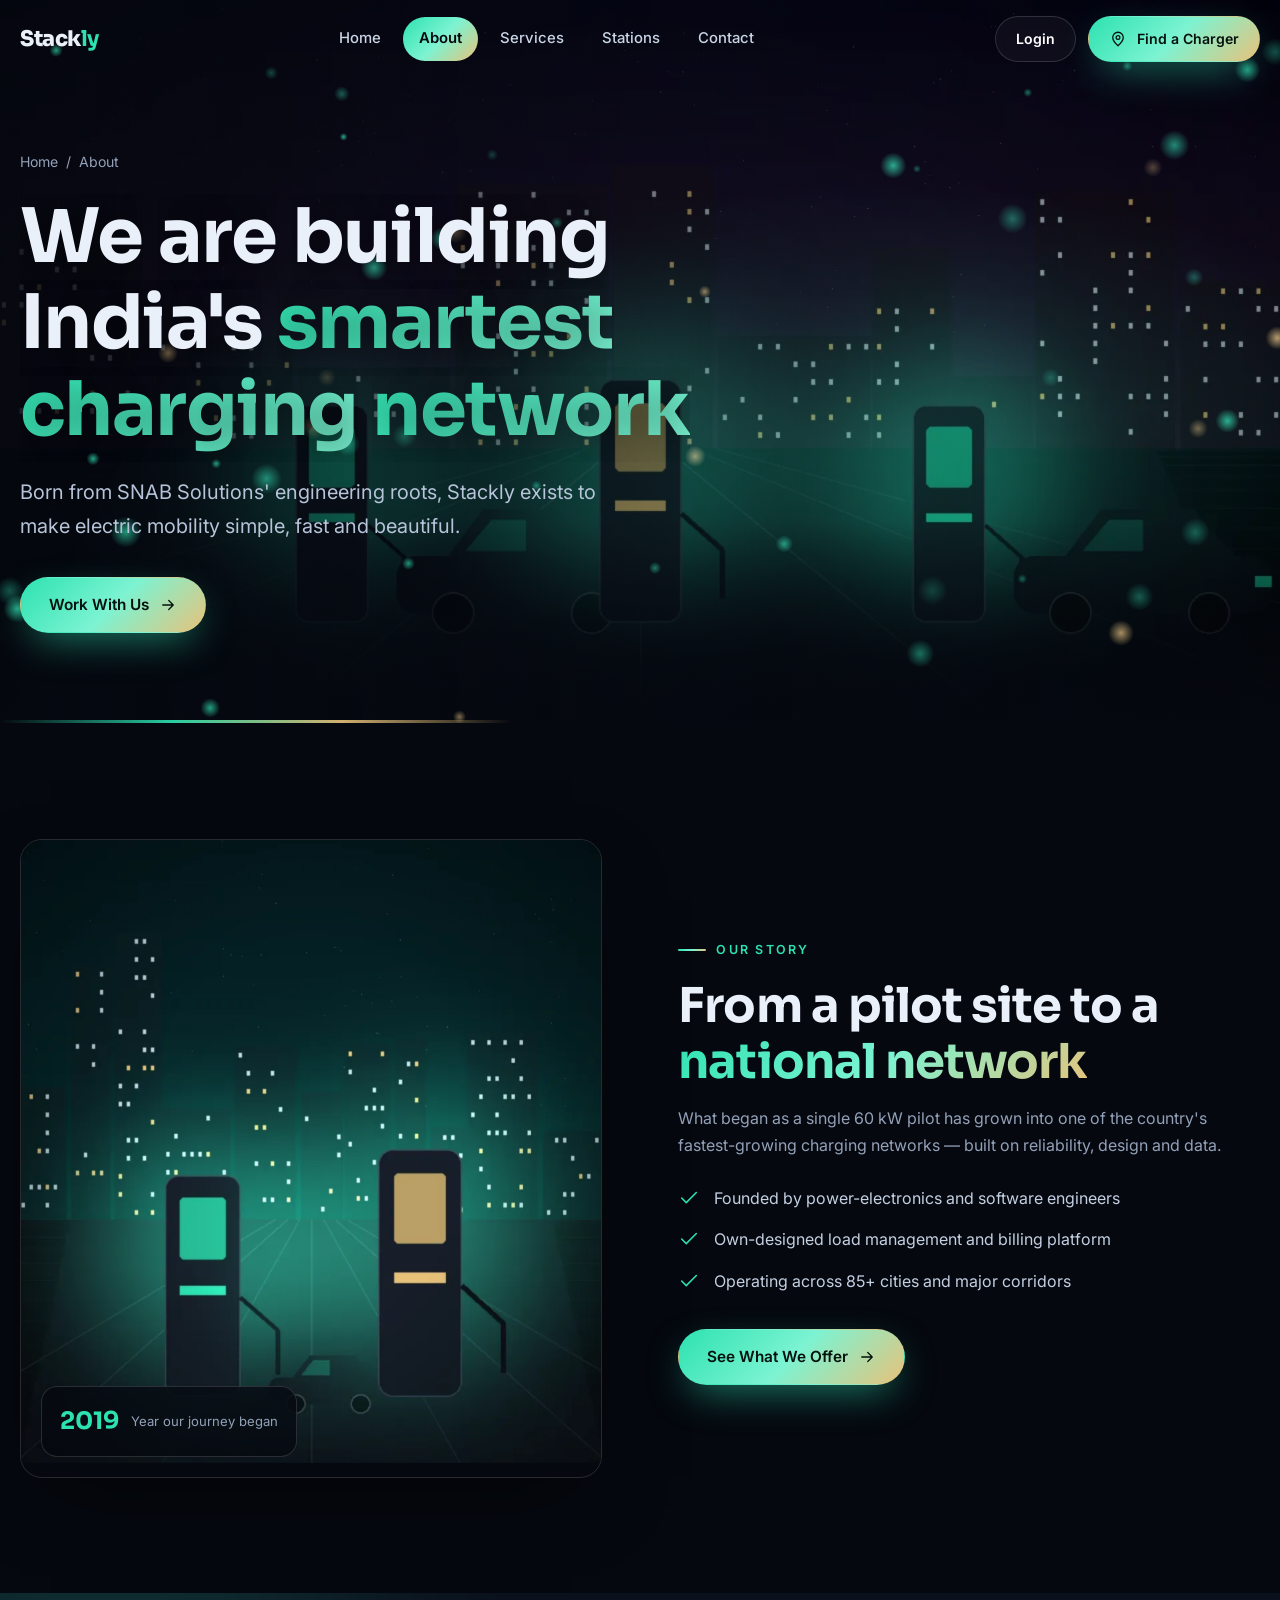
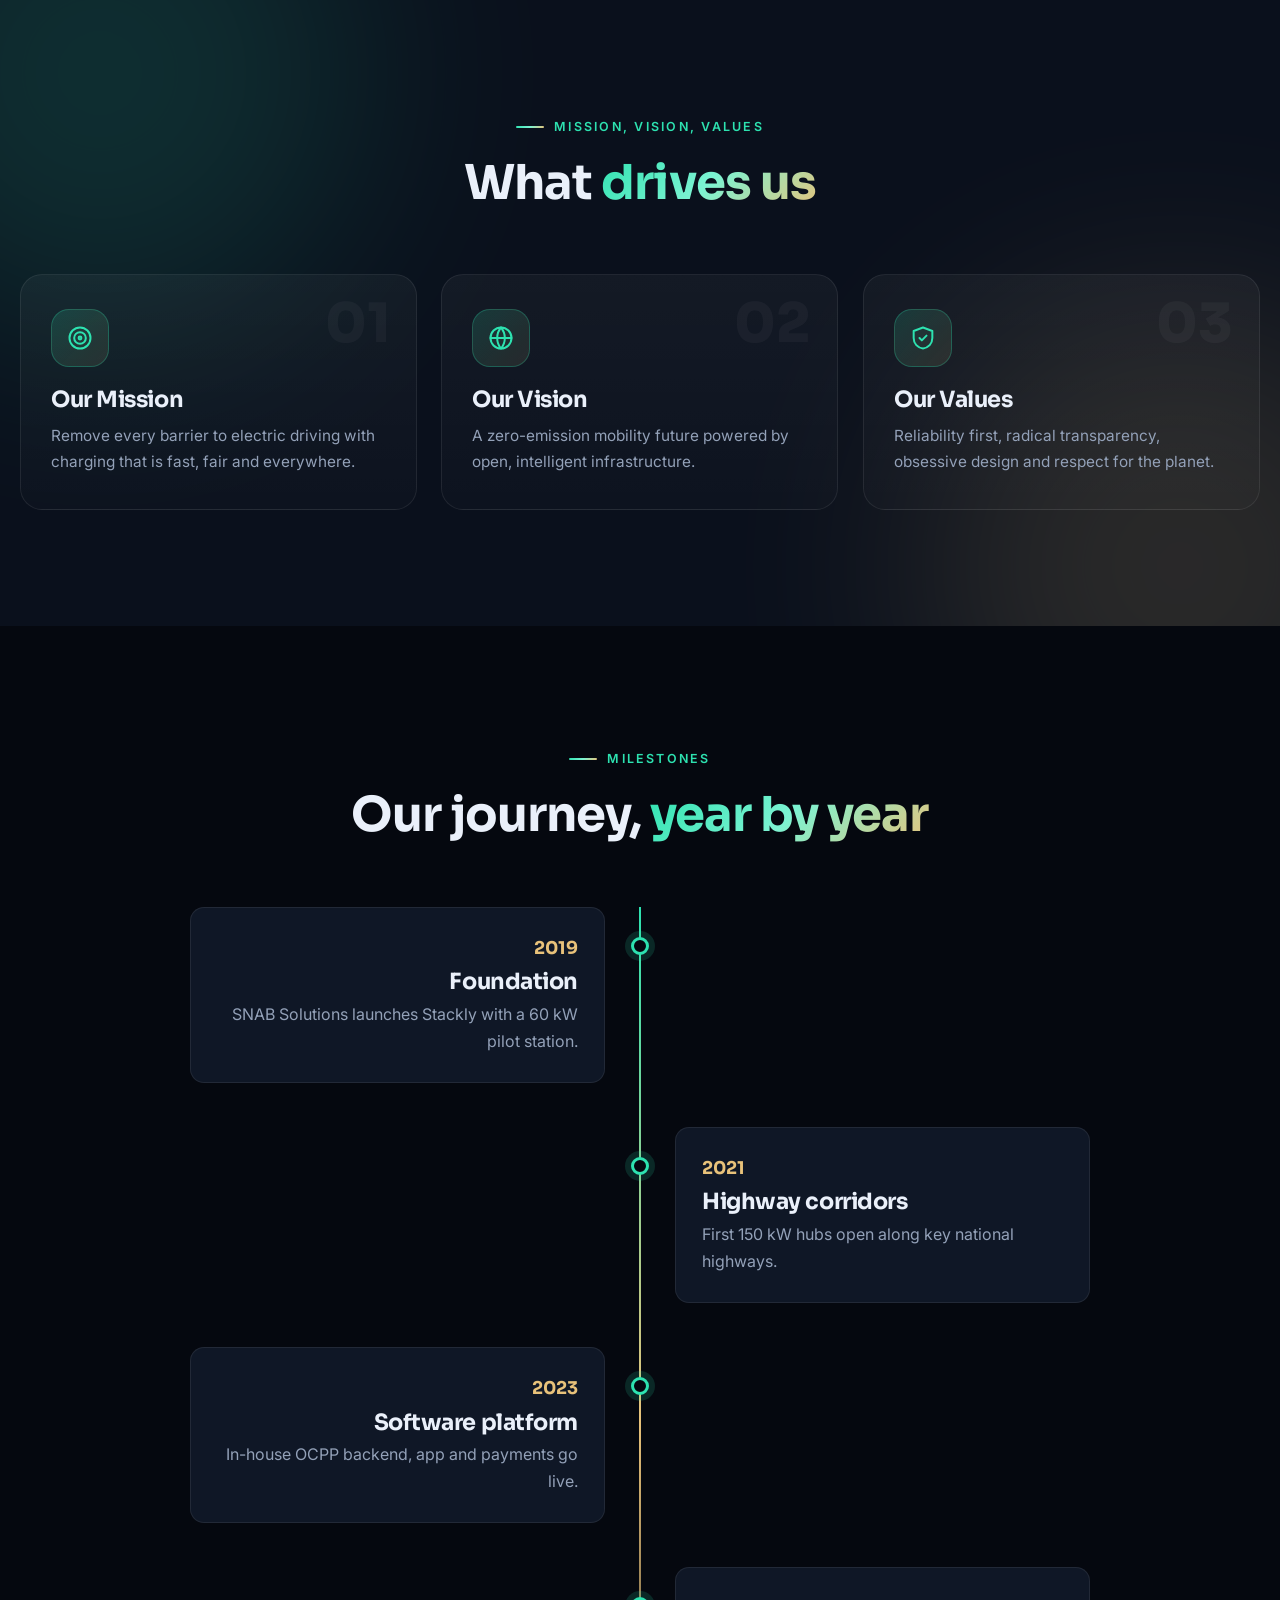
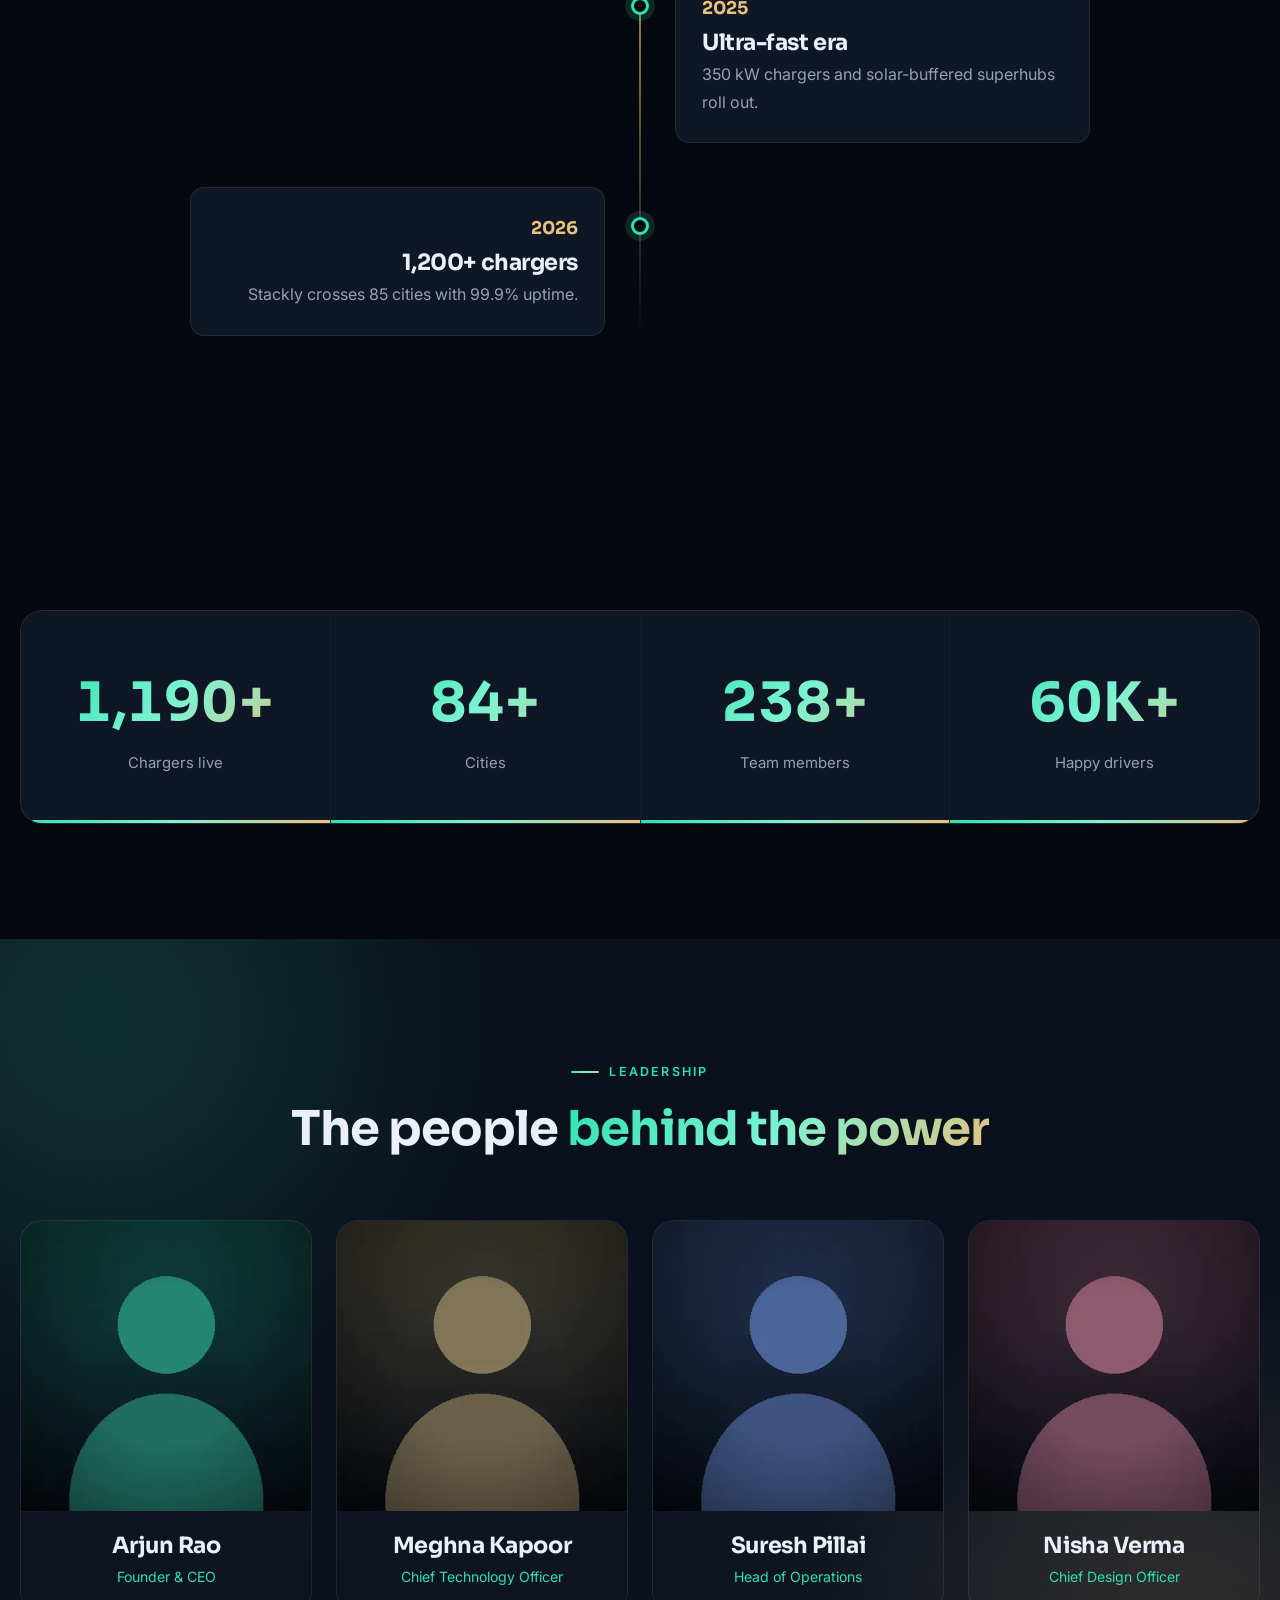
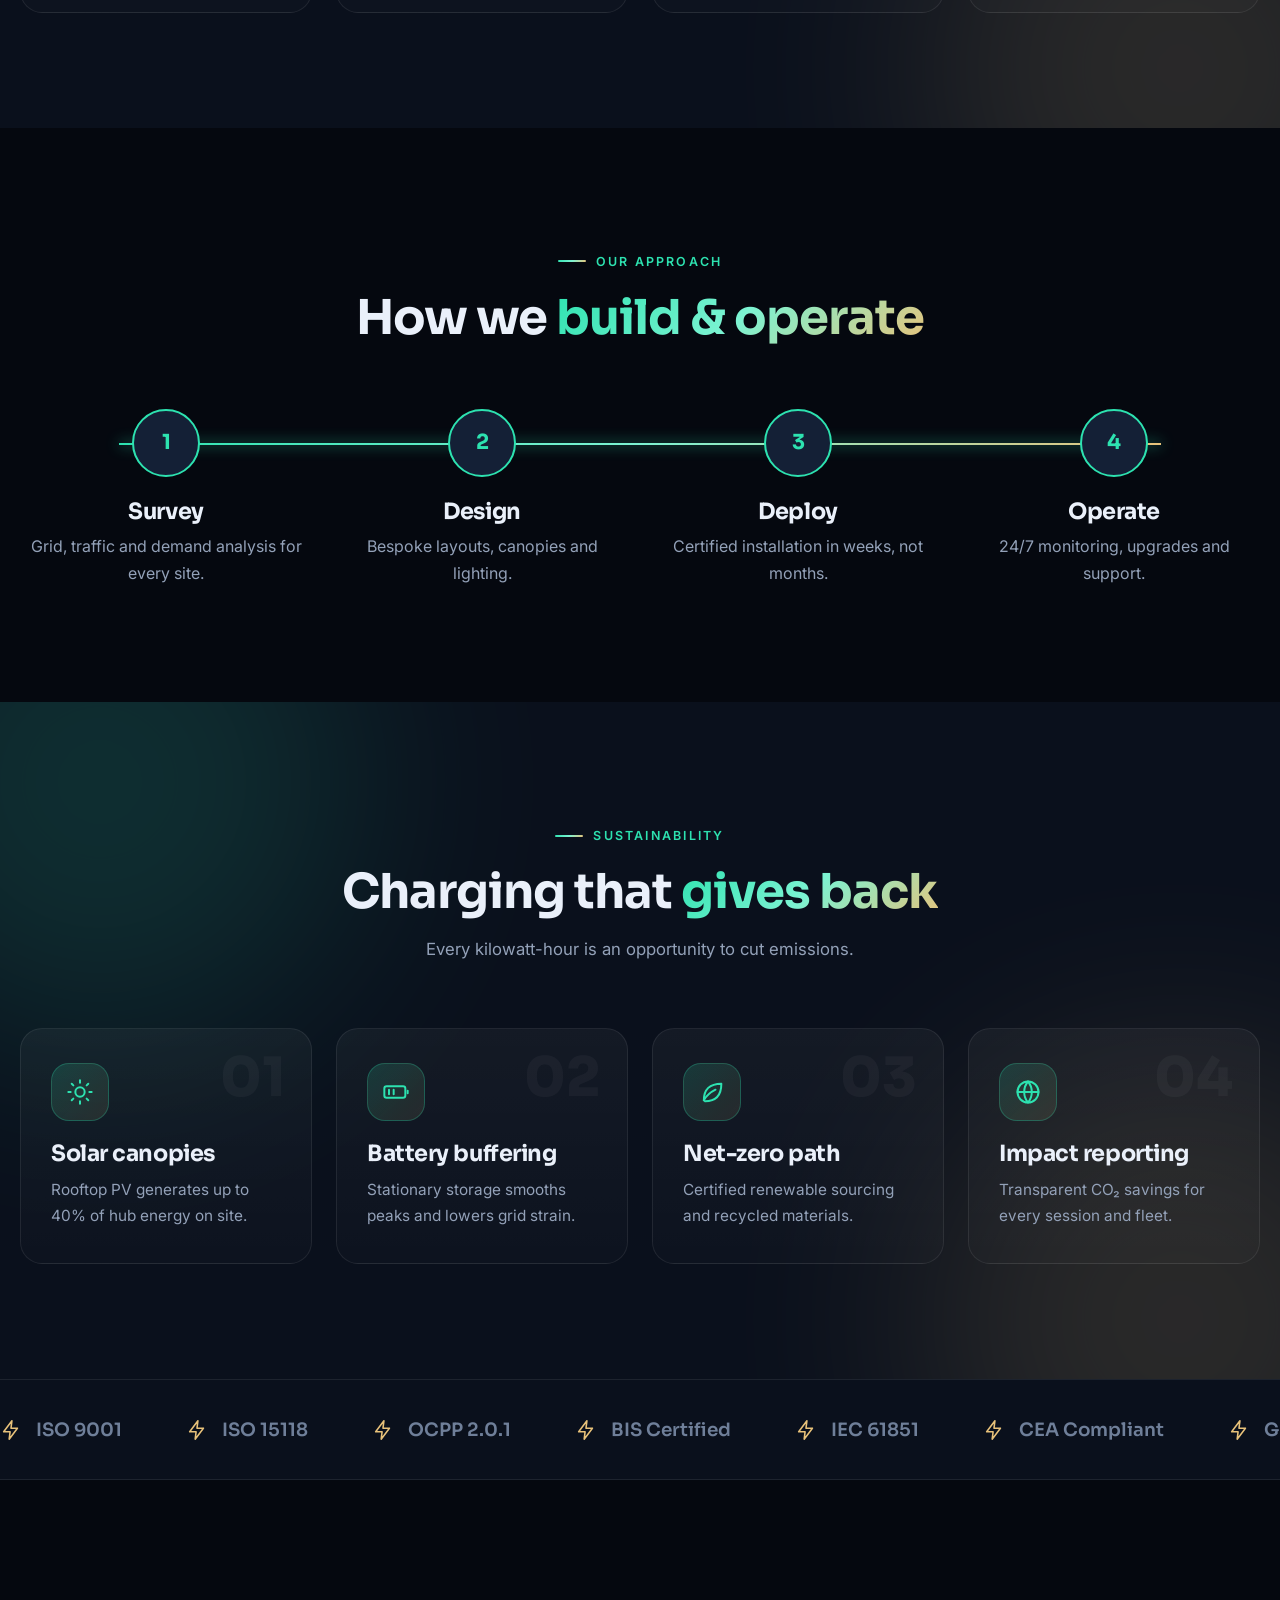
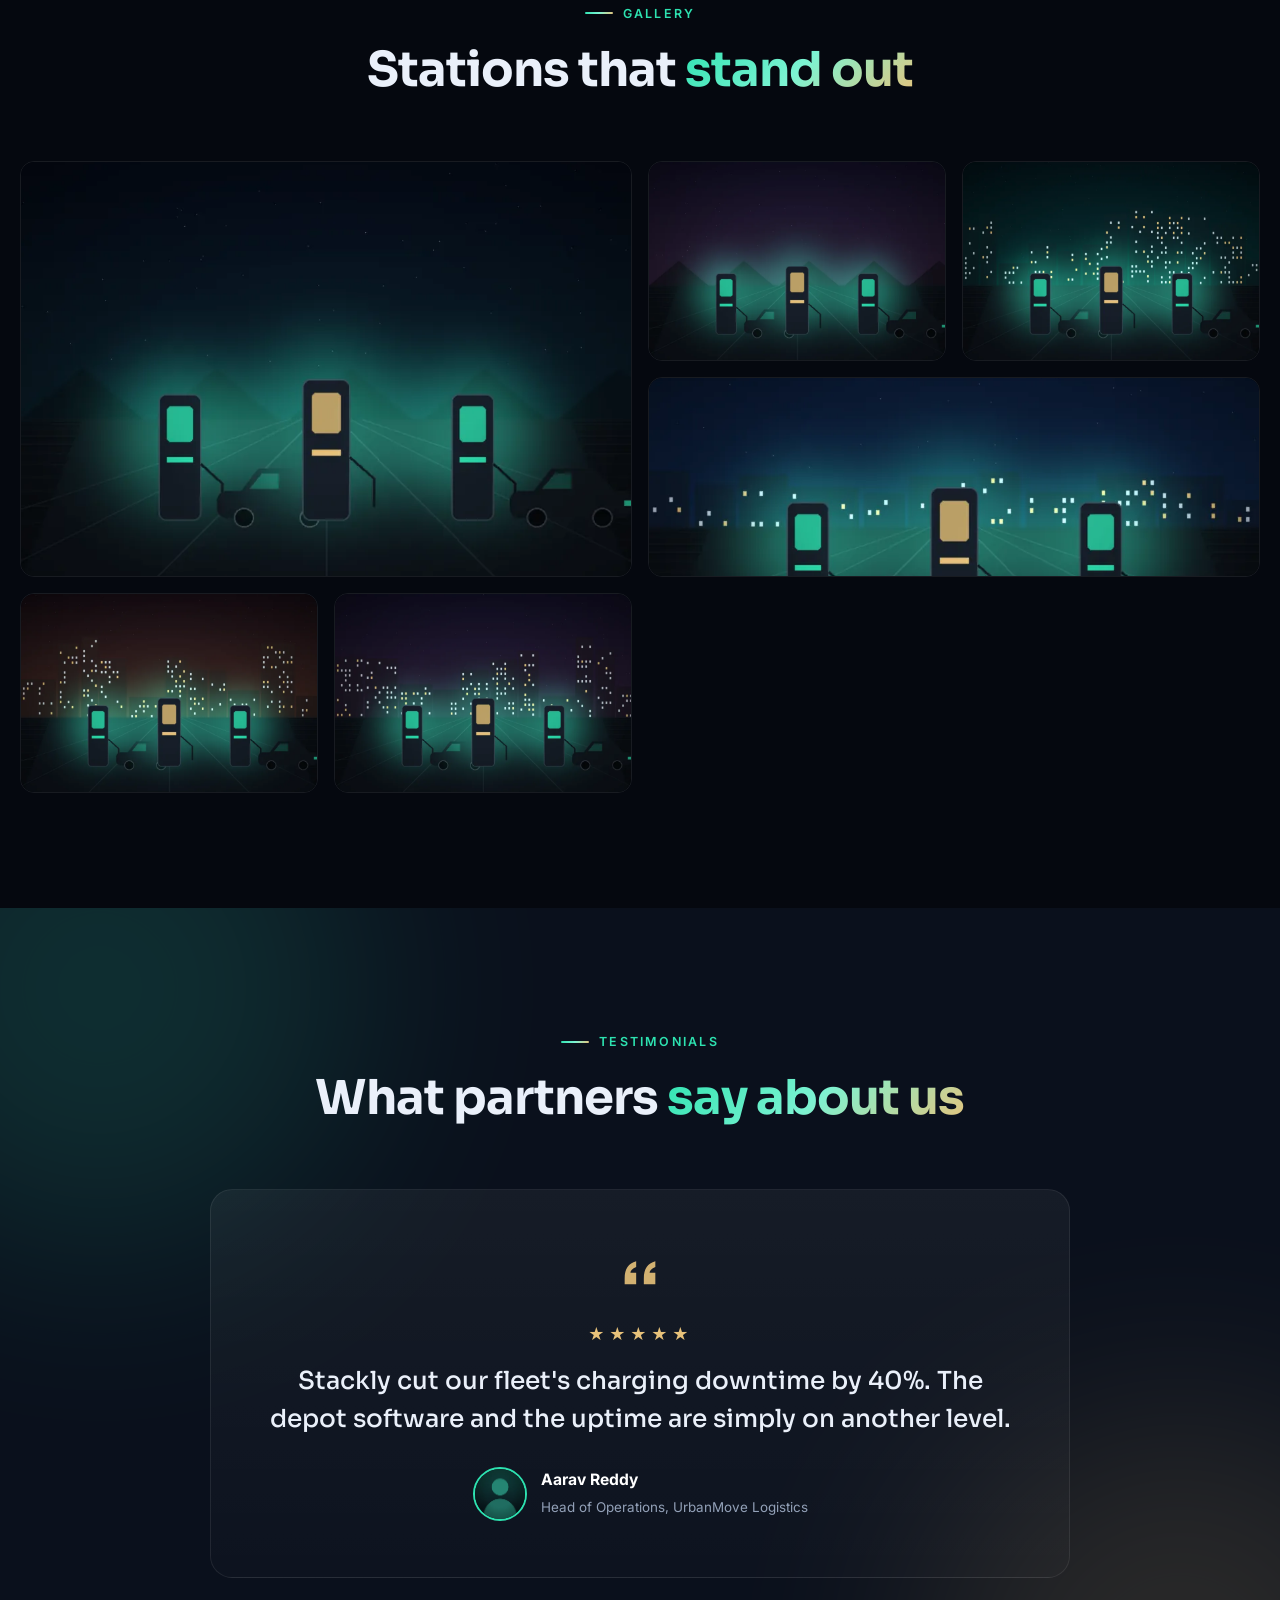
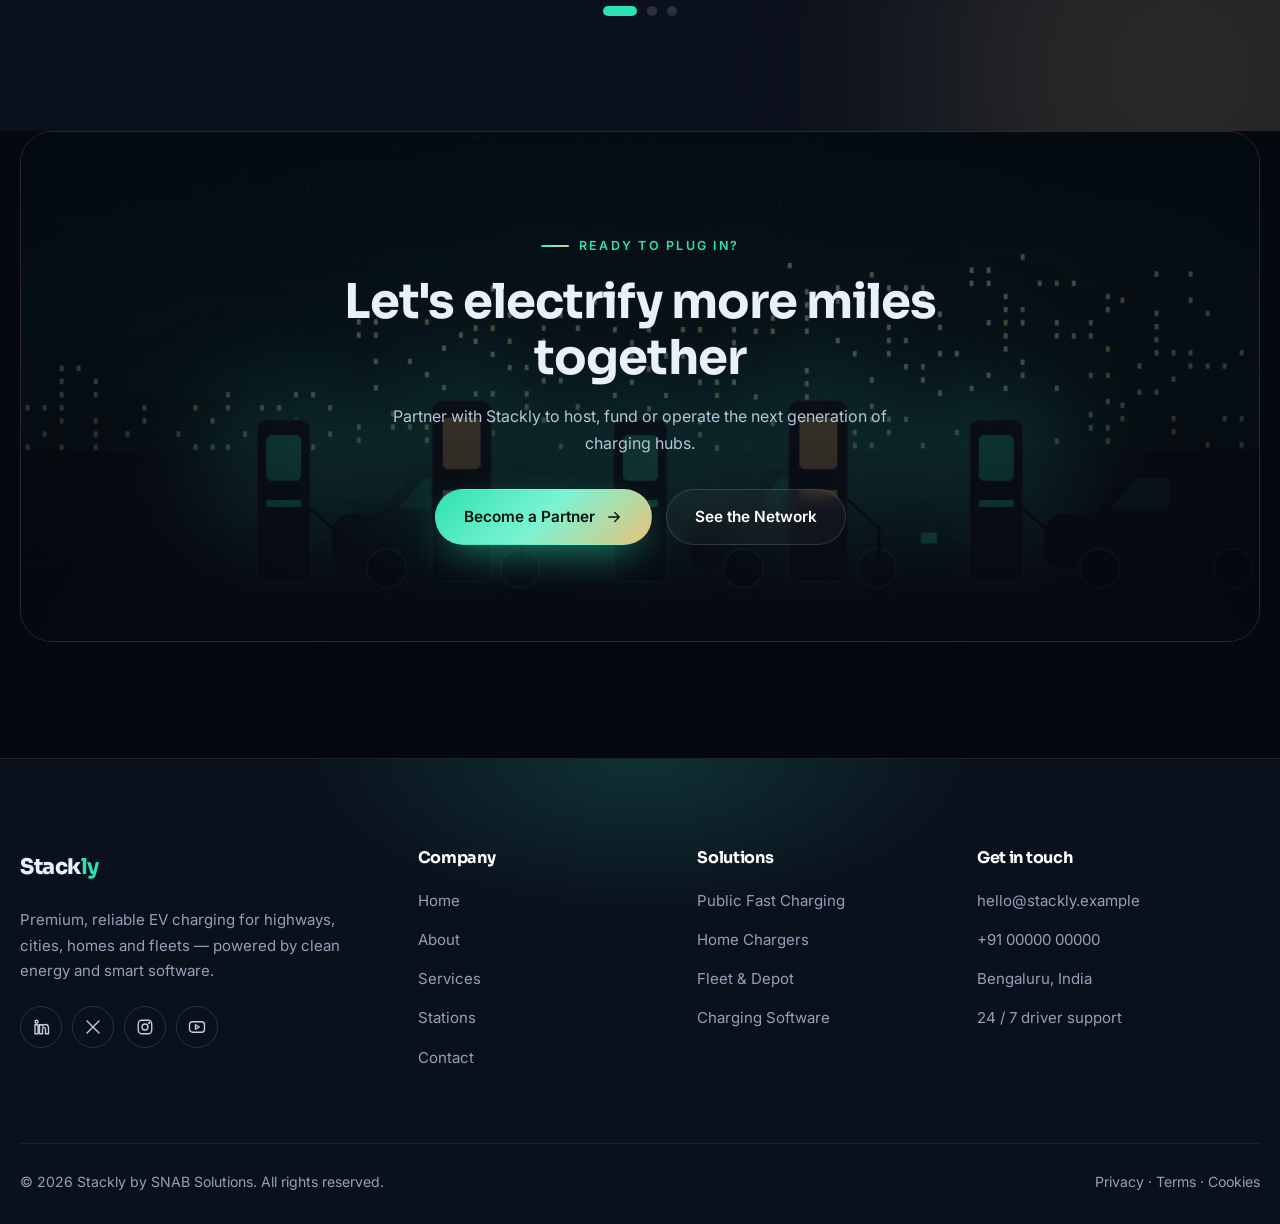
<file: about.html>
<!DOCTYPE html>
<html lang="en">
<head>
<meta charset="UTF-8">
<meta name="viewport" content="width=device-width, initial-scale=1, viewport-fit=cover">
<title>About | Stackly EV Charging</title>
<meta name="description" content="Meet Stackly — the team building India's smartest EV charging network.">
<meta name="theme-color" content="#05080F">
<link rel="icon" type="image/webp" href="[data-uri]">
<link rel="preconnect" href="https://fonts.googleapis.com">
<link rel="preconnect" href="https://fonts.gstatic.com" crossorigin>
<link href="https://fonts.googleapis.com/css2?family=Inter:wght@400;500;600&family=Sora:wght@600;700;800&display=swap" rel="stylesheet">
<link rel="stylesheet" href="css/style.css">
<noscript><style>body{opacity:1!important}.rv{opacity:1!important;transform:none!important}.split-media img{clip-path:none!important}.w>span{transform:none!important;opacity:1!important}.preloader{display:none}</style></noscript>
</head>
<body>
<div class="preloader" aria-hidden="true"><div><div class="bolt"><svg viewBox="0 0 24 24" fill="#2DE2B0"><path d="M13 2 4 14h7l-1 8 9-12h-7z"/></svg></div><div class="pl-bar"><i></i></div></div></div>
<div class="progress"></div><div class="cursor-glow"></div>
<header class="header"><div class="container nav">
<a href="index.html" class="logo" aria-label="Stackly home"><img src="https://wsrv.nl/?url=https://snabsolutions.in/wp-content/uploads/2026/02/stackly-snab-solutions.png&w=280&output=webp&q=85&fit=cover" alt="Stackly" width="130" height="42" onerror="this.outerHTML='<span class=&quot;logo-fb&quot;>Stack<b>ly</b></span>'"></a>
<nav class="menu" id="menu" aria-label="Main"><a href="index.html" class="">Home</a><a href="about.html" class="active">About</a><a href="services.html" class="">Services</a><a href="stations.html" class="">Stations</a><a href="contact.html" class="">Contact</a></nav>
<div class="nav-cta"><a href="login.html" class="btn btn-ghost btn-sm">Login</a><a href="stations.html" class="btn btn-primary btn-sm"><svg viewBox="0 0 24 24" width="18" height="18" fill="none" stroke="currentColor" stroke-width="1.7" stroke-linecap="round" stroke-linejoin="round" aria-hidden="true"><path d="M12 21s-7-6.2-7-11a7 7 0 0 1 14 0c0 4.8-7 11-7 11z"/><circle cx="12" cy="10" r="2.5"/></svg> Find a Charger</a>
<button class="burger" aria-label="Menu" aria-expanded="false"><span></span><span></span><span></span></button></div>
</div></header>
<main>
<section class="hero page-hero"><div class="hero-bg"><img data-local="[data-uri]" onerror="this.onerror=null;this.src=this.dataset.local" src="https://wsrv.nl/?url=images.pexels.com/photos/35736759/pexels-photo-35736759.jpeg&amp;w=1600&amp;h=900&amp;fit=cover&amp;output=webp&amp;q=55" alt="Electric car charging at a public station" width="1600" height="900" fetchpriority="high"></div>
<div class="container"><div class="hero-content">
<div class="crumbs rv"><a href="index.html">Home</a><span>/</span><span>About</span></div>
<h1 class="rv" style="--d:.08s">We are building India's <span class='grad-text'>smartest charging network</span></h1>
<p class="lead rv" style="--d:.16s">Born from SNAB Solutions' engineering roots, Stackly exists to make electric mobility simple, fast and beautiful.</p>
<div class="hero-actions rv" style="--d:.24s"><a href="contact.html" class="btn btn-primary">Work With Us <svg viewBox="0 0 24 24" width="18" height="18" fill="none" stroke="currentColor" stroke-width="1.7" stroke-linecap="round" stroke-linejoin="round" aria-hidden="true"><path d="M5 12h14M13 6l6 6-6 6"/></svg></a></div>
</div></div></section>
<section class="section "><div class="container"><div class="split"><div class="split-media rv l"><img data-local="[data-uri]" onerror="this.onerror=null;this.src=this.dataset.local" src="https://wsrv.nl/?url=images.pexels.com/photos/12737898/pexels-photo-12737898.jpeg&amp;w=1350&amp;h=1650&amp;fit=cover&amp;output=webp&amp;q=60" alt="Close-up of a fast-charging connector plugged into an electric car" loading="lazy" width="900" height="1100"><div class="tag-float"><b>2019</b><span>Year our journey began</span></div></div><div class="rv r"><span class="eyebrow">Our story</span><h2>From a pilot site to a <span class='grad-text'>national network</span></h2><p style="margin-top:16px">What began as a single 60 kW pilot has grown into one of the country's fastest-growing charging networks — built on reliability, design and data.</p><ul class="checks"><li><svg viewBox="0 0 24 24" width="24" height="24" fill="none" stroke="currentColor" stroke-width="1.7" stroke-linecap="round" stroke-linejoin="round" aria-hidden="true"><path d="m4 12 5 5L20 6"/></svg><span>Founded by power-electronics and software engineers</span></li><li><svg viewBox="0 0 24 24" width="24" height="24" fill="none" stroke="currentColor" stroke-width="1.7" stroke-linecap="round" stroke-linejoin="round" aria-hidden="true"><path d="m4 12 5 5L20 6"/></svg><span>Own-designed load management and billing platform</span></li><li><svg viewBox="0 0 24 24" width="24" height="24" fill="none" stroke="currentColor" stroke-width="1.7" stroke-linecap="round" stroke-linejoin="round" aria-hidden="true"><path d="m4 12 5 5L20 6"/></svg><span>Operating across 85+ cities and major corridors</span></li></ul><a href="services.html" class="btn btn-primary">See What We Offer <svg viewBox="0 0 24 24" width="18" height="18" fill="none" stroke="currentColor" stroke-width="1.7" stroke-linecap="round" stroke-linejoin="round" aria-hidden="true"><path d="M5 12h14M13 6l6 6-6 6"/></svg></a></div></div></div></section>
<section class="section alt"><div class="container"><div class="sec-head center rv"><span class="eyebrow">Mission, vision, values</span><h2>What <span class='grad-text'>drives us</span></h2></div><div class="grid g3"><article class="card rv" style="--d:0.0s"><span class="num">01</span><div class="icon"><svg viewBox="0 0 24 24" width="24" height="24" fill="none" stroke="currentColor" stroke-width="1.7" stroke-linecap="round" stroke-linejoin="round" aria-hidden="true"><circle cx="12" cy="12" r="9"/><circle cx="12" cy="12" r="5"/><circle cx="12" cy="12" r="1.2"/></svg></div><h3>Our Mission</h3><p>Remove every barrier to electric driving with charging that is fast, fair and everywhere.</p></article><article class="card rv" style="--d:0.08s"><span class="num">02</span><div class="icon"><svg viewBox="0 0 24 24" width="24" height="24" fill="none" stroke="currentColor" stroke-width="1.7" stroke-linecap="round" stroke-linejoin="round" aria-hidden="true"><circle cx="12" cy="12" r="9"/><path d="M3 12h18M12 3a14 14 0 0 1 0 18M12 3a14 14 0 0 0 0 18"/></svg></div><h3>Our Vision</h3><p>A zero-emission mobility future powered by open, intelligent infrastructure.</p></article><article class="card rv" style="--d:0.16s"><span class="num">03</span><div class="icon"><svg viewBox="0 0 24 24" width="24" height="24" fill="none" stroke="currentColor" stroke-width="1.7" stroke-linecap="round" stroke-linejoin="round" aria-hidden="true"><path d="M12 3 4 6v6c0 5 3.4 8.4 8 9 4.6-.6 8-4 8-9V6z"/><path d="m9 12 2 2 4-4"/></svg></div><h3>Our Values</h3><p>Reliability first, radical transparency, obsessive design and respect for the planet.</p></article></div></div></section>
<section class="section "><div class="container"><div class="sec-head center rv"><span class="eyebrow">Milestones</span><h2>Our journey, <span class='grad-text'>year by year</span></h2></div><div class="timeline"><div class="t-item rv"><div class="c"><div class="yr">2019</div><h3 style="margin:6px 0">Foundation</h3><p>SNAB Solutions launches Stackly with a 60 kW pilot station.</p></div></div><div class="t-item rv"><div class="c"><div class="yr">2021</div><h3 style="margin:6px 0">Highway corridors</h3><p>First 150 kW hubs open along key national highways.</p></div></div><div class="t-item rv"><div class="c"><div class="yr">2023</div><h3 style="margin:6px 0">Software platform</h3><p>In-house OCPP backend, app and payments go live.</p></div></div><div class="t-item rv"><div class="c"><div class="yr">2025</div><h3 style="margin:6px 0">Ultra-fast era</h3><p>350 kW chargers and solar-buffered superhubs roll out.</p></div></div><div class="t-item rv"><div class="c"><div class="yr">2026</div><h3 style="margin:6px 0">1,200+ chargers</h3><p>Stackly crosses 85 cities with 99.9% uptime.</p></div></div></div></div></section>
<section class="section "><div class="container"><div class="stats rv z"><div class="stat"><b data-count="1200" data-suffix="+">0</b><span>Chargers live</span></div><div class="stat"><b data-count="85" data-suffix="+">0</b><span>Cities</span></div><div class="stat"><b data-count="240" data-suffix="+">0</b><span>Team members</span></div><div class="stat"><b data-count="60" data-suffix="K+">0</b><span>Happy drivers</span></div></div></div></section>
<section class="section alt"><div class="container"><div class="sec-head center rv"><span class="eyebrow">Leadership</span><h2>The people <span class='grad-text'>behind the power</span></h2></div><div class="grid g4"><article class="card team rv" style="--d:0.0s"><img src="[data-uri]" alt="Arjun Rao" loading="lazy" width="420" height="420"><div class="tb"><h3>Arjun Rao</h3><span>Founder & CEO</span></div></article><article class="card team rv" style="--d:0.08s"><img src="[data-uri]" alt="Meghna Kapoor" loading="lazy" width="420" height="420"><div class="tb"><h3>Meghna Kapoor</h3><span>Chief Technology Officer</span></div></article><article class="card team rv" style="--d:0.16s"><img src="[data-uri]" alt="Suresh Pillai" loading="lazy" width="420" height="420"><div class="tb"><h3>Suresh Pillai</h3><span>Head of Operations</span></div></article><article class="card team rv" style="--d:0.24s"><img src="[data-uri]" alt="Nisha Verma" loading="lazy" width="420" height="420"><div class="tb"><h3>Nisha Verma</h3><span>Chief Design Officer</span></div></article></div></div></section>
<section class="section "><div class="container"><div class="sec-head center rv"><span class="eyebrow">Our approach</span><h2>How we <span class='grad-text'>build &amp; operate</span></h2></div><div class="steps"><div class="step rv" style="--d:0.0s"><div class="n">1</div><h3>Survey</h3><p>Grid, traffic and demand analysis for every site.</p></div><div class="step rv" style="--d:0.1s"><div class="n">2</div><h3>Design</h3><p>Bespoke layouts, canopies and lighting.</p></div><div class="step rv" style="--d:0.2s"><div class="n">3</div><h3>Deploy</h3><p>Certified installation in weeks, not months.</p></div><div class="step rv" style="--d:0.30000000000000004s"><div class="n">4</div><h3>Operate</h3><p>24/7 monitoring, upgrades and support.</p></div></div></div></section>
<section class="section alt"><div class="container"><div class="sec-head center rv"><span class="eyebrow">Sustainability</span><h2>Charging that <span class='grad-text'>gives back</span></h2><p>Every kilowatt-hour is an opportunity to cut emissions.</p></div><div class="grid g4"><article class="card rv" style="--d:0.0s"><span class="num">01</span><div class="icon"><svg viewBox="0 0 24 24" width="24" height="24" fill="none" stroke="currentColor" stroke-width="1.7" stroke-linecap="round" stroke-linejoin="round" aria-hidden="true"><circle cx="12" cy="12" r="4"/><path d="M12 2v2M12 20v2M4.9 4.9l1.4 1.4M17.7 17.7l1.4 1.4M2 12h2M20 12h2M4.9 19.1l1.4-1.4M17.7 6.3l1.4-1.4"/></svg></div><h3>Solar canopies</h3><p>Rooftop PV generates up to 40% of hub energy on site.</p></article><article class="card rv" style="--d:0.08s"><span class="num">02</span><div class="icon"><svg viewBox="0 0 24 24" width="24" height="24" fill="none" stroke="currentColor" stroke-width="1.7" stroke-linecap="round" stroke-linejoin="round" aria-hidden="true"><rect x="2" y="7" width="18" height="10" rx="2"/><path d="M22 11v2M6 10v4M10 10v4"/></svg></div><h3>Battery buffering</h3><p>Stationary storage smooths peaks and lowers grid strain.</p></article><article class="card rv" style="--d:0.16s"><span class="num">03</span><div class="icon"><svg viewBox="0 0 24 24" width="24" height="24" fill="none" stroke="currentColor" stroke-width="1.7" stroke-linecap="round" stroke-linejoin="round" aria-hidden="true"><path d="M5 19c0-9 5-14 15-14 0 10-5 15-14 15"/><path d="M5 19c3-5 6-7 10-9"/></svg></div><h3>Net-zero path</h3><p>Certified renewable sourcing and recycled materials.</p></article><article class="card rv" style="--d:0.24s"><span class="num">04</span><div class="icon"><svg viewBox="0 0 24 24" width="24" height="24" fill="none" stroke="currentColor" stroke-width="1.7" stroke-linecap="round" stroke-linejoin="round" aria-hidden="true"><circle cx="12" cy="12" r="9"/><path d="M3 12h18M12 3a14 14 0 0 1 0 18M12 3a14 14 0 0 0 0 18"/></svg></div><h3>Impact reporting</h3><p>Transparent CO₂ savings for every session and fleet.</p></article></div></div></section>
<section class="marquee" aria-label="Partners"><div class="marquee-track"><span><svg viewBox="0 0 24 24" width="22" height="22" fill="none" stroke="currentColor" stroke-width="1.7" stroke-linecap="round" stroke-linejoin="round" aria-hidden="true"><path d="M13 2 4 14h7l-1 8 9-12h-7z"/></svg> ISO 9001</span><span><svg viewBox="0 0 24 24" width="22" height="22" fill="none" stroke="currentColor" stroke-width="1.7" stroke-linecap="round" stroke-linejoin="round" aria-hidden="true"><path d="M13 2 4 14h7l-1 8 9-12h-7z"/></svg> ISO 15118</span><span><svg viewBox="0 0 24 24" width="22" height="22" fill="none" stroke="currentColor" stroke-width="1.7" stroke-linecap="round" stroke-linejoin="round" aria-hidden="true"><path d="M13 2 4 14h7l-1 8 9-12h-7z"/></svg> OCPP 2.0.1</span><span><svg viewBox="0 0 24 24" width="22" height="22" fill="none" stroke="currentColor" stroke-width="1.7" stroke-linecap="round" stroke-linejoin="round" aria-hidden="true"><path d="M13 2 4 14h7l-1 8 9-12h-7z"/></svg> BIS Certified</span><span><svg viewBox="0 0 24 24" width="22" height="22" fill="none" stroke="currentColor" stroke-width="1.7" stroke-linecap="round" stroke-linejoin="round" aria-hidden="true"><path d="M13 2 4 14h7l-1 8 9-12h-7z"/></svg> IEC 61851</span><span><svg viewBox="0 0 24 24" width="22" height="22" fill="none" stroke="currentColor" stroke-width="1.7" stroke-linecap="round" stroke-linejoin="round" aria-hidden="true"><path d="M13 2 4 14h7l-1 8 9-12h-7z"/></svg> CEA Compliant</span><span><svg viewBox="0 0 24 24" width="22" height="22" fill="none" stroke="currentColor" stroke-width="1.7" stroke-linecap="round" stroke-linejoin="round" aria-hidden="true"><path d="M13 2 4 14h7l-1 8 9-12h-7z"/></svg> Green Mark</span><span><svg viewBox="0 0 24 24" width="22" height="22" fill="none" stroke="currentColor" stroke-width="1.7" stroke-linecap="round" stroke-linejoin="round" aria-hidden="true"><path d="M13 2 4 14h7l-1 8 9-12h-7z"/></svg> ISO 27001</span><span><svg viewBox="0 0 24 24" width="22" height="22" fill="none" stroke="currentColor" stroke-width="1.7" stroke-linecap="round" stroke-linejoin="round" aria-hidden="true"><path d="M13 2 4 14h7l-1 8 9-12h-7z"/></svg> ISO 9001</span><span><svg viewBox="0 0 24 24" width="22" height="22" fill="none" stroke="currentColor" stroke-width="1.7" stroke-linecap="round" stroke-linejoin="round" aria-hidden="true"><path d="M13 2 4 14h7l-1 8 9-12h-7z"/></svg> ISO 15118</span><span><svg viewBox="0 0 24 24" width="22" height="22" fill="none" stroke="currentColor" stroke-width="1.7" stroke-linecap="round" stroke-linejoin="round" aria-hidden="true"><path d="M13 2 4 14h7l-1 8 9-12h-7z"/></svg> OCPP 2.0.1</span><span><svg viewBox="0 0 24 24" width="22" height="22" fill="none" stroke="currentColor" stroke-width="1.7" stroke-linecap="round" stroke-linejoin="round" aria-hidden="true"><path d="M13 2 4 14h7l-1 8 9-12h-7z"/></svg> BIS Certified</span><span><svg viewBox="0 0 24 24" width="22" height="22" fill="none" stroke="currentColor" stroke-width="1.7" stroke-linecap="round" stroke-linejoin="round" aria-hidden="true"><path d="M13 2 4 14h7l-1 8 9-12h-7z"/></svg> IEC 61851</span><span><svg viewBox="0 0 24 24" width="22" height="22" fill="none" stroke="currentColor" stroke-width="1.7" stroke-linecap="round" stroke-linejoin="round" aria-hidden="true"><path d="M13 2 4 14h7l-1 8 9-12h-7z"/></svg> CEA Compliant</span><span><svg viewBox="0 0 24 24" width="22" height="22" fill="none" stroke="currentColor" stroke-width="1.7" stroke-linecap="round" stroke-linejoin="round" aria-hidden="true"><path d="M13 2 4 14h7l-1 8 9-12h-7z"/></svg> Green Mark</span><span><svg viewBox="0 0 24 24" width="22" height="22" fill="none" stroke="currentColor" stroke-width="1.7" stroke-linecap="round" stroke-linejoin="round" aria-hidden="true"><path d="M13 2 4 14h7l-1 8 9-12h-7z"/></svg> ISO 27001</span></div></section>
<section class="section "><div class="container"><div class="sec-head center rv"><span class="eyebrow">Gallery</span><h2>Stations that <span class='grad-text'>stand out</span></h2></div><div class="gallery"><figure class="rv z" style="--d:0.0s"><img data-local="[data-uri]" onerror="this.onerror=null;this.src=this.dataset.local" src="https://wsrv.nl/?url=images.pexels.com/photos/8827011/pexels-photo-8827011.jpeg&amp;w=1350&amp;h=930&amp;fit=cover&amp;output=webp&amp;q=60" alt="Highway Hub" loading="lazy" width="900" height="620"><figcaption>Highway Hub</figcaption></figure><figure class="rv z" style="--d:0.06s"><img data-local="[data-uri]" onerror="this.onerror=null;this.src=this.dataset.local" src="https://wsrv.nl/?url=images.pexels.com/photos/9799743/pexels-photo-9799743.jpeg&amp;w=1350&amp;h=930&amp;fit=cover&amp;output=webp&amp;q=60" alt="Electric car close-up plugged in at a charging bay" loading="lazy" width="900" height="620"><figcaption>Night Charging</figcaption></figure><figure class="rv z" style="--d:0.12s"><img data-local="[data-uri]" onerror="this.onerror=null;this.src=this.dataset.local" src="https://wsrv.nl/?url=images.pexels.com/photos/24376862/pexels-photo-24376862.jpeg&amp;w=1350&amp;h=930&amp;fit=cover&amp;output=webp&amp;q=60" alt="City Superhub" loading="lazy" width="900" height="620"><figcaption>City Superhub</figcaption></figure><figure class="rv z" style="--d:0.18s"><img data-local="[data-uri]" onerror="this.onerror=null;this.src=this.dataset.local" src="https://wsrv.nl/?url=images.pexels.com/photos/11554746/pexels-photo-11554746.jpeg&amp;w=1350&amp;h=930&amp;fit=cover&amp;output=webp&amp;q=60" alt="Airport Terminal" loading="lazy" width="900" height="620"><figcaption>Airport Terminal</figcaption></figure><figure class="rv z" style="--d:0.24s"><img data-local="[data-uri]" onerror="this.onerror=null;this.src=this.dataset.local" src="https://wsrv.nl/?url=images.pexels.com/photos/3846205/pexels-photo-3846205.jpeg&amp;w=1350&amp;h=930&amp;fit=cover&amp;output=webp&amp;q=60" alt="Electric car plugged in and charging" loading="lazy" width="900" height="620"><figcaption>Evening Bays</figcaption></figure><figure class="rv z" style="--d:0.3s"><img data-local="[data-uri]" onerror="this.onerror=null;this.src=this.dataset.local" src="https://wsrv.nl/?url=images.pexels.com/photos/9799991/pexels-photo-9799991.jpeg&amp;w=1350&amp;h=930&amp;fit=cover&amp;output=webp&amp;q=60" alt="Mall Plaza" loading="lazy" width="900" height="620"><figcaption>Mall Plaza</figcaption></figure></div></div></section>
<section class="section alt"><div class="container"><div class="sec-head center rv"><span class="eyebrow">Testimonials</span><h2>What partners <span class='grad-text'>say about us</span></h2></div><div class="slider rv"><div class="slides"><div class="slide"><div class="quote"><svg class="q" viewBox="0 0 24 24" fill="currentColor"><path d="M4 17c0-5 2-8 6-9v3c-2 .8-3 2-3 3h3v6H4zm10 0c0-5 2-8 6-9v3c-2 .8-3 2-3 3h3v6h-6z"/></svg><div class="stars">★★★★★</div><blockquote>Stackly cut our fleet's charging downtime by 40%. The depot software and the uptime are simply on another level.</blockquote><div class="who"><img src="[data-uri]" alt="Aarav Reddy" width="54" height="54" loading="lazy"><div><b>Aarav Reddy</b><span>Head of Operations, UrbanMove Logistics</span></div></div></div></div><div class="slide"><div class="quote"><svg class="q" viewBox="0 0 24 24" fill="currentColor"><path d="M4 17c0-5 2-8 6-9v3c-2 .8-3 2-3 3h3v6H4zm10 0c0-5 2-8 6-9v3c-2 .8-3 2-3 3h3v6h-6z"/></svg><div class="stars">★★★★★</div><blockquote>I plan every highway trip around Stackly hubs now. Clean lounges, fast bays and an app that never lets me down.</blockquote><div class="who"><img src="[data-uri]" alt="Meera Krishnan" width="54" height="54" loading="lazy"><div><b>Meera Krishnan</b><span>EV owner & travel blogger</span></div></div></div></div><div class="slide"><div class="quote"><svg class="q" viewBox="0 0 24 24" fill="currentColor"><path d="M4 17c0-5 2-8 6-9v3c-2 .8-3 2-3 3h3v6H4zm10 0c0-5 2-8 6-9v3c-2 .8-3 2-3 3h3v6h-6z"/></svg><div class="stars">★★★★★</div><blockquote>Installation across our five malls took three weeks. Footfall and dwell time both went up noticeably.</blockquote><div class="who"><img src="[data-uri]" alt="Sanjay Patel" width="54" height="54" loading="lazy"><div><b>Sanjay Patel</b><span>Director, Orbit Retail Parks</span></div></div></div></div></div><div class="dots"></div></div></div></section>
<section class="section" style="padding-top:0"><div class="container"><div class="cta rv z"><div class="cta-bg"><img data-local="[data-uri]" onerror="this.onerror=null;this.src=this.dataset.local" src="https://wsrv.nl/?url=images.pexels.com/photos/37576219/pexels-photo-37576219.jpeg&amp;w=1600&amp;h=700&amp;fit=cover&amp;output=webp&amp;q=55" alt="" width="1600" height="700" loading="lazy"></div>
<span class="eyebrow">Ready to plug in?</span><h2>Let's electrify more miles together</h2><p>Partner with Stackly to host, fund or operate the next generation of charging hubs.</p>
<div class="hero-actions"><a href="contact.html" class="btn btn-primary">Become a Partner <svg viewBox="0 0 24 24" width="18" height="18" fill="none" stroke="currentColor" stroke-width="1.7" stroke-linecap="round" stroke-linejoin="round" aria-hidden="true"><path d="M5 12h14M13 6l6 6-6 6"/></svg></a><a href="stations.html" class="btn btn-ghost">See the Network</a></div></div></div></section>
</main>
<footer class="footer"><div class="container">
<div class="f-grid">
<div class="f-about"><a href="index.html" class="logo"><img src="https://wsrv.nl/?url=https://snabsolutions.in/wp-content/uploads/2026/02/stackly-snab-solutions.png&w=280&output=webp&q=85&fit=cover" alt="Stackly" width="130" height="42" loading="lazy" onerror="this.outerHTML='<span class=&quot;logo-fb&quot;>Stack<b>ly</b></span>'"></a>
<p>Premium, reliable EV charging for highways, cities, homes and fleets — powered by clean energy and smart software.</p>
<div class="social"><a href="404.html" aria-label="LinkedIn"><svg viewBox="0 0 24 24" fill="none" stroke="currentColor" stroke-width="1.8" stroke-linecap="round" stroke-linejoin="round"><path d="M4 9h4v12H4zM6 3a2 2 0 1 1 0 4 2 2 0 0 1 0-4zM10 9h4v2c.8-1.4 2.2-2.3 4-2.3 3 0 4 2 4 5V21h-4v-6c0-1.5-.5-2.5-2-2.5S14 13.5 14 15v6h-4z"/></svg></a><a href="404.html" aria-label="X"><svg viewBox="0 0 24 24" fill="none" stroke="currentColor" stroke-width="1.8" stroke-linecap="round" stroke-linejoin="round"><path d="M4 4l16 16M20 4 4 20"/></svg></a><a href="404.html" aria-label="Instagram"><svg viewBox="0 0 24 24" fill="none" stroke="currentColor" stroke-width="1.8" stroke-linecap="round" stroke-linejoin="round"><rect x="3" y="3" width="18" height="18" rx="5"/><circle cx="12" cy="12" r="4"/><circle cx="17.5" cy="6.5" r=".6"/></svg></a><a href="404.html" aria-label="YouTube"><svg viewBox="0 0 24 24" fill="none" stroke="currentColor" stroke-width="1.8" stroke-linecap="round" stroke-linejoin="round"><rect x="2" y="5" width="20" height="14" rx="4"/><path d="m10 9 5 3-5 3z"/></svg></a></div></div>
<div><h4>Company</h4><ul><li><a href="index.html">Home</a></li><li><a href="about.html">About</a></li><li><a href="services.html">Services</a></li><li><a href="stations.html">Stations</a></li><li><a href="contact.html">Contact</a></li></ul></div>
<div><h4>Solutions</h4><ul><li><a href="services.html">Public Fast Charging</a></li><li><a href="services.html">Home Chargers</a></li><li><a href="services.html">Fleet &amp; Depot</a></li><li><a href="services.html">Charging Software</a></li></ul></div>
<div><h4>Get in touch</h4><ul><li><a href="mailto:hello@stackly.example">hello@stackly.example</a></li><li><a href="tel:+910000000000">+91 00000 00000</a></li><li><a href="contact.html">Bengaluru, India</a></li><li><a href="contact.html">24 / 7 driver support</a></li></ul></div>
</div>
<div class="f-bottom"><span>© <span data-year>2026</span> Stackly by SNAB Solutions. All rights reserved.</span><span>Privacy · Terms · Cookies</span></div>
</div></footer>
<button class="to-top" aria-label="Back to top"><svg viewBox="0 0 24 24" width="24" height="24" fill="none" stroke="currentColor" stroke-width="1.7" stroke-linecap="round" stroke-linejoin="round" aria-hidden="true"><path d="m6 15 6-6 6 6"/></svg></button>
<script src="js/main.js"></script>
</body></html>
</file>
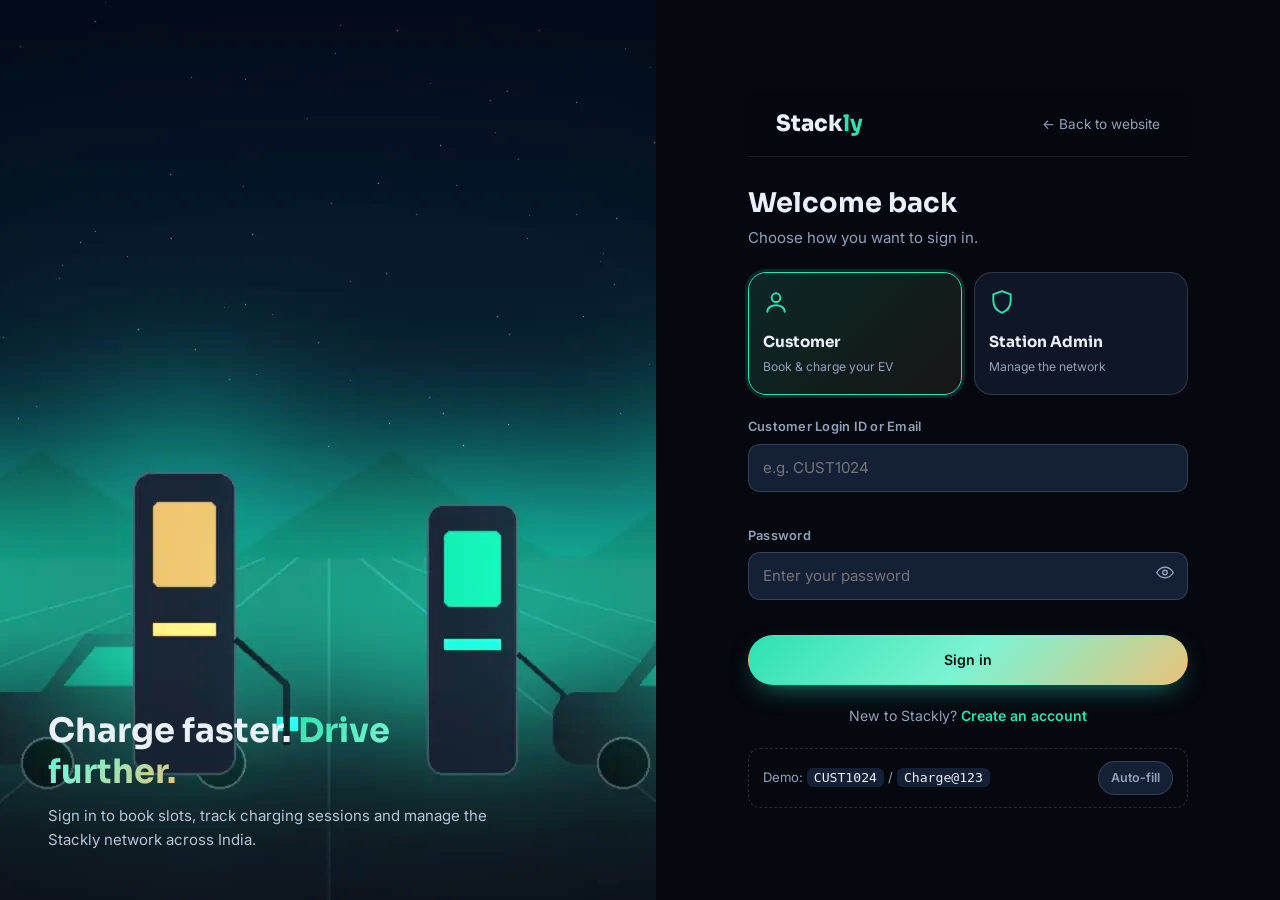
<file: admin-dashboard.html>
<!DOCTYPE html>
<html lang="en">
<head>
<meta charset="utf-8">
<meta name="viewport" content="width=device-width,initial-scale=1">
<title>Admin Dashboard | Stackly EV Charging</title>
<meta name="robots" content="noindex">
<script>try{var t=localStorage.getItem('stacklyTheme');if(t)document.documentElement.setAttribute('data-theme',t)}catch(e){}</script>
<link rel="preconnect" href="https://fonts.googleapis.com"><link rel="preconnect" href="https://fonts.gstatic.com" crossorigin>
<link href="https://fonts.googleapis.com/css2?family=Inter:wght@400;500;600&family=Sora:wght@600;700;800&display=swap" rel="stylesheet">
<link rel="stylesheet" href="css/dashboard.css">
</head>
<body>
<div class="app">
<aside class="side" aria-label="Sidebar">
<div class="brand"><a href="index.html" class="logo" aria-label="Stackly home"><img src="https://wsrv.nl/?url=https://snabsolutions.in/wp-content/uploads/2026/02/stackly-snab-solutions.png&w=280&output=webp&q=85&fit=cover" alt="Stackly" width="130" height="42" onerror="this.outerHTML='<span class=&quot;logo-fb&quot;>Stack<b>ly</b></span>'"></a></div>
<div class="nav-title">Station Admin</div>
<nav class="nav"><button data-view="overview"><span data-ic="home"></span>Overview</button><button data-view="stations"><span data-ic="bolt"></span>Stations</button><button data-view="bookings"><span data-ic="calendar"></span>Bookings</button><button data-view="customers"><span data-ic="users"></span>Customers</button><button data-view="reports"><span data-ic="chart"></span>Reports</button><button data-view="settings"><span data-ic="settings"></span>Settings</button></nav>
<div class="nav">
<a href="index.html"><span data-ic="home"></span>Back to website</a>
</div>
<div class="who"><small>Login ID</small><div class="lid" data-bind="lid">—</div><div class="nm" data-bind="name"></div><div class="tm" data-bind="time"></div></div>
</aside>
<div class="scrim"></div>
<div class="main">
<header class="top">
<button class="burger" id="burger" aria-label="Open menu"><span data-ic="menu"></span></button>
<h1 id="pageTitle">Overview</h1>
<button class="iconbtn" id="themeBtn" aria-label="Toggle light / dark theme"><span data-ic="sun"></span></button>
<button class="iconbtn" id="bellBtn" aria-label="Notifications"><span data-ic="bell"></span><span class="dot hide" id="bellDot">0</span></button>
<div class="chip"><span class="avatar" data-bind="ini">··</span><div class="cn"><b data-bind="lid">—</b><span>Admin</span></div></div>
<button class="btn btn-ghost" id="logoutBtn"><span data-ic="logout"></span><span class="cn">Sign out</span></button>
<div class="drop hide" id="bellDrop"></div>
</header>
<main class="content"><section class="view" id="view-overview"></section><section class="view" id="view-stations"></section><section class="view" id="view-bookings"></section><section class="view" id="view-customers"></section><section class="view" id="view-reports"></section><section class="view" id="view-settings"></section></main>
</div>
</div>
<script src="js/dashboard.js"></script>
<script src="js/admin.js"></script>
</body>
</html>
</file>
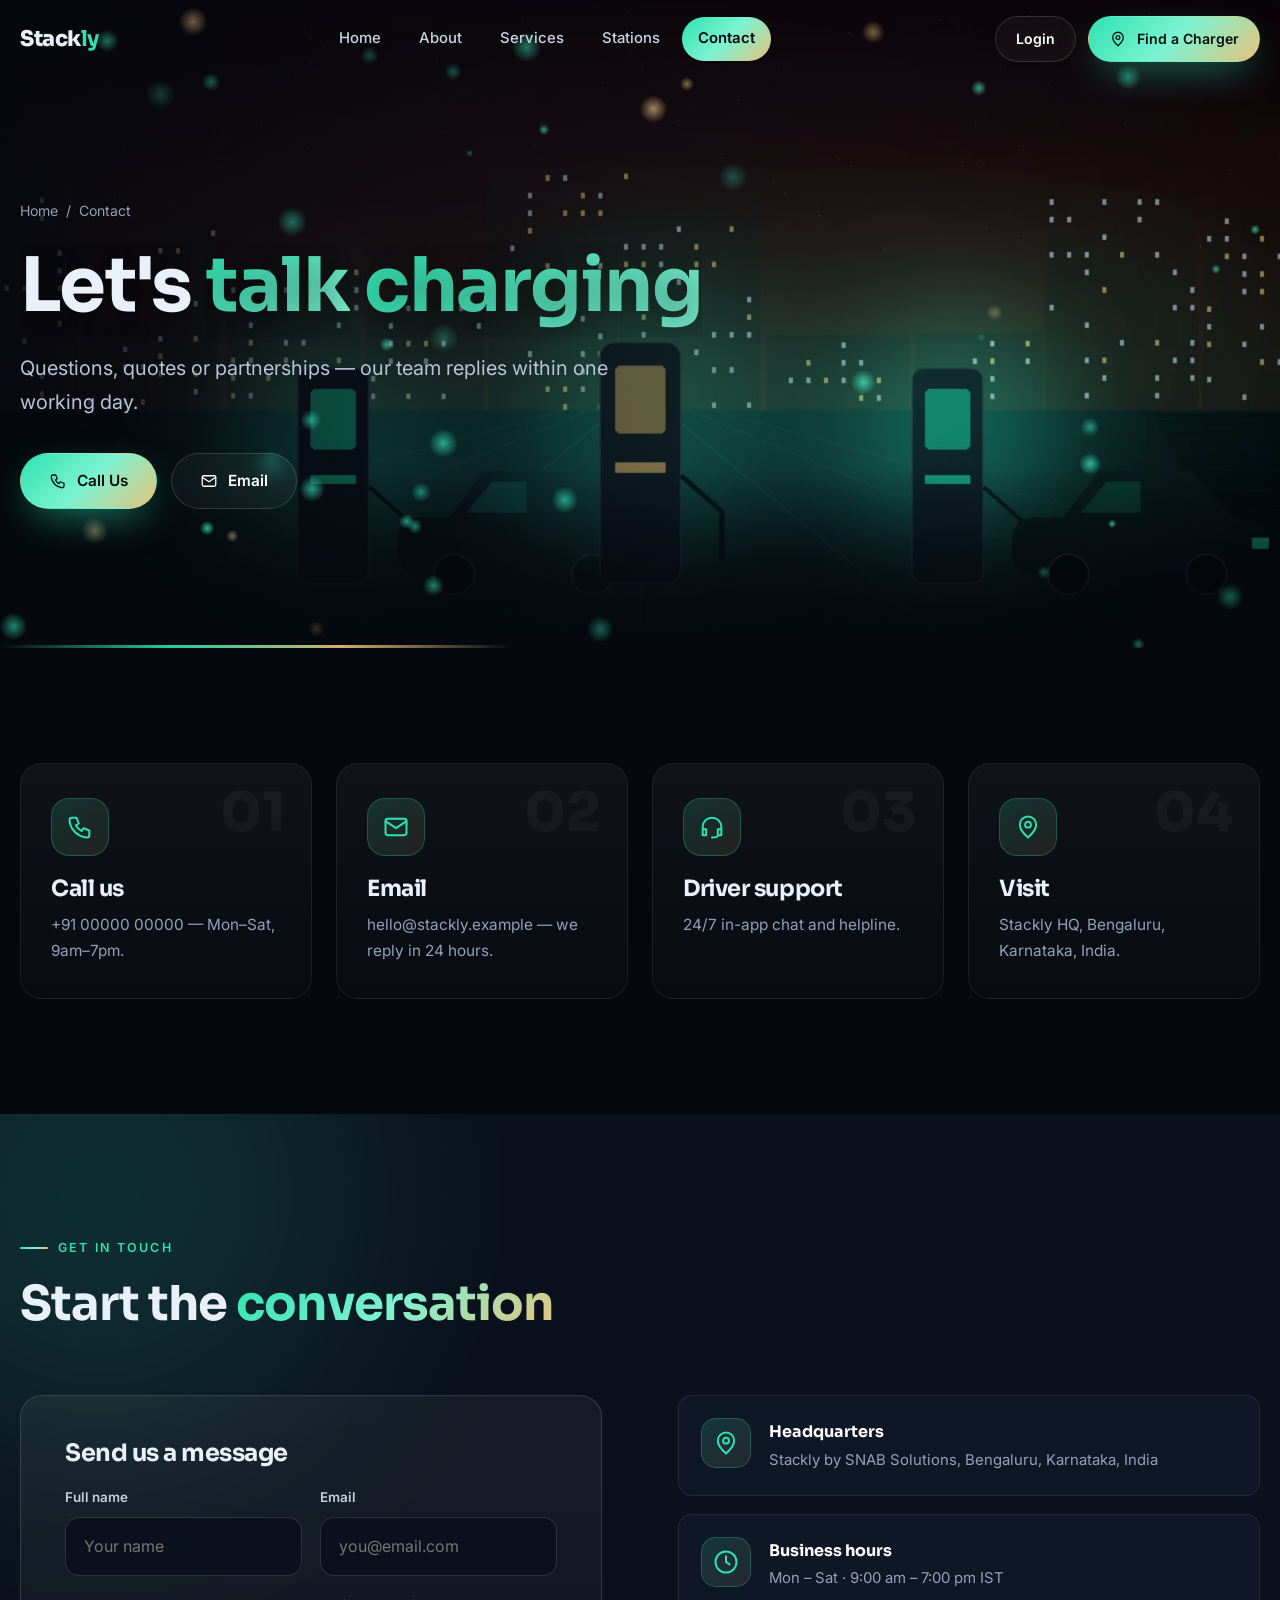
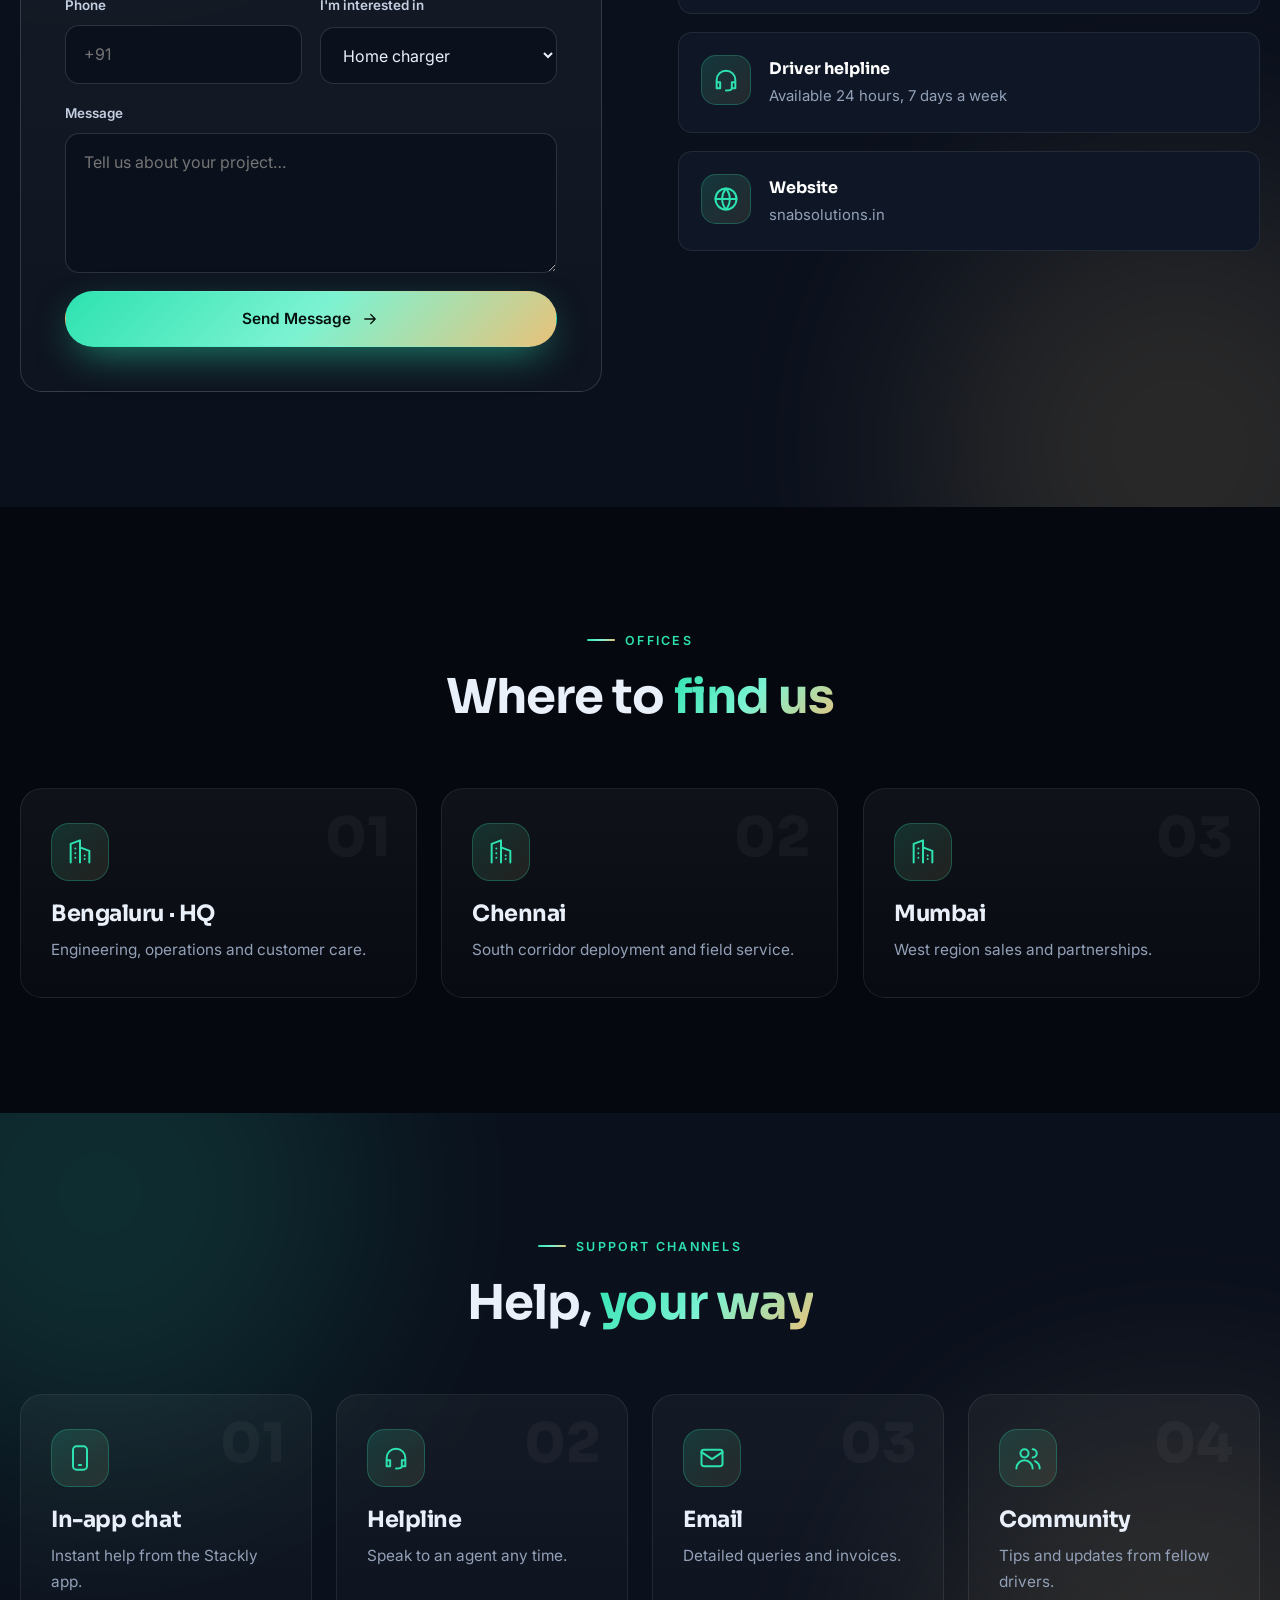
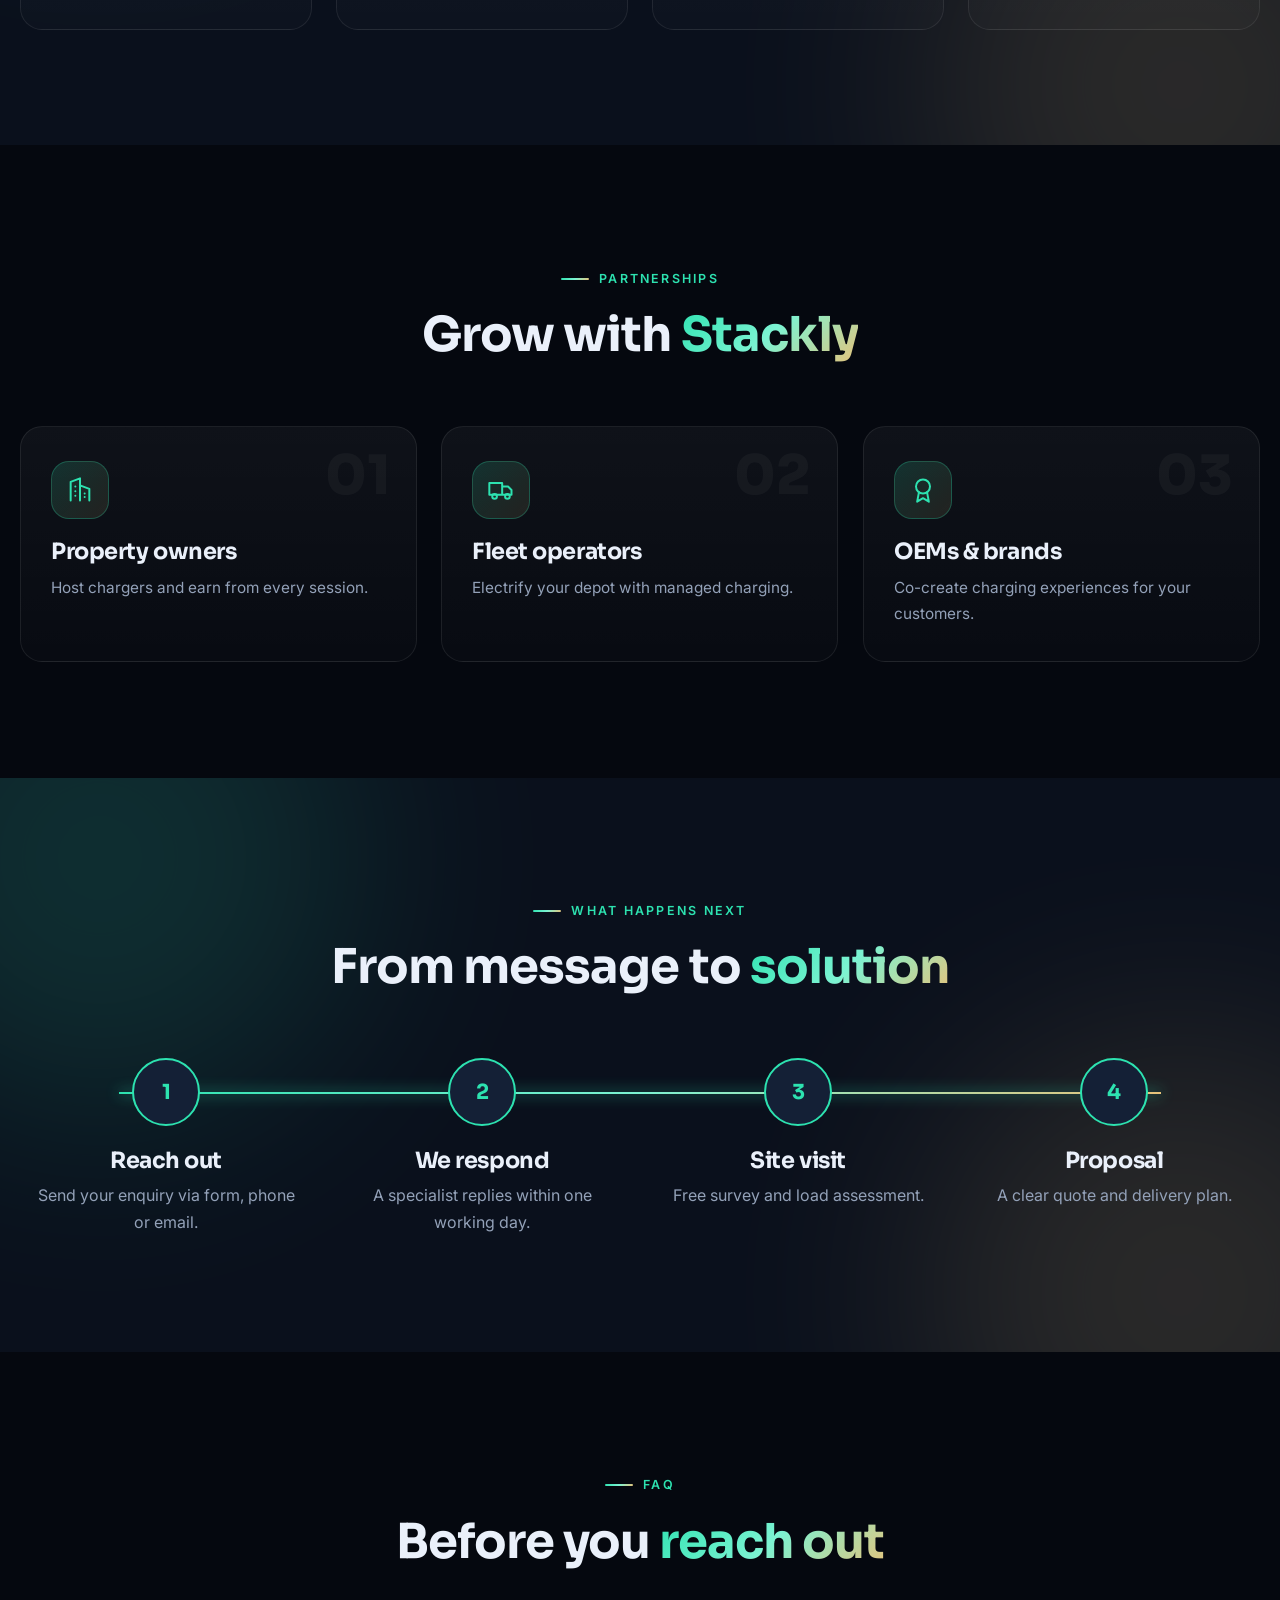
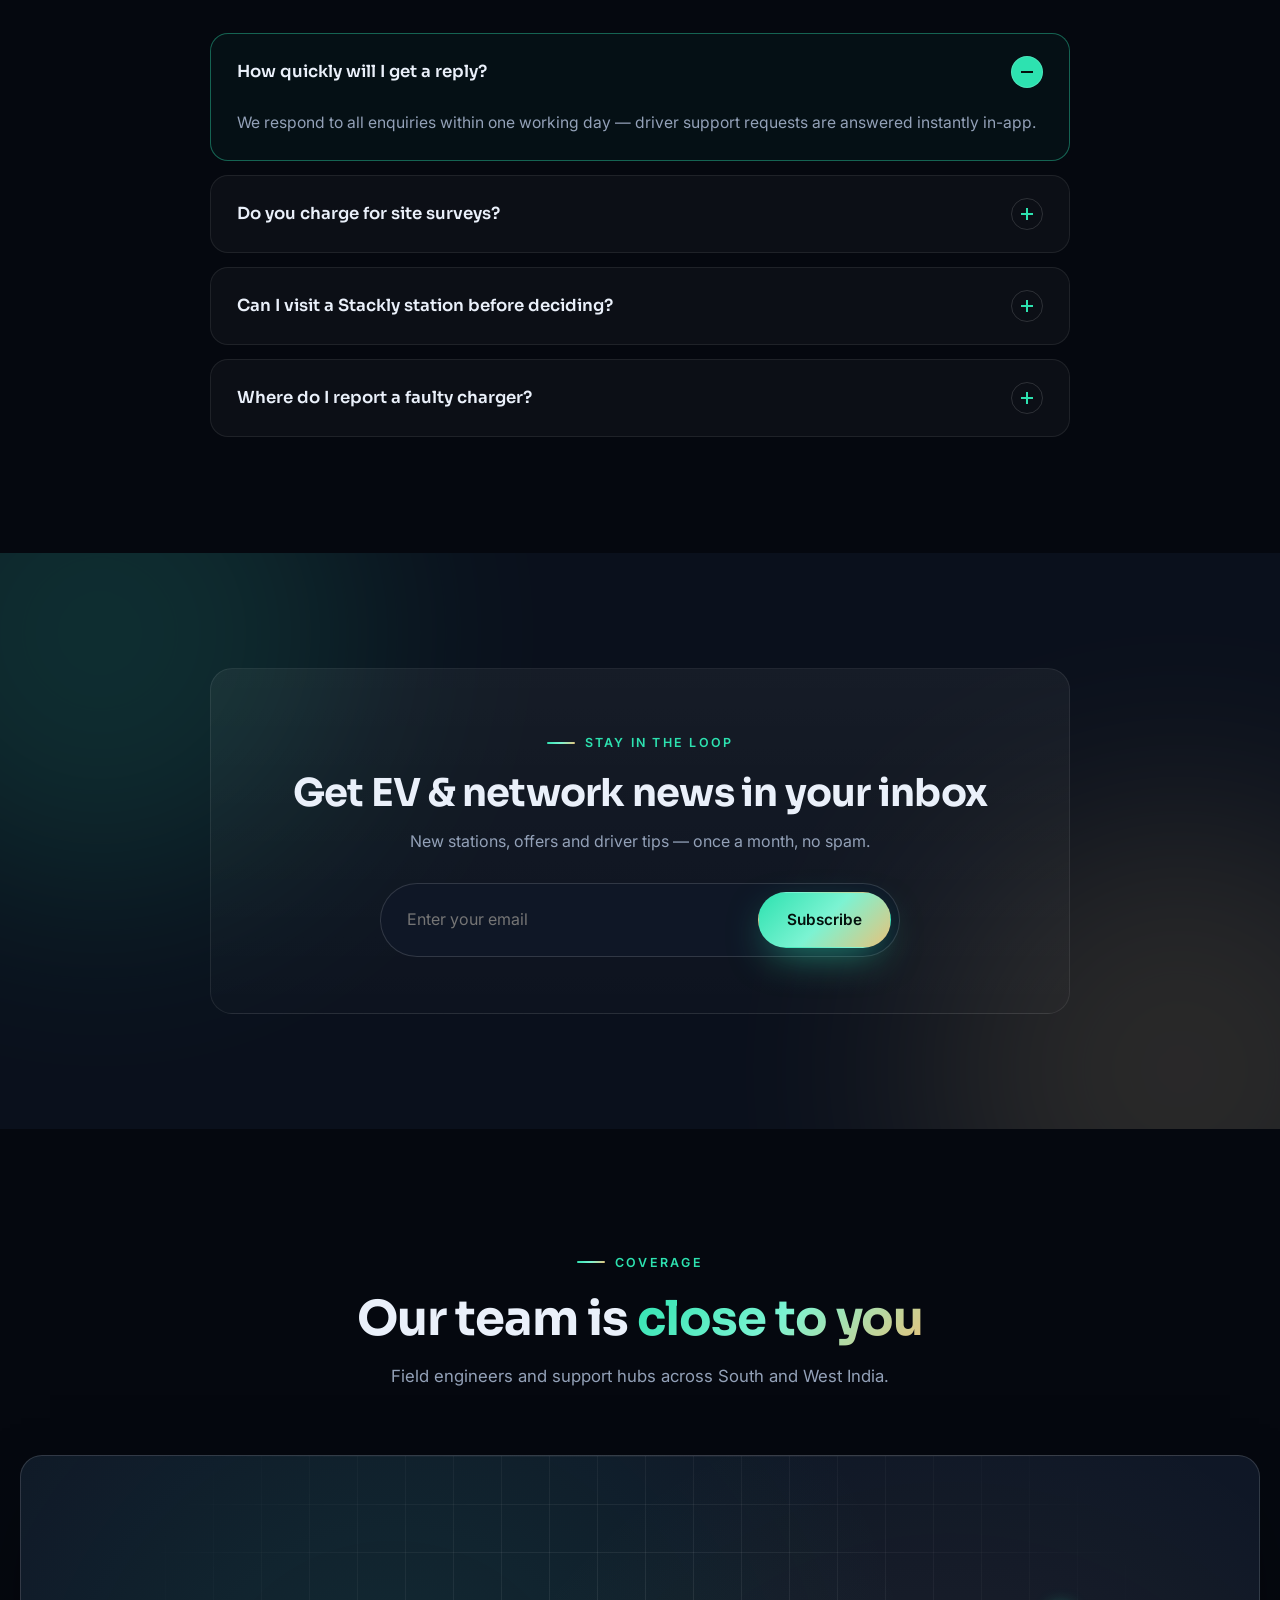
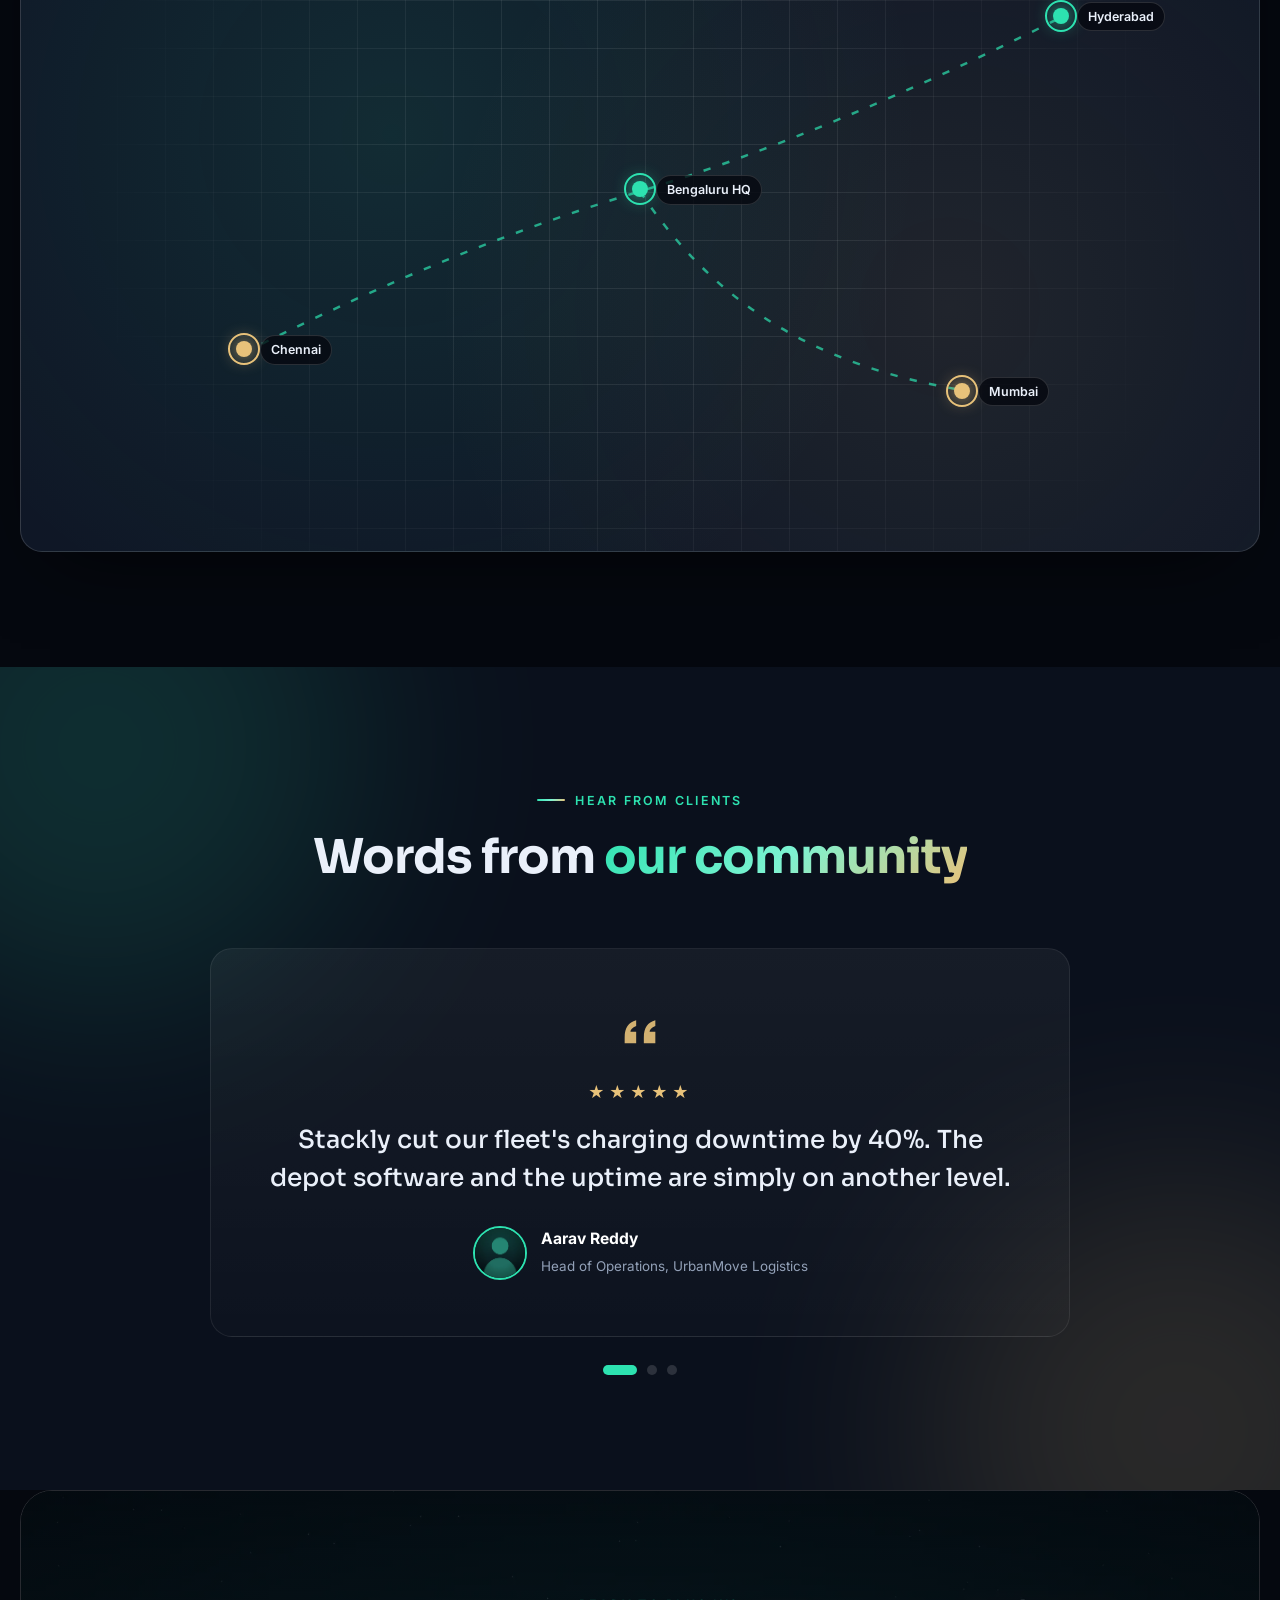
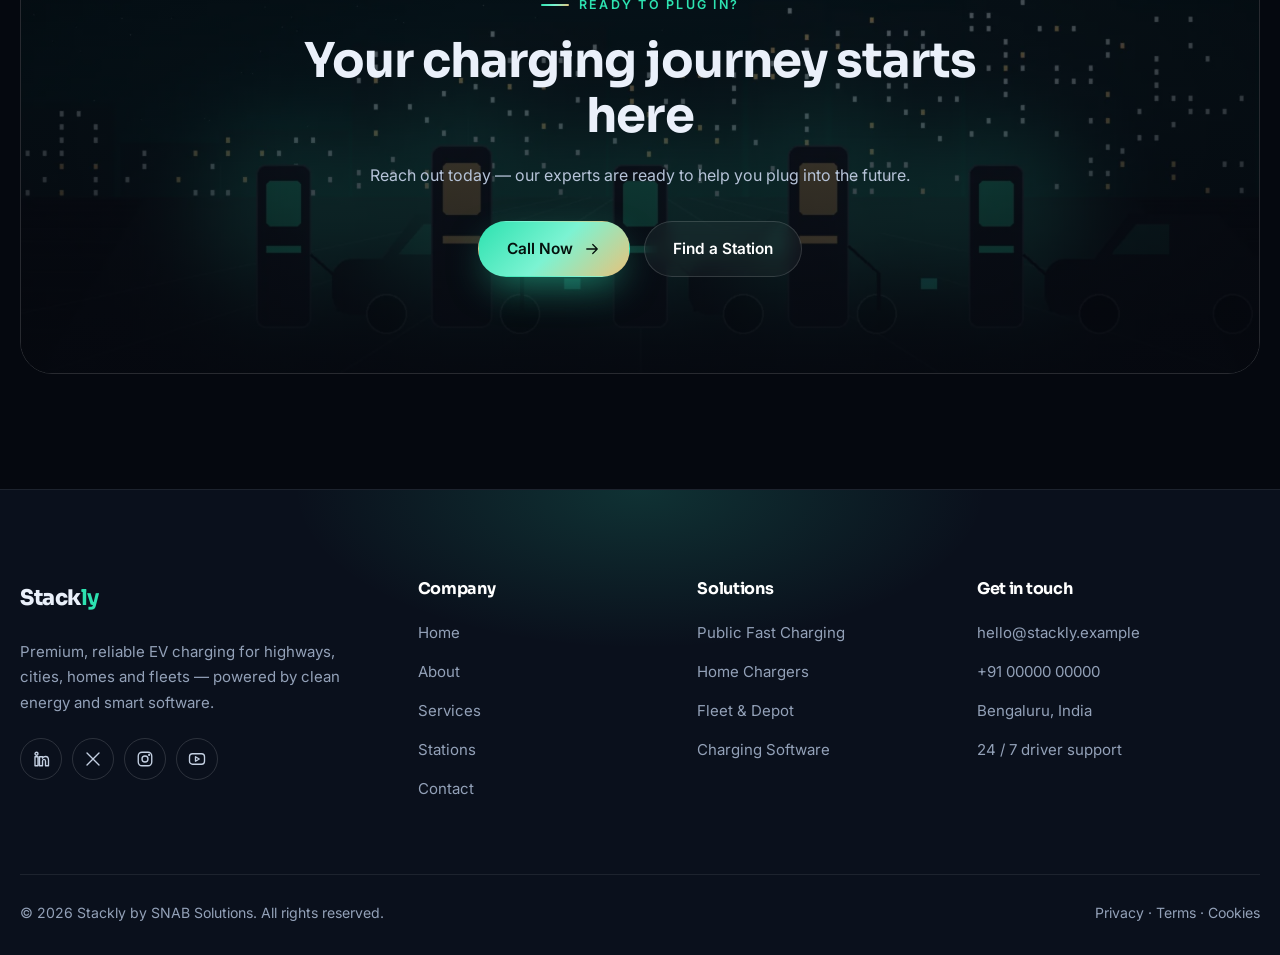
<file: contact.html>
<!DOCTYPE html>
<html lang="en">
<head>
<meta charset="UTF-8">
<meta name="viewport" content="width=device-width, initial-scale=1, viewport-fit=cover">
<title>Contact | Stackly EV Charging</title>
<meta name="description" content="Contact Stackly for EV charger quotes, partnerships and 24/7 driver support.">
<meta name="theme-color" content="#05080F">
<link rel="icon" type="image/webp" href="[data-uri]">
<link rel="preconnect" href="https://fonts.googleapis.com">
<link rel="preconnect" href="https://fonts.gstatic.com" crossorigin>
<link href="https://fonts.googleapis.com/css2?family=Inter:wght@400;500;600&family=Sora:wght@600;700;800&display=swap" rel="stylesheet">
<link rel="stylesheet" href="css/style.css">
<noscript><style>body{opacity:1!important}.rv{opacity:1!important;transform:none!important}.split-media img{clip-path:none!important}.w>span{transform:none!important;opacity:1!important}.preloader{display:none}</style></noscript>
</head>
<body>
<div class="preloader" aria-hidden="true"><div><div class="bolt"><svg viewBox="0 0 24 24" fill="#2DE2B0"><path d="M13 2 4 14h7l-1 8 9-12h-7z"/></svg></div><div class="pl-bar"><i></i></div></div></div>
<div class="progress"></div><div class="cursor-glow"></div>
<header class="header"><div class="container nav">
<a href="index.html" class="logo" aria-label="Stackly home"><img src="https://wsrv.nl/?url=https://snabsolutions.in/wp-content/uploads/2026/02/stackly-snab-solutions.png&w=280&output=webp&q=85&fit=cover" alt="Stackly" width="130" height="42" onerror="this.outerHTML='<span class=&quot;logo-fb&quot;>Stack<b>ly</b></span>'"></a>
<nav class="menu" id="menu" aria-label="Main"><a href="index.html" class="">Home</a><a href="about.html" class="">About</a><a href="services.html" class="">Services</a><a href="stations.html" class="">Stations</a><a href="contact.html" class="active">Contact</a></nav>
<div class="nav-cta"><a href="login.html" class="btn btn-ghost btn-sm">Login</a><a href="stations.html" class="btn btn-primary btn-sm"><svg viewBox="0 0 24 24" width="18" height="18" fill="none" stroke="currentColor" stroke-width="1.7" stroke-linecap="round" stroke-linejoin="round" aria-hidden="true"><path d="M12 21s-7-6.2-7-11a7 7 0 0 1 14 0c0 4.8-7 11-7 11z"/><circle cx="12" cy="10" r="2.5"/></svg> Find a Charger</a>
<button class="burger" aria-label="Menu" aria-expanded="false"><span></span><span></span><span></span></button></div>
</div></header>
<main>
<section class="hero page-hero"><div class="hero-bg"><img data-local="[data-uri]" onerror="this.onerror=null;this.src=this.dataset.local" src="https://wsrv.nl/?url=images.pexels.com/photos/9799734/pexels-photo-9799734.jpeg&amp;w=1600&amp;h=900&amp;fit=cover&amp;output=webp&amp;q=55" alt="Driver holding an EV charging plug" width="1600" height="900" fetchpriority="high"></div>
<div class="container"><div class="hero-content">
<div class="crumbs rv"><a href="index.html">Home</a><span>/</span><span>Contact</span></div>
<h1 class="rv" style="--d:.08s">Let's <span class='grad-text'>talk charging</span></h1>
<p class="lead rv" style="--d:.16s">Questions, quotes or partnerships — our team replies within one working day.</p>
<div class="hero-actions rv" style="--d:.24s"><a href="tel:+910000000000" class="btn btn-primary"><svg viewBox="0 0 24 24" width="18" height="18" fill="none" stroke="currentColor" stroke-width="1.7" stroke-linecap="round" stroke-linejoin="round" aria-hidden="true"><path d="M5 4h4l2 5-2.5 1.5a11 11 0 0 0 5 5L15 13l5 2v4a2 2 0 0 1-2 2A16 16 0 0 1 3 6a2 2 0 0 1 2-2z"/></svg> Call Us</a><a href="mailto:hello@stackly.example" class="btn btn-ghost"><svg viewBox="0 0 24 24" width="18" height="18" fill="none" stroke="currentColor" stroke-width="1.7" stroke-linecap="round" stroke-linejoin="round" aria-hidden="true"><rect x="3" y="5" width="18" height="14" rx="2"/><path d="m3 7 9 6 9-6"/></svg> Email</a></div>
</div></div></section>
<section class="section "><div class="container"><div class="grid g4"><article class="card rv" style="--d:0.0s"><span class="num">01</span><div class="icon"><svg viewBox="0 0 24 24" width="24" height="24" fill="none" stroke="currentColor" stroke-width="1.7" stroke-linecap="round" stroke-linejoin="round" aria-hidden="true"><path d="M5 4h4l2 5-2.5 1.5a11 11 0 0 0 5 5L15 13l5 2v4a2 2 0 0 1-2 2A16 16 0 0 1 3 6a2 2 0 0 1 2-2z"/></svg></div><h3>Call us</h3><p>+91 00000 00000 — Mon–Sat, 9am–7pm.</p></article><article class="card rv" style="--d:0.08s"><span class="num">02</span><div class="icon"><svg viewBox="0 0 24 24" width="24" height="24" fill="none" stroke="currentColor" stroke-width="1.7" stroke-linecap="round" stroke-linejoin="round" aria-hidden="true"><rect x="3" y="5" width="18" height="14" rx="2"/><path d="m3 7 9 6 9-6"/></svg></div><h3>Email</h3><p>hello@stackly.example — we reply in 24 hours.</p></article><article class="card rv" style="--d:0.16s"><span class="num">03</span><div class="icon"><svg viewBox="0 0 24 24" width="24" height="24" fill="none" stroke="currentColor" stroke-width="1.7" stroke-linecap="round" stroke-linejoin="round" aria-hidden="true"><path d="M4 14v-2a8 8 0 0 1 16 0v2M4 14h3v5H4zM17 14h3v5h-3zM17 19c0 1.5-2 2-5 2"/></svg></div><h3>Driver support</h3><p>24/7 in-app chat and helpline.</p></article><article class="card rv" style="--d:0.24s"><span class="num">04</span><div class="icon"><svg viewBox="0 0 24 24" width="24" height="24" fill="none" stroke="currentColor" stroke-width="1.7" stroke-linecap="round" stroke-linejoin="round" aria-hidden="true"><path d="M12 21s-7-6.2-7-11a7 7 0 0 1 14 0c0 4.8-7 11-7 11z"/><circle cx="12" cy="10" r="2.5"/></svg></div><h3>Visit</h3><p>Stackly HQ, Bengaluru, Karnataka, India.</p></article></div></div></section>
<section class="section alt" id="form"><div class="container"><div class="sec-head rv"><span class="eyebrow">Get in touch</span><h2>Start the <span class='grad-text'>conversation</span></h2></div><div class="split" style="align-items:start"><form class="form rv l" data-demo><h3 style="font-size:1.5rem">Send us a message</h3>
<div class="row"><div class="field"><label for="n">Full name</label><input id="n" required placeholder="Your name"></div><div class="field"><label for="e">Email</label><input id="e" type="email" required placeholder="you@email.com"></div></div>
<div class="row"><div class="field"><label for="p">Phone</label><input id="p" type="tel" placeholder="+91"></div><div class="field"><label for="t">I'm interested in</label><select id="t"><option>Home charger</option><option>Business / retail</option><option>Fleet &amp; depot</option><option>Host a station</option><option>Driver support</option></select></div></div>
<div class="field"><label for="m">Message</label><textarea id="m" required placeholder="Tell us about your project…"></textarea></div>
<div class="form-ok">Thank you! Your message was received — we'll be in touch shortly.</div>
<button class="btn btn-primary" type="submit">Send Message <svg viewBox="0 0 24 24" width="18" height="18" fill="none" stroke="currentColor" stroke-width="1.7" stroke-linecap="round" stroke-linejoin="round" aria-hidden="true"><path d="M5 12h14M13 6l6 6-6 6"/></svg></button></form><div class="info-list rv r"><div class="info"><div class="icon"><svg viewBox="0 0 24 24" width="24" height="24" fill="none" stroke="currentColor" stroke-width="1.7" stroke-linecap="round" stroke-linejoin="round" aria-hidden="true"><path d="M12 21s-7-6.2-7-11a7 7 0 0 1 14 0c0 4.8-7 11-7 11z"/><circle cx="12" cy="10" r="2.5"/></svg></div><div><b>Headquarters</b><p>Stackly by SNAB Solutions, Bengaluru, Karnataka, India</p></div></div>
<div class="info"><div class="icon"><svg viewBox="0 0 24 24" width="24" height="24" fill="none" stroke="currentColor" stroke-width="1.7" stroke-linecap="round" stroke-linejoin="round" aria-hidden="true"><circle cx="12" cy="12" r="9"/><path d="M12 7v5l3 2"/></svg></div><div><b>Business hours</b><p>Mon – Sat · 9:00 am – 7:00 pm IST</p></div></div>
<div class="info"><div class="icon"><svg viewBox="0 0 24 24" width="24" height="24" fill="none" stroke="currentColor" stroke-width="1.7" stroke-linecap="round" stroke-linejoin="round" aria-hidden="true"><path d="M4 14v-2a8 8 0 0 1 16 0v2M4 14h3v5H4zM17 14h3v5h-3zM17 19c0 1.5-2 2-5 2"/></svg></div><div><b>Driver helpline</b><p>Available 24 hours, 7 days a week</p></div></div>
<div class="info"><div class="icon"><svg viewBox="0 0 24 24" width="24" height="24" fill="none" stroke="currentColor" stroke-width="1.7" stroke-linecap="round" stroke-linejoin="round" aria-hidden="true"><circle cx="12" cy="12" r="9"/><path d="M3 12h18M12 3a14 14 0 0 1 0 18M12 3a14 14 0 0 0 0 18"/></svg></div><div><b>Website</b><p>snabsolutions.in</p></div></div></div></div></div></section>
<section class="section "><div class="container"><div class="sec-head center rv"><span class="eyebrow">Offices</span><h2>Where to <span class='grad-text'>find us</span></h2></div><div class="grid g3"><article class="card rv" style="--d:0.0s"><span class="num">01</span><div class="icon"><svg viewBox="0 0 24 24" width="24" height="24" fill="none" stroke="currentColor" stroke-width="1.7" stroke-linecap="round" stroke-linejoin="round" aria-hidden="true"><path d="M4 21V5l8-3v19M12 8l8 3v10M8 9h.01M8 13h.01M8 17h.01M16 15h.01M16 18h.01"/></svg></div><h3>Bengaluru · HQ</h3><p>Engineering, operations and customer care.</p></article><article class="card rv" style="--d:0.08s"><span class="num">02</span><div class="icon"><svg viewBox="0 0 24 24" width="24" height="24" fill="none" stroke="currentColor" stroke-width="1.7" stroke-linecap="round" stroke-linejoin="round" aria-hidden="true"><path d="M4 21V5l8-3v19M12 8l8 3v10M8 9h.01M8 13h.01M8 17h.01M16 15h.01M16 18h.01"/></svg></div><h3>Chennai</h3><p>South corridor deployment and field service.</p></article><article class="card rv" style="--d:0.16s"><span class="num">03</span><div class="icon"><svg viewBox="0 0 24 24" width="24" height="24" fill="none" stroke="currentColor" stroke-width="1.7" stroke-linecap="round" stroke-linejoin="round" aria-hidden="true"><path d="M4 21V5l8-3v19M12 8l8 3v10M8 9h.01M8 13h.01M8 17h.01M16 15h.01M16 18h.01"/></svg></div><h3>Mumbai</h3><p>West region sales and partnerships.</p></article></div></div></section>
<section class="section alt"><div class="container"><div class="sec-head center rv"><span class="eyebrow">Support channels</span><h2>Help, <span class='grad-text'>your way</span></h2></div><div class="grid g4"><article class="card rv" style="--d:0.0s"><span class="num">01</span><div class="icon"><svg viewBox="0 0 24 24" width="24" height="24" fill="none" stroke="currentColor" stroke-width="1.7" stroke-linecap="round" stroke-linejoin="round" aria-hidden="true"><rect x="6" y="2" width="12" height="20" rx="3"/><path d="M11 18h2"/></svg></div><h3>In-app chat</h3><p>Instant help from the Stackly app.</p></article><article class="card rv" style="--d:0.08s"><span class="num">02</span><div class="icon"><svg viewBox="0 0 24 24" width="24" height="24" fill="none" stroke="currentColor" stroke-width="1.7" stroke-linecap="round" stroke-linejoin="round" aria-hidden="true"><path d="M4 14v-2a8 8 0 0 1 16 0v2M4 14h3v5H4zM17 14h3v5h-3zM17 19c0 1.5-2 2-5 2"/></svg></div><h3>Helpline</h3><p>Speak to an agent any time.</p></article><article class="card rv" style="--d:0.16s"><span class="num">03</span><div class="icon"><svg viewBox="0 0 24 24" width="24" height="24" fill="none" stroke="currentColor" stroke-width="1.7" stroke-linecap="round" stroke-linejoin="round" aria-hidden="true"><rect x="3" y="5" width="18" height="14" rx="2"/><path d="m3 7 9 6 9-6"/></svg></div><h3>Email</h3><p>Detailed queries and invoices.</p></article><article class="card rv" style="--d:0.24s"><span class="num">04</span><div class="icon"><svg viewBox="0 0 24 24" width="24" height="24" fill="none" stroke="currentColor" stroke-width="1.7" stroke-linecap="round" stroke-linejoin="round" aria-hidden="true"><circle cx="9" cy="8" r="3.5"/><path d="M2 21a7 7 0 0 1 14 0M16 4.5a3.5 3.5 0 0 1 0 7M22 21a7 7 0 0 0-4-6.3"/></svg></div><h3>Community</h3><p>Tips and updates from fellow drivers.</p></article></div></div></section>
<section class="section "><div class="container"><div class="sec-head center rv"><span class="eyebrow">Partnerships</span><h2>Grow with <span class='grad-text'>Stackly</span></h2></div><div class="grid g3"><article class="card rv" style="--d:0.0s"><span class="num">01</span><div class="icon"><svg viewBox="0 0 24 24" width="24" height="24" fill="none" stroke="currentColor" stroke-width="1.7" stroke-linecap="round" stroke-linejoin="round" aria-hidden="true"><path d="M4 21V5l8-3v19M12 8l8 3v10M8 9h.01M8 13h.01M8 17h.01M16 15h.01M16 18h.01"/></svg></div><h3>Property owners</h3><p>Host chargers and earn from every session.</p></article><article class="card rv" style="--d:0.08s"><span class="num">02</span><div class="icon"><svg viewBox="0 0 24 24" width="24" height="24" fill="none" stroke="currentColor" stroke-width="1.7" stroke-linecap="round" stroke-linejoin="round" aria-hidden="true"><path d="M2 6h11v10H2zM13 9h5l3 3v4h-8"/><circle cx="6.5" cy="17.5" r="2"/><circle cx="17.5" cy="17.5" r="2"/></svg></div><h3>Fleet operators</h3><p>Electrify your depot with managed charging.</p></article><article class="card rv" style="--d:0.16s"><span class="num">03</span><div class="icon"><svg viewBox="0 0 24 24" width="24" height="24" fill="none" stroke="currentColor" stroke-width="1.7" stroke-linecap="round" stroke-linejoin="round" aria-hidden="true"><circle cx="12" cy="9" r="6"/><path d="m8.5 14-1.5 8 5-3 5 3-1.5-8"/></svg></div><h3>OEMs &amp; brands</h3><p>Co-create charging experiences for your customers.</p></article></div></div></section>
<section class="section alt"><div class="container"><div class="sec-head center rv"><span class="eyebrow">What happens next</span><h2>From message to <span class='grad-text'>solution</span></h2></div><div class="steps"><div class="step rv" style="--d:0.0s"><div class="n">1</div><h3>Reach out</h3><p>Send your enquiry via form, phone or email.</p></div><div class="step rv" style="--d:0.1s"><div class="n">2</div><h3>We respond</h3><p>A specialist replies within one working day.</p></div><div class="step rv" style="--d:0.2s"><div class="n">3</div><h3>Site visit</h3><p>Free survey and load assessment.</p></div><div class="step rv" style="--d:0.30000000000000004s"><div class="n">4</div><h3>Proposal</h3><p>A clear quote and delivery plan.</p></div></div></div></section>
<section class="section "><div class="container"><div class="sec-head center rv"><span class="eyebrow">FAQ</span><h2>Before you <span class='grad-text'>reach out</span></h2></div><div class="faq"><div class="faq-item rv" style="--d:0.0s"><button class="faq-q" aria-expanded="false">How quickly will I get a reply?<i></i></button><div class="faq-a"><p>We respond to all enquiries within one working day — driver support requests are answered instantly in-app.</p></div></div><div class="faq-item rv" style="--d:0.05s"><button class="faq-q" aria-expanded="false">Do you charge for site surveys?<i></i></button><div class="faq-a"><p>Initial surveys for qualified commercial projects are complimentary.</p></div></div><div class="faq-item rv" style="--d:0.1s"><button class="faq-q" aria-expanded="false">Can I visit a Stackly station before deciding?<i></i></button><div class="faq-a"><p>Of course — our team can arrange a demo at a nearby hub.</p></div></div><div class="faq-item rv" style="--d:0.15000000000000002s"><button class="faq-q" aria-expanded="false">Where do I report a faulty charger?<i></i></button><div class="faq-a"><p>Use the in-app 'Report issue' button or call the 24/7 helpline and we'll dispatch a technician.</p></div></div></div></div></section>
<section class="section alt"><div class="container"><div class="quote rv z" style="text-align:center"><span class="eyebrow">Stay in the loop</span><h2 style="font-size:clamp(1.6rem,3.4vw,2.4rem)">Get EV &amp; network news in your inbox</h2><p style="margin-top:12px">New stations, offers and driver tips — once a month, no spam.</p><form class="newsletter" data-demo><input type="email" required placeholder="Enter your email" aria-label="Email"><button class="btn btn-primary" type="submit">Subscribe</button><span class="form-ok" style="margin:0;display:none">Subscribed!</span></form></div></div></section>
<section class="section "><div class="container"><div class="sec-head center rv"><span class="eyebrow">Coverage</span><h2>Our team is <span class='grad-text'>close to you</span></h2><p>Field engineers and support hubs across South and West India.</p></div><div class="netmap rv z"><svg viewBox="0 0 1000 560" preserveAspectRatio="none"><path class="route" d="M180 400 C 300 340, 400 300, 500 270 S 720 190, 840 130"/><path class="route" d="M500 270 C 560 360, 640 410, 760 430"/></svg>
<div class="node gold" style="left:18%;top:71%"><span>Chennai</span></div><div class="node" style="left:50%;top:48%"><span>Bengaluru HQ</span></div><div class="node" style="left:84%;top:23%"><span>Hyderabad</span></div><div class="node gold" style="left:76%;top:77%"><span>Mumbai</span></div></div></div></section>
<section class="section alt"><div class="container"><div class="sec-head center rv"><span class="eyebrow">Hear from clients</span><h2>Words from <span class='grad-text'>our community</span></h2></div><div class="slider rv"><div class="slides"><div class="slide"><div class="quote"><svg class="q" viewBox="0 0 24 24" fill="currentColor"><path d="M4 17c0-5 2-8 6-9v3c-2 .8-3 2-3 3h3v6H4zm10 0c0-5 2-8 6-9v3c-2 .8-3 2-3 3h3v6h-6z"/></svg><div class="stars">★★★★★</div><blockquote>Stackly cut our fleet's charging downtime by 40%. The depot software and the uptime are simply on another level.</blockquote><div class="who"><img src="[data-uri]" alt="Aarav Reddy" width="54" height="54" loading="lazy"><div><b>Aarav Reddy</b><span>Head of Operations, UrbanMove Logistics</span></div></div></div></div><div class="slide"><div class="quote"><svg class="q" viewBox="0 0 24 24" fill="currentColor"><path d="M4 17c0-5 2-8 6-9v3c-2 .8-3 2-3 3h3v6H4zm10 0c0-5 2-8 6-9v3c-2 .8-3 2-3 3h3v6h-6z"/></svg><div class="stars">★★★★★</div><blockquote>I plan every highway trip around Stackly hubs now. Clean lounges, fast bays and an app that never lets me down.</blockquote><div class="who"><img src="[data-uri]" alt="Meera Krishnan" width="54" height="54" loading="lazy"><div><b>Meera Krishnan</b><span>EV owner & travel blogger</span></div></div></div></div><div class="slide"><div class="quote"><svg class="q" viewBox="0 0 24 24" fill="currentColor"><path d="M4 17c0-5 2-8 6-9v3c-2 .8-3 2-3 3h3v6H4zm10 0c0-5 2-8 6-9v3c-2 .8-3 2-3 3h3v6h-6z"/></svg><div class="stars">★★★★★</div><blockquote>Installation across our five malls took three weeks. Footfall and dwell time both went up noticeably.</blockquote><div class="who"><img src="[data-uri]" alt="Sanjay Patel" width="54" height="54" loading="lazy"><div><b>Sanjay Patel</b><span>Director, Orbit Retail Parks</span></div></div></div></div></div><div class="dots"></div></div></div></section>
<section class="section" style="padding-top:0"><div class="container"><div class="cta rv z"><div class="cta-bg"><img data-local="[data-uri]" onerror="this.onerror=null;this.src=this.dataset.local" src="https://wsrv.nl/?url=images.pexels.com/photos/37576219/pexels-photo-37576219.jpeg&amp;w=1600&amp;h=700&amp;fit=cover&amp;output=webp&amp;q=55" alt="" width="1600" height="700" loading="lazy"></div>
<span class="eyebrow">Ready to plug in?</span><h2>Your charging journey starts here</h2><p>Reach out today — our experts are ready to help you plug into the future.</p>
<div class="hero-actions"><a href="tel:+910000000000" class="btn btn-primary">Call Now <svg viewBox="0 0 24 24" width="18" height="18" fill="none" stroke="currentColor" stroke-width="1.7" stroke-linecap="round" stroke-linejoin="round" aria-hidden="true"><path d="M5 12h14M13 6l6 6-6 6"/></svg></a><a href="stations.html" class="btn btn-ghost">Find a Station</a></div></div></div></section>
</main>
<footer class="footer"><div class="container">
<div class="f-grid">
<div class="f-about"><a href="index.html" class="logo"><img src="https://wsrv.nl/?url=https://snabsolutions.in/wp-content/uploads/2026/02/stackly-snab-solutions.png&w=280&output=webp&q=85&fit=cover" alt="Stackly" width="130" height="42" loading="lazy" onerror="this.outerHTML='<span class=&quot;logo-fb&quot;>Stack<b>ly</b></span>'"></a>
<p>Premium, reliable EV charging for highways, cities, homes and fleets — powered by clean energy and smart software.</p>
<div class="social"><a href="404.html" aria-label="LinkedIn"><svg viewBox="0 0 24 24" fill="none" stroke="currentColor" stroke-width="1.8" stroke-linecap="round" stroke-linejoin="round"><path d="M4 9h4v12H4zM6 3a2 2 0 1 1 0 4 2 2 0 0 1 0-4zM10 9h4v2c.8-1.4 2.2-2.3 4-2.3 3 0 4 2 4 5V21h-4v-6c0-1.5-.5-2.5-2-2.5S14 13.5 14 15v6h-4z"/></svg></a><a href="404.html" aria-label="X"><svg viewBox="0 0 24 24" fill="none" stroke="currentColor" stroke-width="1.8" stroke-linecap="round" stroke-linejoin="round"><path d="M4 4l16 16M20 4 4 20"/></svg></a><a href="404.html" aria-label="Instagram"><svg viewBox="0 0 24 24" fill="none" stroke="currentColor" stroke-width="1.8" stroke-linecap="round" stroke-linejoin="round"><rect x="3" y="3" width="18" height="18" rx="5"/><circle cx="12" cy="12" r="4"/><circle cx="17.5" cy="6.5" r=".6"/></svg></a><a href="404.html" aria-label="YouTube"><svg viewBox="0 0 24 24" fill="none" stroke="currentColor" stroke-width="1.8" stroke-linecap="round" stroke-linejoin="round"><rect x="2" y="5" width="20" height="14" rx="4"/><path d="m10 9 5 3-5 3z"/></svg></a></div></div>
<div><h4>Company</h4><ul><li><a href="index.html">Home</a></li><li><a href="about.html">About</a></li><li><a href="services.html">Services</a></li><li><a href="stations.html">Stations</a></li><li><a href="contact.html">Contact</a></li></ul></div>
<div><h4>Solutions</h4><ul><li><a href="services.html">Public Fast Charging</a></li><li><a href="services.html">Home Chargers</a></li><li><a href="services.html">Fleet &amp; Depot</a></li><li><a href="services.html">Charging Software</a></li></ul></div>
<div><h4>Get in touch</h4><ul><li><a href="mailto:hello@stackly.example">hello@stackly.example</a></li><li><a href="tel:+910000000000">+91 00000 00000</a></li><li><a href="contact.html">Bengaluru, India</a></li><li><a href="contact.html">24 / 7 driver support</a></li></ul></div>
</div>
<div class="f-bottom"><span>© <span data-year>2026</span> Stackly by SNAB Solutions. All rights reserved.</span><span>Privacy · Terms · Cookies</span></div>
</div></footer>
<button class="to-top" aria-label="Back to top"><svg viewBox="0 0 24 24" width="24" height="24" fill="none" stroke="currentColor" stroke-width="1.7" stroke-linecap="round" stroke-linejoin="round" aria-hidden="true"><path d="m6 15 6-6 6 6"/></svg></button>
<script src="js/main.js"></script>
</body></html>
</file>
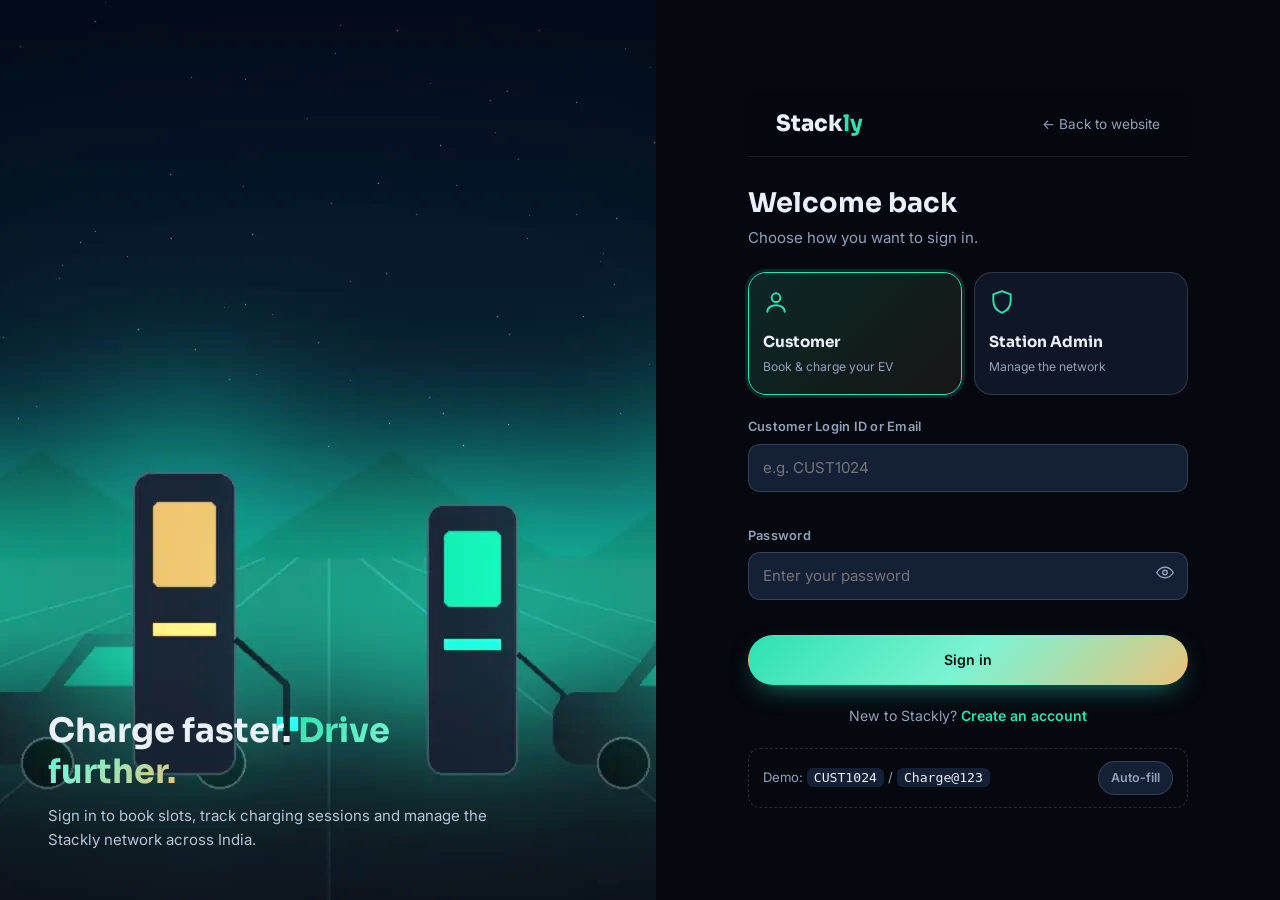
<file: customer-dashboard.html>
<!DOCTYPE html>
<html lang="en">
<head>
<meta charset="utf-8">
<meta name="viewport" content="width=device-width,initial-scale=1">
<title>Customer Dashboard | Stackly EV Charging</title>
<meta name="robots" content="noindex">
<script>try{var t=localStorage.getItem('stacklyTheme');if(t)document.documentElement.setAttribute('data-theme',t)}catch(e){}</script>
<link rel="preconnect" href="https://fonts.googleapis.com"><link rel="preconnect" href="https://fonts.gstatic.com" crossorigin>
<link href="https://fonts.googleapis.com/css2?family=Inter:wght@400;500;600&family=Sora:wght@600;700;800&display=swap" rel="stylesheet">
<link rel="stylesheet" href="css/dashboard.css">
</head>
<body>
<div class="app">
<aside class="side" aria-label="Sidebar">
<div class="brand"><a href="index.html" class="logo" aria-label="Stackly home"><img src="https://wsrv.nl/?url=https://snabsolutions.in/wp-content/uploads/2026/02/stackly-snab-solutions.png&w=280&output=webp&q=85&fit=cover" alt="Stackly" width="130" height="42" onerror="this.outerHTML='<span class=&quot;logo-fb&quot;>Stack<b>ly</b></span>'"></a></div>
<div class="nav-title">Customer</div>
<nav class="nav"><button data-view="overview"><span data-ic="home"></span>Overview</button><button data-view="stations"><span data-ic="map"></span>Find Stations</button><button data-view="bookings"><span data-ic="calendar"></span>My Bookings</button><button data-view="history"><span data-ic="history"></span>Charging History</button><button data-view="wallet"><span data-ic="wallet"></span>Wallet</button><button data-view="profile"><span data-ic="user"></span>My Profile</button></nav>
<div class="nav">
<a href="index.html"><span data-ic="home"></span>Back to website</a>
</div>
<div class="who"><small>Login ID</small><div class="lid" data-bind="lid">—</div><div class="nm" data-bind="name"></div><div class="tm" data-bind="time"></div></div>
</aside>
<div class="scrim"></div>
<div class="main">
<header class="top">
<button class="burger" id="burger" aria-label="Open menu"><span data-ic="menu"></span></button>
<h1 id="pageTitle">Overview</h1>
<button class="iconbtn" id="themeBtn" aria-label="Toggle light / dark theme"><span data-ic="sun"></span></button>
<button class="iconbtn" id="bellBtn" aria-label="Notifications"><span data-ic="bell"></span><span class="dot hide" id="bellDot">0</span></button>
<div class="chip"><span class="avatar" data-bind="ini">··</span><div class="cn"><b data-bind="lid">—</b><span>Customer</span></div></div>
<button class="btn btn-ghost" id="logoutBtn"><span data-ic="logout"></span><span class="cn">Sign out</span></button>
<div class="drop hide" id="bellDrop"></div>
</header>
<main class="content"><section class="view" id="view-overview"></section><section class="view" id="view-stations"></section><section class="view" id="view-bookings"></section><section class="view" id="view-history"></section><section class="view" id="view-wallet"></section><section class="view" id="view-profile"></section></main>
</div>
</div>
<script src="js/dashboard.js"></script>
<script src="js/customer.js"></script>
</body>
</html>
</file>
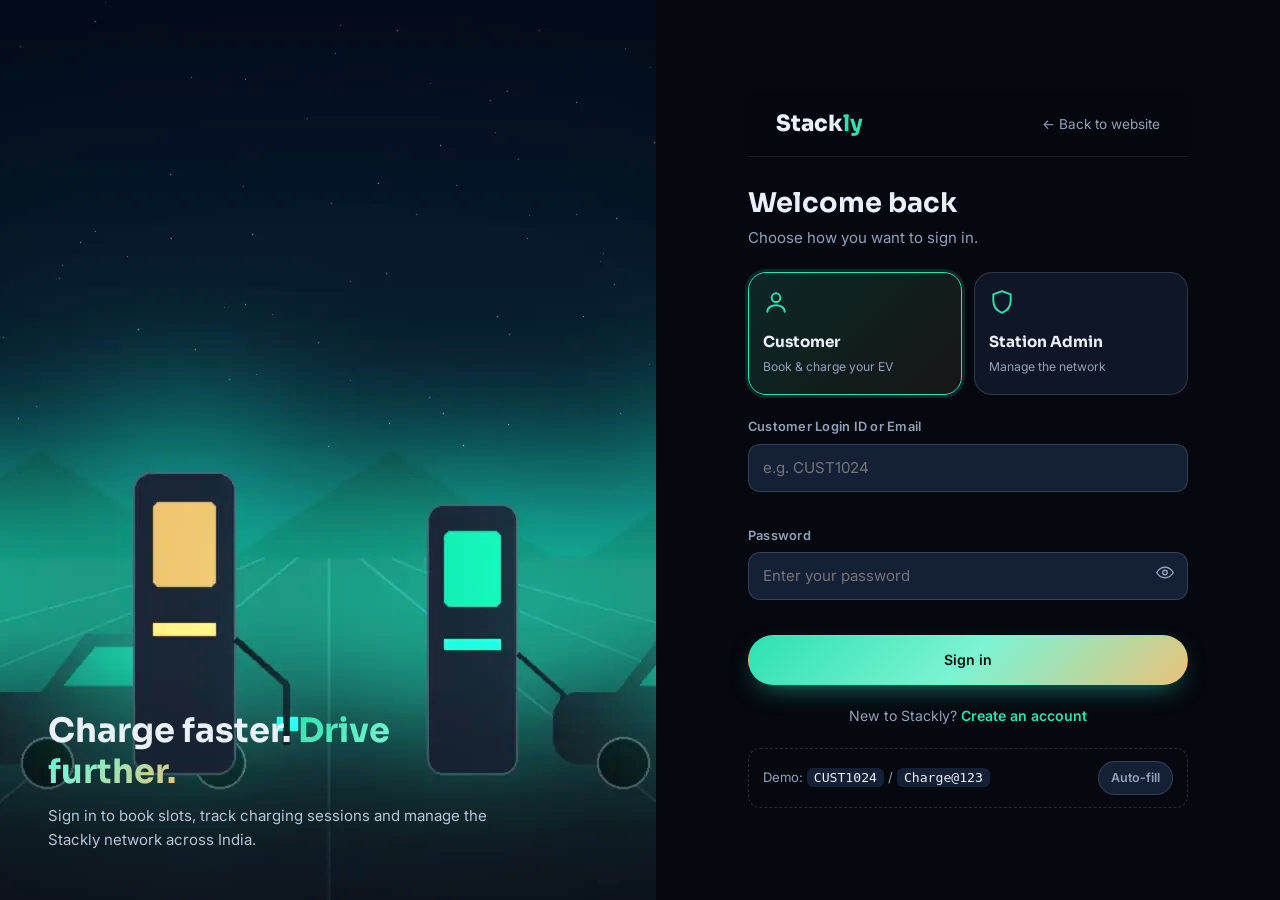
<file: login.html>
<!DOCTYPE html>
<html lang="en">
<head>
<meta charset="utf-8">
<meta name="viewport" content="width=device-width,initial-scale=1">
<title>Login | Stackly EV Charging</title>
<meta name="robots" content="noindex">
<script>try{var t=localStorage.getItem('stacklyTheme');if(t)document.documentElement.setAttribute('data-theme',t)}catch(e){}</script>
<link rel="preconnect" href="https://fonts.googleapis.com"><link rel="preconnect" href="https://fonts.gstatic.com" crossorigin>
<link href="https://fonts.googleapis.com/css2?family=Inter:wght@400;500;600&family=Sora:wght@600;700;800&display=swap" rel="stylesheet">
<link rel="stylesheet" href="css/dashboard.css">
</head>
<body>
<div class="login-wrap">
<aside class="login-art"><img src="[data-uri]" alt="Stackly fast chargers glowing at night"><div><h2>Charge faster. <span class="grad">Drive further.</span></h2><p>Sign in to book slots, track charging sessions and manage the Stackly network across India.</p></div></aside>
<main class="login-main"><div class="login-card">
<div class="top"><a href="index.html" class="logo" aria-label="Stackly home"><img src="https://wsrv.nl/?url=https://snabsolutions.in/wp-content/uploads/2026/02/stackly-snab-solutions.png&w=280&output=webp&q=85&fit=cover" alt="Stackly" width="130" height="42" onerror="this.outerHTML='<span class=&quot;logo-fb&quot;>Stack<b>ly</b></span>'"></a><a class="back" href="index.html">← Back to website</a></div>
<h1>Welcome back</h1><p class="sub">Choose how you want to sign in.</p>
<div class="roles" role="tablist" aria-label="Account type">
<button type="button" class="role on" role="tab" aria-selected="true" data-role="customer"><span data-ic="user"></span><b>Customer</b><span>Book &amp; charge your EV</span></button>
<button type="button" class="role" role="tab" aria-selected="false" data-role="admin"><span data-ic="shield"></span><b>Station Admin</b><span>Manage the network</span></button>
</div>
<div class="alert ok hide" id="lOk" role="status"></div>
<div class="alert bad hide" id="lErr" role="alert"></div>
<form id="lf" novalidate>
<div class="field"><label for="lid" id="lidL">Customer Login ID or Email</label><input class="input" id="lid" autocomplete="username" placeholder="e.g. CUST1024" maxlength="30"><div class="ferr" id="eId"></div></div>
<div class="field"><label for="lpw">Password</label><div class="pw"><input class="input" id="lpw" type="password" autocomplete="current-password" placeholder="Enter your password" maxlength="40"><button type="button" id="eye" aria-label="Show password"><span data-ic="eye"></span></button></div><div class="ferr" id="ePw"></div></div>
<button class="btn btn-primary" type="submit" style="width:100%;padding:13px" id="lb">Sign in</button>
</form>
<p class="alt" id="suWrap">New to Stackly? <a href="signup.html">Create an account</a></p>
<div class="demo"><span id="dm">Demo: <code>CUST1024</code> / <code>Charge@123</code></span><button type="button" class="btn btn-ghost btn-sm" id="fill">Auto-fill</button></div>
</div></main>
</div>
<script src="js/dashboard.js"></script>
<script>
(function(){
  var $=SD.$, role='customer', demo={customer:['CUST1024','Charge@123'],admin:['ADMIN01','Admin@123']};
  var a=SD.getAuth(); if(a&&SD.pages[a.role]){location.replace(SD.pages[a.role]);return;}
  function setRole(r){
    role=r;
    SD.$$('.role').forEach(function(b){var on=b.getAttribute('data-role')===r;b.classList.toggle('on',on);b.setAttribute('aria-selected',on);});
    $('#lidL').textContent=r==='admin'?'Admin Login ID':'Customer Login ID or Email';
    $('#suWrap').classList.toggle('hide',r==='admin');
    $('#lid').placeholder='e.g. '+demo[r][0];
    $('#dm').innerHTML='Demo: <code>'+demo[r][0]+'</code> / <code>'+demo[r][1]+'</code>';
    $('#lErr').classList.add('hide');$('#eId').textContent='';$('#ePw').textContent='';
  }
  SD.$$('.role').forEach(function(b){b.onclick=function(){setRole(b.getAttribute('data-role'));$('#lid').focus();};});
  $('#fill').onclick=function(){$('#lid').value=demo[role][0];$('#lpw').value=demo[role][1];$('#eId').textContent='';$('#ePw').textContent='';$('#lErr').classList.add('hide');};
  $('#eye').onclick=function(){var p=$('#lpw'),s=p.type==='password';p.type=s?'text':'password';this.setAttribute('aria-label',s?'Hide password':'Show password');};
  /* arriving from sign-up: show the new Login ID and pre-fill it */
  try{
    var q=new URLSearchParams(location.search),nid=q.get('id');
    if(q.get('registered')==='1'&&/^CUST\d{3,8}$/i.test(nid||'')){
      $('#lOk').innerHTML='Account created successfully! Sign in with Login ID <b></b> and the password you chose.';
      $('#lOk').querySelector('b').textContent=nid.toUpperCase();$('#lOk').classList.remove('hide');
      $('#lid').value=nid.toUpperCase();setTimeout(function(){$('#lpw').focus();},60);
      history.replaceState(null,'',location.pathname);
    }
  }catch(x){}
  $('#lf').onsubmit=function(e){
    e.preventDefault();
    var id=$('#lid').value.trim(),pw=$('#lpw').value,ok=true,err=$('#lErr');
    err.classList.add('hide');$('#lOk').classList.add('hide');
    $('#eId').textContent=id.length<4?'Enter your login ID.':'';
    $('#ePw').textContent=pw.length<6?'Password must be at least 6 characters.':'';
    $('#lid').classList.toggle('err',id.length<4);$('#lpw').classList.toggle('err',pw.length<6);
    if(id.length<4||pw.length<6)return;
    var r=SD.login(role,id,pw);
    if(!r.ok){err.textContent=r.msg;err.classList.remove('hide');return;}
    $('#lb').disabled=true;$('#lb').textContent='Signing in…';
    location.replace(r.page);
  };
})();
</script>
</body>
</html>
</file>
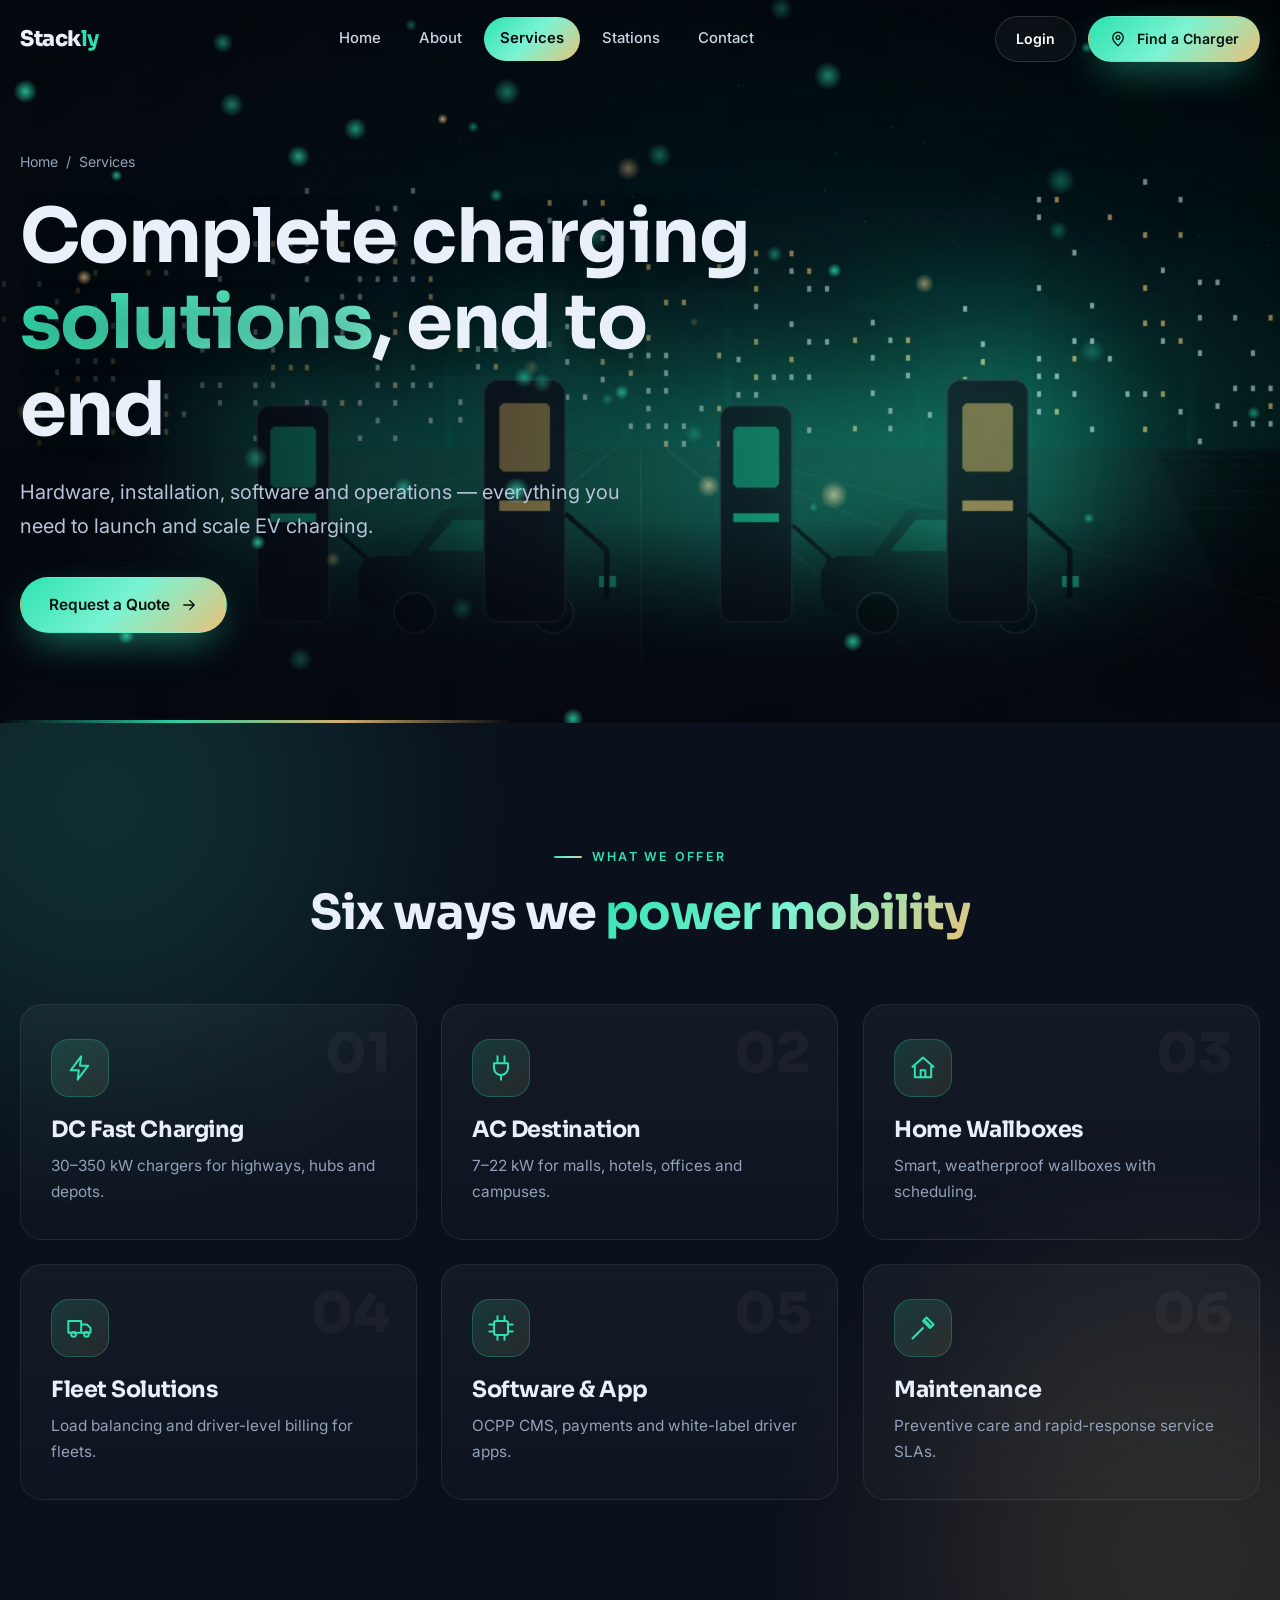
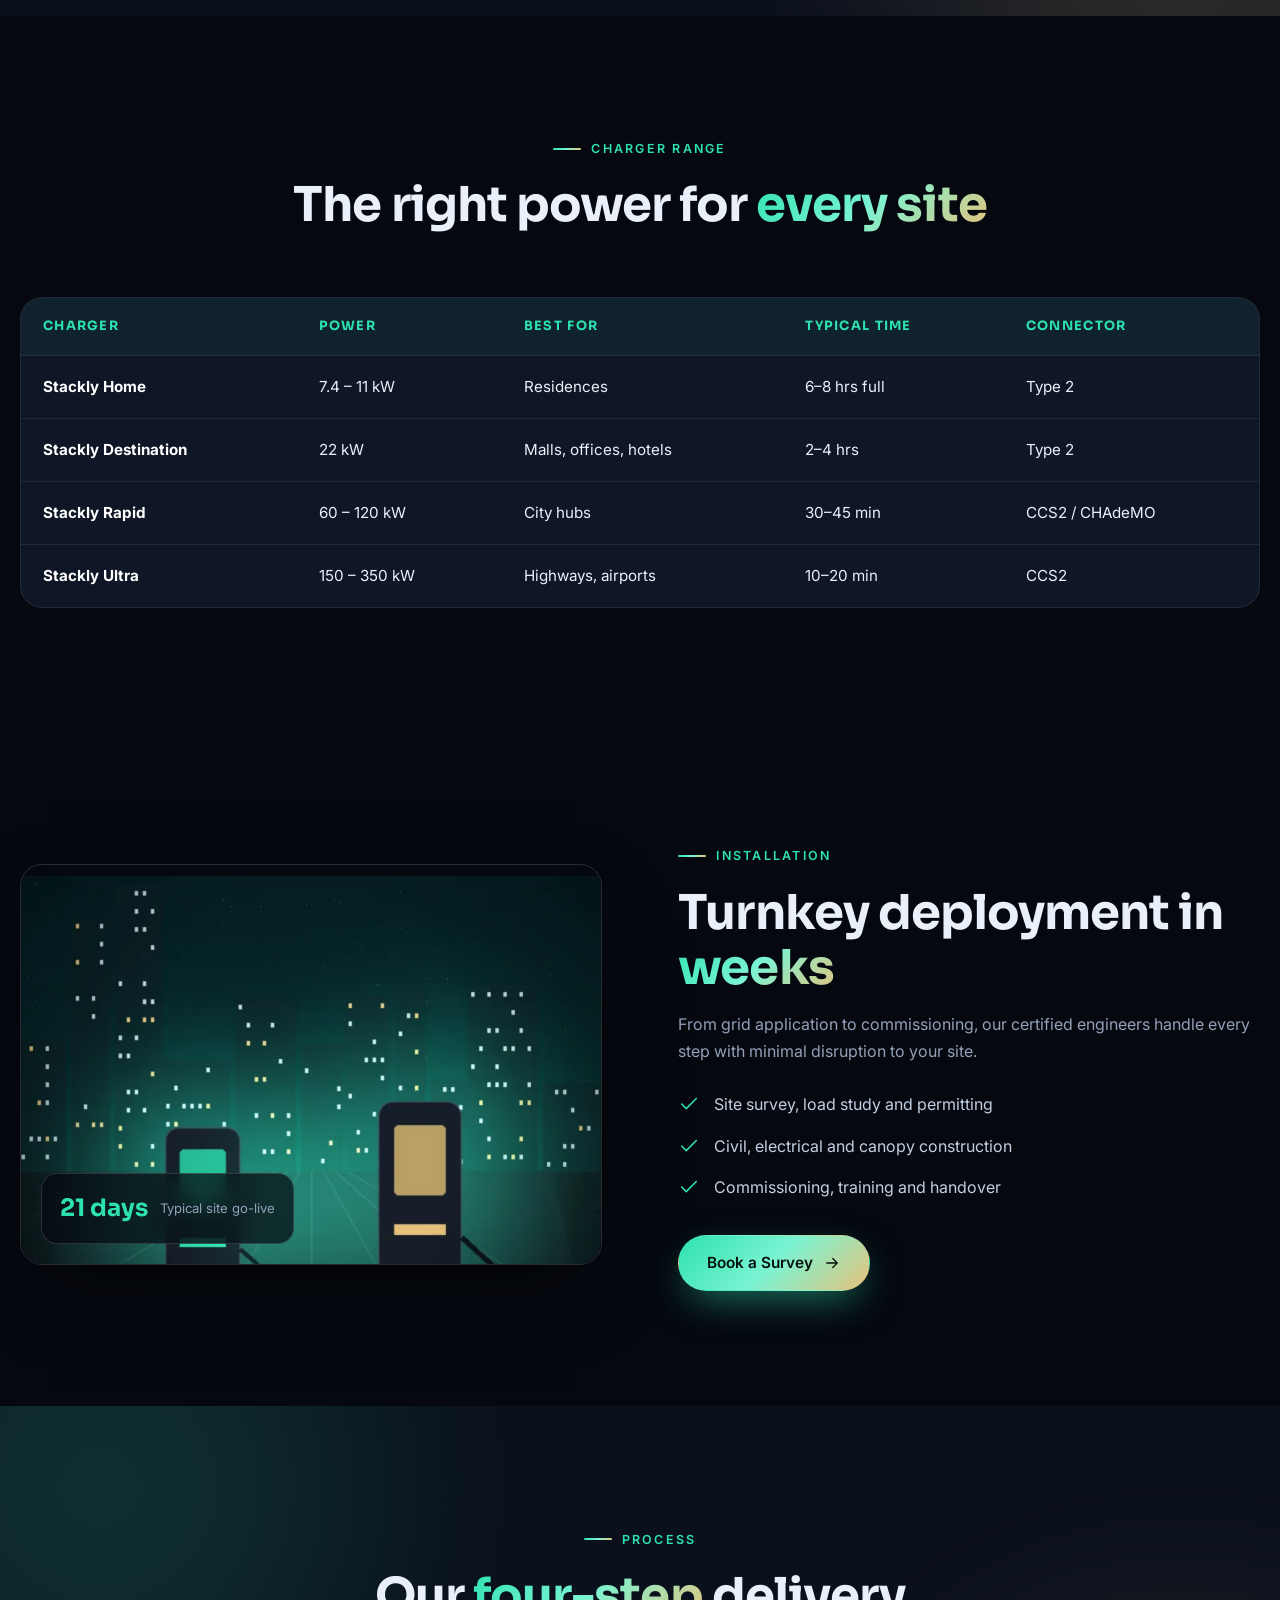
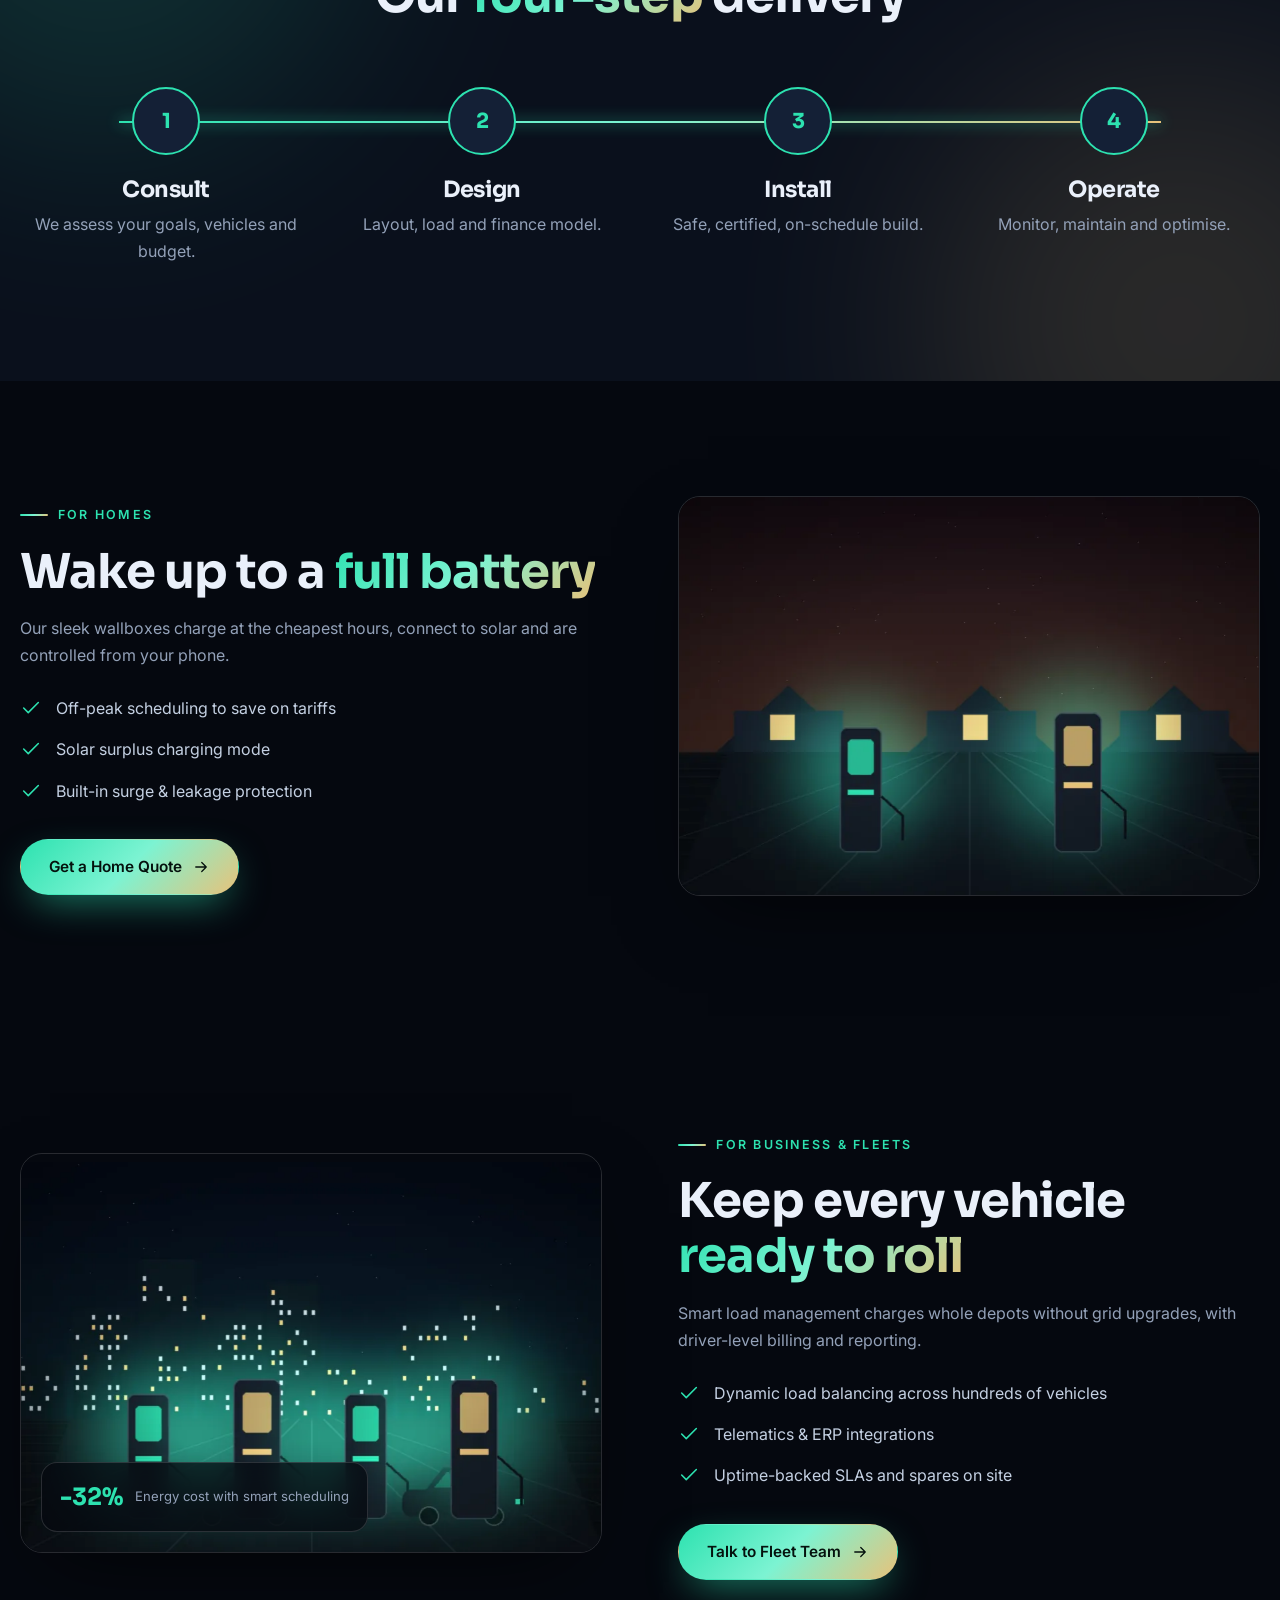
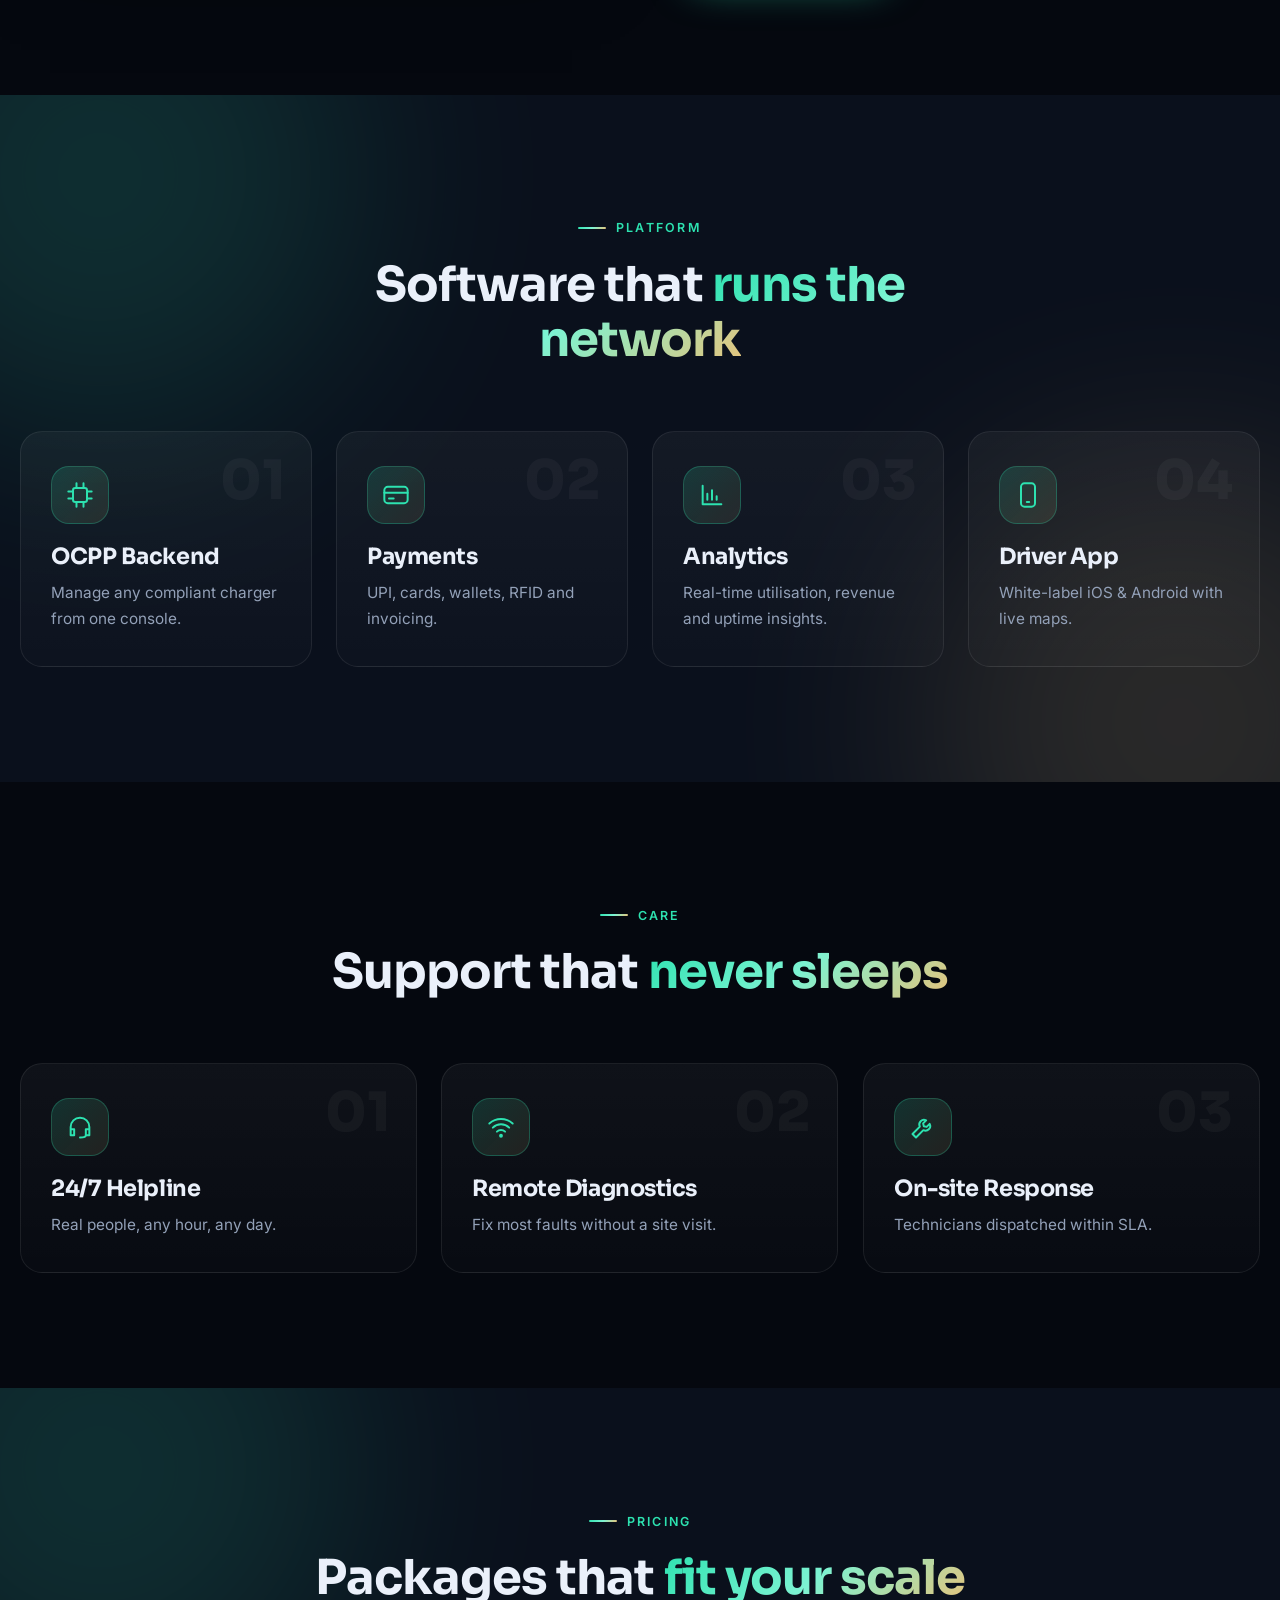
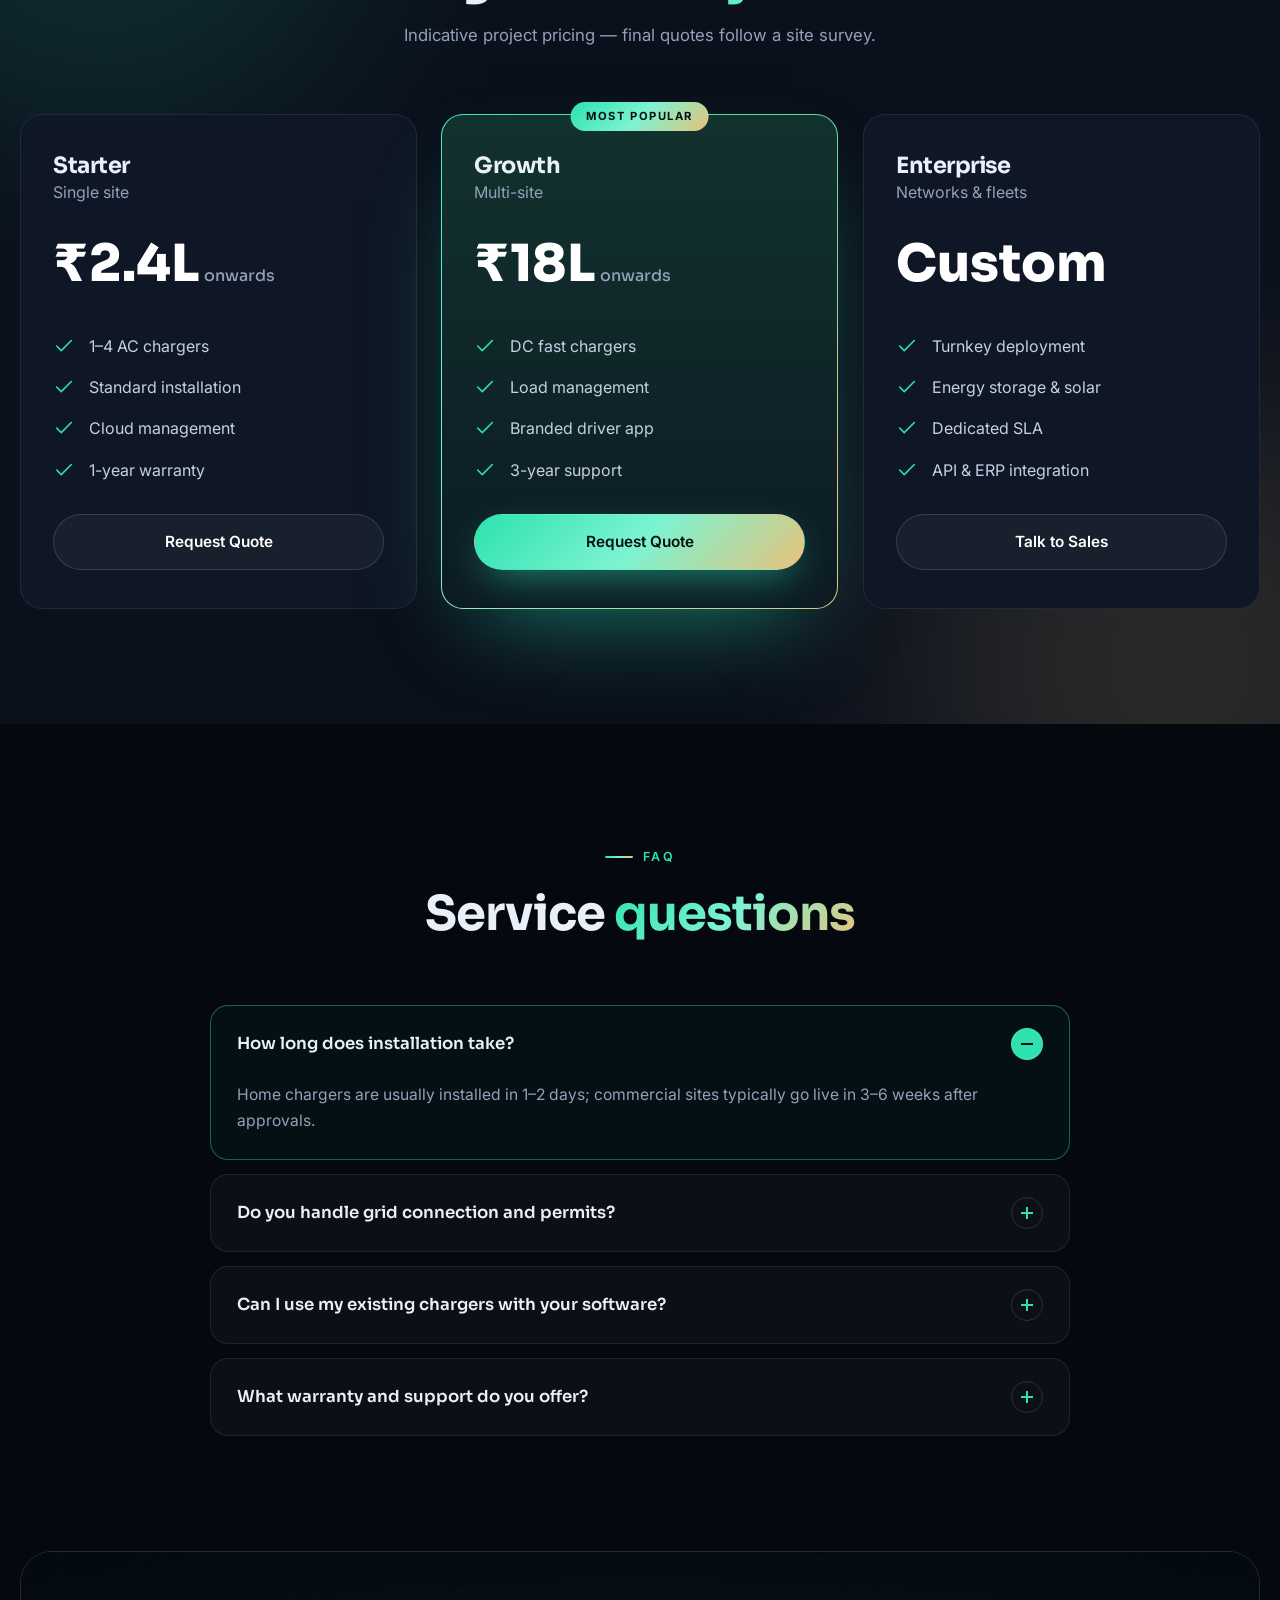
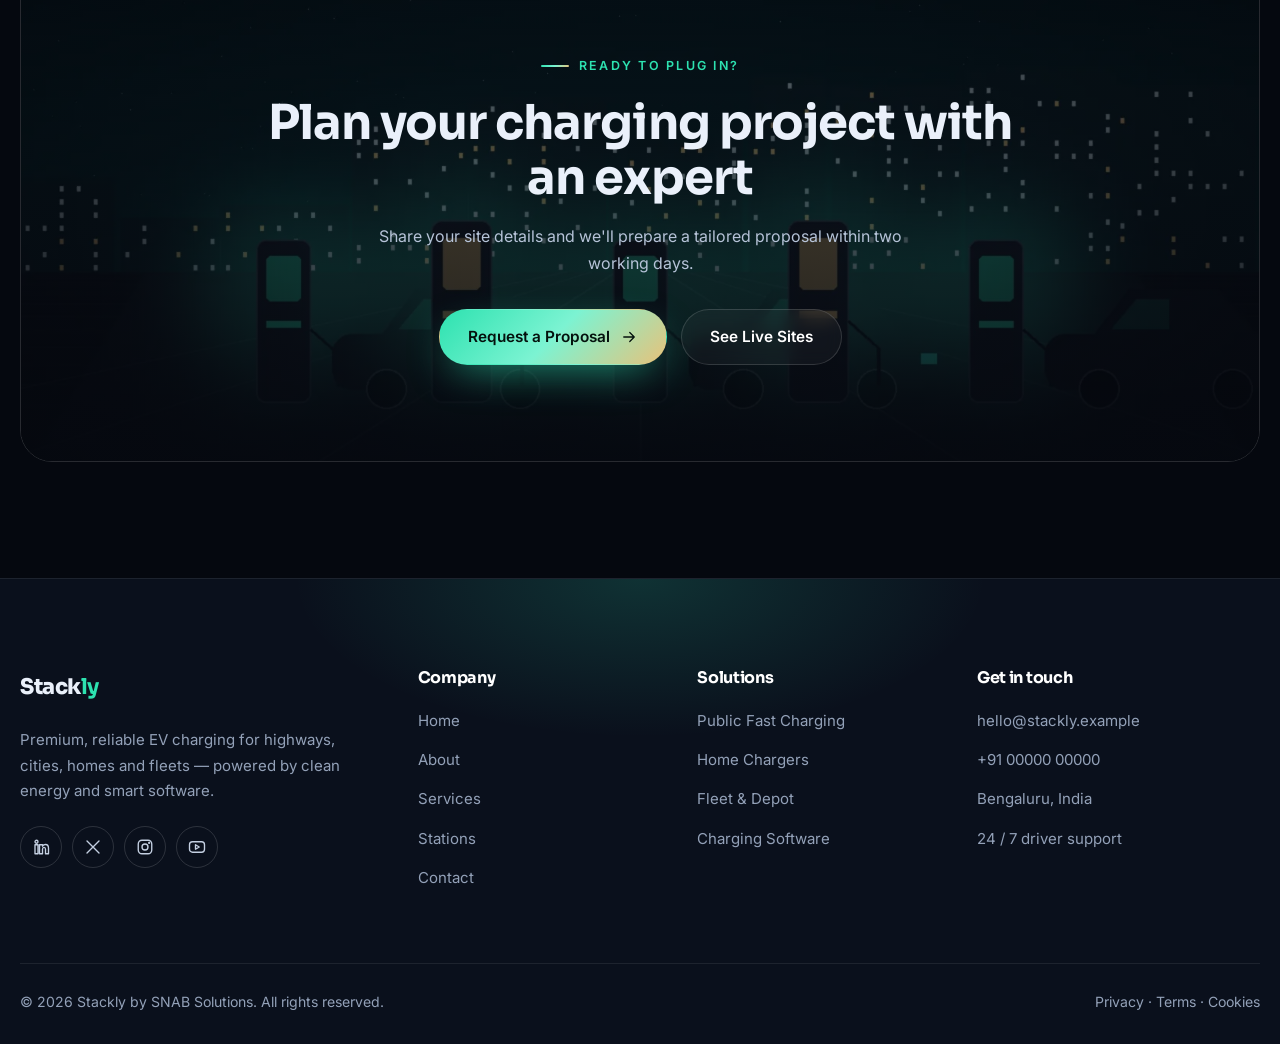
<file: services.html>
<!DOCTYPE html>
<html lang="en">
<head>
<meta charset="UTF-8">
<meta name="viewport" content="width=device-width, initial-scale=1, viewport-fit=cover">
<title>Services | Stackly EV Charging</title>
<meta name="description" content="EV charging hardware, installation, software and maintenance for homes, businesses and fleets.">
<meta name="theme-color" content="#05080F">
<link rel="icon" type="image/webp" href="[data-uri]">
<link rel="preconnect" href="https://fonts.googleapis.com">
<link rel="preconnect" href="https://fonts.gstatic.com" crossorigin>
<link href="https://fonts.googleapis.com/css2?family=Inter:wght@400;500;600&family=Sora:wght@600;700;800&display=swap" rel="stylesheet">
<link rel="stylesheet" href="css/style.css">
<noscript><style>body{opacity:1!important}.rv{opacity:1!important;transform:none!important}.split-media img{clip-path:none!important}.w>span{transform:none!important;opacity:1!important}.preloader{display:none}</style></noscript>
</head>
<body>
<div class="preloader" aria-hidden="true"><div><div class="bolt"><svg viewBox="0 0 24 24" fill="#2DE2B0"><path d="M13 2 4 14h7l-1 8 9-12h-7z"/></svg></div><div class="pl-bar"><i></i></div></div></div>
<div class="progress"></div><div class="cursor-glow"></div>
<header class="header"><div class="container nav">
<a href="index.html" class="logo" aria-label="Stackly home"><img src="https://wsrv.nl/?url=https://snabsolutions.in/wp-content/uploads/2026/02/stackly-snab-solutions.png&w=280&output=webp&q=85&fit=cover" alt="Stackly" width="130" height="42" onerror="this.outerHTML='<span class=&quot;logo-fb&quot;>Stack<b>ly</b></span>'"></a>
<nav class="menu" id="menu" aria-label="Main"><a href="index.html" class="">Home</a><a href="about.html" class="">About</a><a href="services.html" class="active">Services</a><a href="stations.html" class="">Stations</a><a href="contact.html" class="">Contact</a></nav>
<div class="nav-cta"><a href="login.html" class="btn btn-ghost btn-sm">Login</a><a href="stations.html" class="btn btn-primary btn-sm"><svg viewBox="0 0 24 24" width="18" height="18" fill="none" stroke="currentColor" stroke-width="1.7" stroke-linecap="round" stroke-linejoin="round" aria-hidden="true"><path d="M12 21s-7-6.2-7-11a7 7 0 0 1 14 0c0 4.8-7 11-7 11z"/><circle cx="12" cy="10" r="2.5"/></svg> Find a Charger</a>
<button class="burger" aria-label="Menu" aria-expanded="false"><span></span><span></span><span></span></button></div>
</div></header>
<main>
<section class="hero page-hero"><div class="hero-bg"><img data-local="[data-uri]" onerror="this.onerror=null;this.src=this.dataset.local" src="https://wsrv.nl/?url=images.pexels.com/photos/9799992/pexels-photo-9799992.jpeg&amp;w=1600&amp;h=900&amp;fit=cover&amp;output=webp&amp;q=55" alt="Electric car plugged in at a modern charging station" width="1600" height="900" fetchpriority="high"></div>
<div class="container"><div class="hero-content">
<div class="crumbs rv"><a href="index.html">Home</a><span>/</span><span>Services</span></div>
<h1 class="rv" style="--d:.08s">Complete charging <span class='grad-text'>solutions</span>, end to end</h1>
<p class="lead rv" style="--d:.16s">Hardware, installation, software and operations — everything you need to launch and scale EV charging.</p>
<div class="hero-actions rv" style="--d:.24s"><a href="contact.html" class="btn btn-primary">Request a Quote <svg viewBox="0 0 24 24" width="18" height="18" fill="none" stroke="currentColor" stroke-width="1.7" stroke-linecap="round" stroke-linejoin="round" aria-hidden="true"><path d="M5 12h14M13 6l6 6-6 6"/></svg></a></div>
</div></div></section>
<section class="section alt"><div class="container"><div class="sec-head center rv"><span class="eyebrow">What we offer</span><h2>Six ways we <span class='grad-text'>power mobility</span></h2></div><div class="grid g3"><article class="card rv" style="--d:0.0s"><span class="num">01</span><div class="icon"><svg viewBox="0 0 24 24" width="24" height="24" fill="none" stroke="currentColor" stroke-width="1.7" stroke-linecap="round" stroke-linejoin="round" aria-hidden="true"><path d="M13 2 4 14h7l-1 8 9-12h-7z"/></svg></div><h3>DC Fast Charging</h3><p>30–350 kW chargers for highways, hubs and depots.</p></article><article class="card rv" style="--d:0.08s"><span class="num">02</span><div class="icon"><svg viewBox="0 0 24 24" width="24" height="24" fill="none" stroke="currentColor" stroke-width="1.7" stroke-linecap="round" stroke-linejoin="round" aria-hidden="true"><path d="M9 2v6M15 2v6M6 8h12v4a6 6 0 0 1-12 0zM12 18v4"/></svg></div><h3>AC Destination</h3><p>7–22 kW for malls, hotels, offices and campuses.</p></article><article class="card rv" style="--d:0.16s"><span class="num">03</span><div class="icon"><svg viewBox="0 0 24 24" width="24" height="24" fill="none" stroke="currentColor" stroke-width="1.7" stroke-linecap="round" stroke-linejoin="round" aria-hidden="true"><path d="m3 11 9-8 9 8M5 10v10h14V10M10 20v-6h4v6"/></svg></div><h3>Home Wallboxes</h3><p>Smart, weatherproof wallboxes with scheduling.</p></article><article class="card rv" style="--d:0.24s"><span class="num">04</span><div class="icon"><svg viewBox="0 0 24 24" width="24" height="24" fill="none" stroke="currentColor" stroke-width="1.7" stroke-linecap="round" stroke-linejoin="round" aria-hidden="true"><path d="M2 6h11v10H2zM13 9h5l3 3v4h-8"/><circle cx="6.5" cy="17.5" r="2"/><circle cx="17.5" cy="17.5" r="2"/></svg></div><h3>Fleet Solutions</h3><p>Load balancing and driver-level billing for fleets.</p></article><article class="card rv" style="--d:0.0s"><span class="num">05</span><div class="icon"><svg viewBox="0 0 24 24" width="24" height="24" fill="none" stroke="currentColor" stroke-width="1.7" stroke-linecap="round" stroke-linejoin="round" aria-hidden="true"><rect x="6" y="6" width="12" height="12" rx="2"/><path d="M9 2v4M15 2v4M9 18v4M15 18v4M2 9h4M2 15h4M18 9h4M18 15h4"/></svg></div><h3>Software & App</h3><p>OCPP CMS, payments and white-label driver apps.</p></article><article class="card rv" style="--d:0.08s"><span class="num">06</span><div class="icon"><svg viewBox="0 0 24 24" width="24" height="24" fill="none" stroke="currentColor" stroke-width="1.7" stroke-linecap="round" stroke-linejoin="round" aria-hidden="true"><path d="M14 6l4 4M3 21l9-9M15 3l6 6-3 3-6-6z"/></svg></div><h3>Maintenance</h3><p>Preventive care and rapid-response service SLAs.</p></article></div></div></section>
<section class="section "><div class="container"><div class="sec-head center rv"><span class="eyebrow">Charger range</span><h2>The right power for <span class='grad-text'>every site</span></h2></div><div class="table-wrap rv"><table><thead><tr><th>Charger</th><th>Power</th><th>Best for</th><th>Typical time</th><th>Connector</th></tr></thead><tbody>
<tr><td><b>Stackly Home</b></td><td>7.4 – 11 kW</td><td>Residences</td><td>6–8 hrs full</td><td>Type 2</td></tr>
<tr><td><b>Stackly Destination</b></td><td>22 kW</td><td>Malls, offices, hotels</td><td>2–4 hrs</td><td>Type 2</td></tr>
<tr><td><b>Stackly Rapid</b></td><td>60 – 120 kW</td><td>City hubs</td><td>30–45 min</td><td>CCS2 / CHAdeMO</td></tr>
<tr><td><b>Stackly Ultra</b></td><td>150 – 350 kW</td><td>Highways, airports</td><td>10–20 min</td><td>CCS2</td></tr></tbody></table></div></div></section>
<section class="section "><div class="container"><div class="split"><div class="split-media rv l wide"><img data-local="[data-uri]" onerror="this.onerror=null;this.src=this.dataset.local" src="https://wsrv.nl/?url=images.pexels.com/photos/12737898/pexels-photo-12737898.jpeg&amp;w=1350&amp;h=1650&amp;fit=cover&amp;output=webp&amp;q=60" alt="Close-up of a fast-charging connector plugged into an electric car" loading="lazy" width="900" height="1100"><div class="tag-float"><b>21 days</b><span>Typical site go-live</span></div></div><div class="rv r"><span class="eyebrow">Installation</span><h2>Turnkey deployment in <span class='grad-text'>weeks</span></h2><p style="margin-top:16px">From grid application to commissioning, our certified engineers handle every step with minimal disruption to your site.</p><ul class="checks"><li><svg viewBox="0 0 24 24" width="24" height="24" fill="none" stroke="currentColor" stroke-width="1.7" stroke-linecap="round" stroke-linejoin="round" aria-hidden="true"><path d="m4 12 5 5L20 6"/></svg><span>Site survey, load study and permitting</span></li><li><svg viewBox="0 0 24 24" width="24" height="24" fill="none" stroke="currentColor" stroke-width="1.7" stroke-linecap="round" stroke-linejoin="round" aria-hidden="true"><path d="m4 12 5 5L20 6"/></svg><span>Civil, electrical and canopy construction</span></li><li><svg viewBox="0 0 24 24" width="24" height="24" fill="none" stroke="currentColor" stroke-width="1.7" stroke-linecap="round" stroke-linejoin="round" aria-hidden="true"><path d="m4 12 5 5L20 6"/></svg><span>Commissioning, training and handover</span></li></ul><a href="contact.html" class="btn btn-primary">Book a Survey <svg viewBox="0 0 24 24" width="18" height="18" fill="none" stroke="currentColor" stroke-width="1.7" stroke-linecap="round" stroke-linejoin="round" aria-hidden="true"><path d="M5 12h14M13 6l6 6-6 6"/></svg></a></div></div></div></section>
<section class="section alt"><div class="container"><div class="sec-head center rv"><span class="eyebrow">Process</span><h2>Our <span class='grad-text'>four-step</span> delivery</h2></div><div class="steps"><div class="step rv" style="--d:0.0s"><div class="n">1</div><h3>Consult</h3><p>We assess your goals, vehicles and budget.</p></div><div class="step rv" style="--d:0.1s"><div class="n">2</div><h3>Design</h3><p>Layout, load and finance model.</p></div><div class="step rv" style="--d:0.2s"><div class="n">3</div><h3>Install</h3><p>Safe, certified, on-schedule build.</p></div><div class="step rv" style="--d:0.30000000000000004s"><div class="n">4</div><h3>Operate</h3><p>Monitor, maintain and optimise.</p></div></div></div></section>
<section class="section "><div class="container"><div class="split rev"><div class="split-media rv r wide"><img data-local="[data-uri]" onerror="this.onerror=null;this.src=this.dataset.local" src="https://wsrv.nl/?url=images.pexels.com/photos/9800004/pexels-photo-9800004.jpeg&amp;w=1350&amp;h=1650&amp;fit=cover&amp;output=webp&amp;q=60" alt="Electric vehicle charging in a green, landscaped setting" loading="lazy" width="900" height="1100"></div><div class="rv l"><span class="eyebrow">For homes</span><h2>Wake up to a <span class='grad-text'>full battery</span></h2><p style="margin-top:16px">Our sleek wallboxes charge at the cheapest hours, connect to solar and are controlled from your phone.</p><ul class="checks"><li><svg viewBox="0 0 24 24" width="24" height="24" fill="none" stroke="currentColor" stroke-width="1.7" stroke-linecap="round" stroke-linejoin="round" aria-hidden="true"><path d="m4 12 5 5L20 6"/></svg><span>Off-peak scheduling to save on tariffs</span></li><li><svg viewBox="0 0 24 24" width="24" height="24" fill="none" stroke="currentColor" stroke-width="1.7" stroke-linecap="round" stroke-linejoin="round" aria-hidden="true"><path d="m4 12 5 5L20 6"/></svg><span>Solar surplus charging mode</span></li><li><svg viewBox="0 0 24 24" width="24" height="24" fill="none" stroke="currentColor" stroke-width="1.7" stroke-linecap="round" stroke-linejoin="round" aria-hidden="true"><path d="m4 12 5 5L20 6"/></svg><span>Built-in surge &amp; leakage protection</span></li></ul><a href="contact.html" class="btn btn-primary">Get a Home Quote <svg viewBox="0 0 24 24" width="18" height="18" fill="none" stroke="currentColor" stroke-width="1.7" stroke-linecap="round" stroke-linejoin="round" aria-hidden="true"><path d="M5 12h14M13 6l6 6-6 6"/></svg></a></div></div></div></section>
<section class="section "><div class="container"><div class="split"><div class="split-media rv l wide"><img data-local="[data-uri]" onerror="this.onerror=null;this.src=this.dataset.local" src="https://wsrv.nl/?url=images.pexels.com/photos/9799996/pexels-photo-9799996.jpeg&amp;w=1350&amp;h=1650&amp;fit=cover&amp;output=webp&amp;q=60" alt="Electric car plugged in at a charging point" loading="lazy" width="900" height="1100"><div class="tag-float"><b>-32%</b><span>Energy cost with smart scheduling</span></div></div><div class="rv r"><span class="eyebrow">For business &amp; fleets</span><h2>Keep every vehicle <span class='grad-text'>ready to roll</span></h2><p style="margin-top:16px">Smart load management charges whole depots without grid upgrades, with driver-level billing and reporting.</p><ul class="checks"><li><svg viewBox="0 0 24 24" width="24" height="24" fill="none" stroke="currentColor" stroke-width="1.7" stroke-linecap="round" stroke-linejoin="round" aria-hidden="true"><path d="m4 12 5 5L20 6"/></svg><span>Dynamic load balancing across hundreds of vehicles</span></li><li><svg viewBox="0 0 24 24" width="24" height="24" fill="none" stroke="currentColor" stroke-width="1.7" stroke-linecap="round" stroke-linejoin="round" aria-hidden="true"><path d="m4 12 5 5L20 6"/></svg><span>Telematics &amp; ERP integrations</span></li><li><svg viewBox="0 0 24 24" width="24" height="24" fill="none" stroke="currentColor" stroke-width="1.7" stroke-linecap="round" stroke-linejoin="round" aria-hidden="true"><path d="m4 12 5 5L20 6"/></svg><span>Uptime-backed SLAs and spares on site</span></li></ul><a href="contact.html" class="btn btn-primary">Talk to Fleet Team <svg viewBox="0 0 24 24" width="18" height="18" fill="none" stroke="currentColor" stroke-width="1.7" stroke-linecap="round" stroke-linejoin="round" aria-hidden="true"><path d="M5 12h14M13 6l6 6-6 6"/></svg></a></div></div></div></section>
<section class="section alt"><div class="container"><div class="sec-head center rv"><span class="eyebrow">Platform</span><h2>Software that <span class='grad-text'>runs the network</span></h2></div><div class="grid g4"><article class="card rv" style="--d:0.0s"><span class="num">01</span><div class="icon"><svg viewBox="0 0 24 24" width="24" height="24" fill="none" stroke="currentColor" stroke-width="1.7" stroke-linecap="round" stroke-linejoin="round" aria-hidden="true"><rect x="6" y="6" width="12" height="12" rx="2"/><path d="M9 2v4M15 2v4M9 18v4M15 18v4M2 9h4M2 15h4M18 9h4M18 15h4"/></svg></div><h3>OCPP Backend</h3><p>Manage any compliant charger from one console.</p></article><article class="card rv" style="--d:0.08s"><span class="num">02</span><div class="icon"><svg viewBox="0 0 24 24" width="24" height="24" fill="none" stroke="currentColor" stroke-width="1.7" stroke-linecap="round" stroke-linejoin="round" aria-hidden="true"><rect x="2" y="5" width="20" height="14" rx="3"/><path d="M2 10h20M6 15h4"/></svg></div><h3>Payments</h3><p>UPI, cards, wallets, RFID and invoicing.</p></article><article class="card rv" style="--d:0.16s"><span class="num">03</span><div class="icon"><svg viewBox="0 0 24 24" width="24" height="24" fill="none" stroke="currentColor" stroke-width="1.7" stroke-linecap="round" stroke-linejoin="round" aria-hidden="true"><path d="M4 20V4M4 20h16M8 16v-5M12 16V8M16 16v-3"/></svg></div><h3>Analytics</h3><p>Real-time utilisation, revenue and uptime insights.</p></article><article class="card rv" style="--d:0.24s"><span class="num">04</span><div class="icon"><svg viewBox="0 0 24 24" width="24" height="24" fill="none" stroke="currentColor" stroke-width="1.7" stroke-linecap="round" stroke-linejoin="round" aria-hidden="true"><rect x="6" y="2" width="12" height="20" rx="3"/><path d="M11 18h2"/></svg></div><h3>Driver App</h3><p>White-label iOS &amp; Android with live maps.</p></article></div></div></section>
<section class="section "><div class="container"><div class="sec-head center rv"><span class="eyebrow">Care</span><h2>Support that <span class='grad-text'>never sleeps</span></h2></div><div class="grid g3"><article class="card rv" style="--d:0.0s"><span class="num">01</span><div class="icon"><svg viewBox="0 0 24 24" width="24" height="24" fill="none" stroke="currentColor" stroke-width="1.7" stroke-linecap="round" stroke-linejoin="round" aria-hidden="true"><path d="M4 14v-2a8 8 0 0 1 16 0v2M4 14h3v5H4zM17 14h3v5h-3zM17 19c0 1.5-2 2-5 2"/></svg></div><h3>24/7 Helpline</h3><p>Real people, any hour, any day.</p></article><article class="card rv" style="--d:0.08s"><span class="num">02</span><div class="icon"><svg viewBox="0 0 24 24" width="24" height="24" fill="none" stroke="currentColor" stroke-width="1.7" stroke-linecap="round" stroke-linejoin="round" aria-hidden="true"><path d="M2 9a15 15 0 0 1 20 0M5 12.5a10 10 0 0 1 14 0M8.5 16a5 5 0 0 1 7 0"/><circle cx="12" cy="19.5" r=".8"/></svg></div><h3>Remote Diagnostics</h3><p>Fix most faults without a site visit.</p></article><article class="card rv" style="--d:0.16s"><span class="num">03</span><div class="icon"><svg viewBox="0 0 24 24" width="24" height="24" fill="none" stroke="currentColor" stroke-width="1.7" stroke-linecap="round" stroke-linejoin="round" aria-hidden="true"><path d="M14.7 6.3a4 4 0 0 0-5.4 5.4L3 18l3 3 6.3-6.3a4 4 0 0 0 5.4-5.4l-2.6 2.6-2.4-.6-.6-2.4z"/></svg></div><h3>On-site Response</h3><p>Technicians dispatched within SLA.</p></article></div></div></section>
<section class="section alt"><div class="container"><div class="sec-head center rv"><span class="eyebrow">Pricing</span><h2>Packages that <span class='grad-text'>fit your scale</span></h2><p>Indicative project pricing — final quotes follow a site survey.</p></div><div class="grid g3"><div class="price-card rv"><h3>Starter</h3><p>Single site</p><div class="price">₹2.4L<small> onwards</small></div><ul class="checks"><li><svg viewBox="0 0 24 24" width="24" height="24" fill="none" stroke="currentColor" stroke-width="1.7" stroke-linecap="round" stroke-linejoin="round" aria-hidden="true"><path d="m4 12 5 5L20 6"/></svg><span>1–4 AC chargers</span></li><li><svg viewBox="0 0 24 24" width="24" height="24" fill="none" stroke="currentColor" stroke-width="1.7" stroke-linecap="round" stroke-linejoin="round" aria-hidden="true"><path d="m4 12 5 5L20 6"/></svg><span>Standard installation</span></li><li><svg viewBox="0 0 24 24" width="24" height="24" fill="none" stroke="currentColor" stroke-width="1.7" stroke-linecap="round" stroke-linejoin="round" aria-hidden="true"><path d="m4 12 5 5L20 6"/></svg><span>Cloud management</span></li><li><svg viewBox="0 0 24 24" width="24" height="24" fill="none" stroke="currentColor" stroke-width="1.7" stroke-linecap="round" stroke-linejoin="round" aria-hidden="true"><path d="m4 12 5 5L20 6"/></svg><span>1-year warranty</span></li></ul><a href="contact.html" class="btn btn-ghost">Request Quote</a></div>
<div class="price-card pop rv" style="--d:.1s"><h3>Growth</h3><p>Multi-site</p><div class="price">₹18L<small> onwards</small></div><ul class="checks"><li><svg viewBox="0 0 24 24" width="24" height="24" fill="none" stroke="currentColor" stroke-width="1.7" stroke-linecap="round" stroke-linejoin="round" aria-hidden="true"><path d="m4 12 5 5L20 6"/></svg><span>DC fast chargers</span></li><li><svg viewBox="0 0 24 24" width="24" height="24" fill="none" stroke="currentColor" stroke-width="1.7" stroke-linecap="round" stroke-linejoin="round" aria-hidden="true"><path d="m4 12 5 5L20 6"/></svg><span>Load management</span></li><li><svg viewBox="0 0 24 24" width="24" height="24" fill="none" stroke="currentColor" stroke-width="1.7" stroke-linecap="round" stroke-linejoin="round" aria-hidden="true"><path d="m4 12 5 5L20 6"/></svg><span>Branded driver app</span></li><li><svg viewBox="0 0 24 24" width="24" height="24" fill="none" stroke="currentColor" stroke-width="1.7" stroke-linecap="round" stroke-linejoin="round" aria-hidden="true"><path d="m4 12 5 5L20 6"/></svg><span>3-year support</span></li></ul><a href="contact.html" class="btn btn-primary">Request Quote</a></div>
<div class="price-card rv" style="--d:.2s"><h3>Enterprise</h3><p>Networks &amp; fleets</p><div class="price">Custom</div><ul class="checks"><li><svg viewBox="0 0 24 24" width="24" height="24" fill="none" stroke="currentColor" stroke-width="1.7" stroke-linecap="round" stroke-linejoin="round" aria-hidden="true"><path d="m4 12 5 5L20 6"/></svg><span>Turnkey deployment</span></li><li><svg viewBox="0 0 24 24" width="24" height="24" fill="none" stroke="currentColor" stroke-width="1.7" stroke-linecap="round" stroke-linejoin="round" aria-hidden="true"><path d="m4 12 5 5L20 6"/></svg><span>Energy storage &amp; solar</span></li><li><svg viewBox="0 0 24 24" width="24" height="24" fill="none" stroke="currentColor" stroke-width="1.7" stroke-linecap="round" stroke-linejoin="round" aria-hidden="true"><path d="m4 12 5 5L20 6"/></svg><span>Dedicated SLA</span></li><li><svg viewBox="0 0 24 24" width="24" height="24" fill="none" stroke="currentColor" stroke-width="1.7" stroke-linecap="round" stroke-linejoin="round" aria-hidden="true"><path d="m4 12 5 5L20 6"/></svg><span>API &amp; ERP integration</span></li></ul><a href="contact.html" class="btn btn-ghost">Talk to Sales</a></div></div></div></section>
<section class="section "><div class="container"><div class="sec-head center rv"><span class="eyebrow">FAQ</span><h2>Service <span class='grad-text'>questions</span></h2></div><div class="faq"><div class="faq-item rv" style="--d:0.0s"><button class="faq-q" aria-expanded="false">How long does installation take?<i></i></button><div class="faq-a"><p>Home chargers are usually installed in 1–2 days; commercial sites typically go live in 3–6 weeks after approvals.</p></div></div><div class="faq-item rv" style="--d:0.05s"><button class="faq-q" aria-expanded="false">Do you handle grid connection and permits?<i></i></button><div class="faq-a"><p>Yes. We manage utility applications, approvals and compliance end to end.</p></div></div><div class="faq-item rv" style="--d:0.1s"><button class="faq-q" aria-expanded="false">Can I use my existing chargers with your software?<i></i></button><div class="faq-a"><p>If they support OCPP 1.6 or 2.0.1, they can be onboarded to the Stackly platform quickly.</p></div></div><div class="faq-item rv" style="--d:0.15000000000000002s"><button class="faq-q" aria-expanded="false">What warranty and support do you offer?<i></i></button><div class="faq-a"><p>Hardware warranties of 1–5 years and optional SLA-backed maintenance with 24/7 helpline support.</p></div></div></div></div></section>
<section class="section" style="padding-top:0"><div class="container"><div class="cta rv z"><div class="cta-bg"><img data-local="[data-uri]" onerror="this.onerror=null;this.src=this.dataset.local" src="https://wsrv.nl/?url=images.pexels.com/photos/37576219/pexels-photo-37576219.jpeg&amp;w=1600&amp;h=700&amp;fit=cover&amp;output=webp&amp;q=55" alt="" width="1600" height="700" loading="lazy"></div>
<span class="eyebrow">Ready to plug in?</span><h2>Plan your charging project with an expert</h2><p>Share your site details and we'll prepare a tailored proposal within two working days.</p>
<div class="hero-actions"><a href="contact.html" class="btn btn-primary">Request a Proposal <svg viewBox="0 0 24 24" width="18" height="18" fill="none" stroke="currentColor" stroke-width="1.7" stroke-linecap="round" stroke-linejoin="round" aria-hidden="true"><path d="M5 12h14M13 6l6 6-6 6"/></svg></a><a href="stations.html" class="btn btn-ghost">See Live Sites</a></div></div></div></section>
</main>
<footer class="footer"><div class="container">
<div class="f-grid">
<div class="f-about"><a href="index.html" class="logo"><img src="https://wsrv.nl/?url=https://snabsolutions.in/wp-content/uploads/2026/02/stackly-snab-solutions.png&w=280&output=webp&q=85&fit=cover" alt="Stackly" width="130" height="42" loading="lazy" onerror="this.outerHTML='<span class=&quot;logo-fb&quot;>Stack<b>ly</b></span>'"></a>
<p>Premium, reliable EV charging for highways, cities, homes and fleets — powered by clean energy and smart software.</p>
<div class="social"><a href="404.html" aria-label="LinkedIn"><svg viewBox="0 0 24 24" fill="none" stroke="currentColor" stroke-width="1.8" stroke-linecap="round" stroke-linejoin="round"><path d="M4 9h4v12H4zM6 3a2 2 0 1 1 0 4 2 2 0 0 1 0-4zM10 9h4v2c.8-1.4 2.2-2.3 4-2.3 3 0 4 2 4 5V21h-4v-6c0-1.5-.5-2.5-2-2.5S14 13.5 14 15v6h-4z"/></svg></a><a href="404.html" aria-label="X"><svg viewBox="0 0 24 24" fill="none" stroke="currentColor" stroke-width="1.8" stroke-linecap="round" stroke-linejoin="round"><path d="M4 4l16 16M20 4 4 20"/></svg></a><a href="404.html" aria-label="Instagram"><svg viewBox="0 0 24 24" fill="none" stroke="currentColor" stroke-width="1.8" stroke-linecap="round" stroke-linejoin="round"><rect x="3" y="3" width="18" height="18" rx="5"/><circle cx="12" cy="12" r="4"/><circle cx="17.5" cy="6.5" r=".6"/></svg></a><a href="404.html" aria-label="YouTube"><svg viewBox="0 0 24 24" fill="none" stroke="currentColor" stroke-width="1.8" stroke-linecap="round" stroke-linejoin="round"><rect x="2" y="5" width="20" height="14" rx="4"/><path d="m10 9 5 3-5 3z"/></svg></a></div></div>
<div><h4>Company</h4><ul><li><a href="index.html">Home</a></li><li><a href="about.html">About</a></li><li><a href="services.html">Services</a></li><li><a href="stations.html">Stations</a></li><li><a href="contact.html">Contact</a></li></ul></div>
<div><h4>Solutions</h4><ul><li><a href="services.html">Public Fast Charging</a></li><li><a href="services.html">Home Chargers</a></li><li><a href="services.html">Fleet &amp; Depot</a></li><li><a href="services.html">Charging Software</a></li></ul></div>
<div><h4>Get in touch</h4><ul><li><a href="mailto:hello@stackly.example">hello@stackly.example</a></li><li><a href="tel:+910000000000">+91 00000 00000</a></li><li><a href="contact.html">Bengaluru, India</a></li><li><a href="contact.html">24 / 7 driver support</a></li></ul></div>
</div>
<div class="f-bottom"><span>© <span data-year>2026</span> Stackly by SNAB Solutions. All rights reserved.</span><span>Privacy · Terms · Cookies</span></div>
</div></footer>
<button class="to-top" aria-label="Back to top"><svg viewBox="0 0 24 24" width="24" height="24" fill="none" stroke="currentColor" stroke-width="1.7" stroke-linecap="round" stroke-linejoin="round" aria-hidden="true"><path d="m6 15 6-6 6 6"/></svg></button>
<script src="js/main.js"></script>
</body></html>
</file>
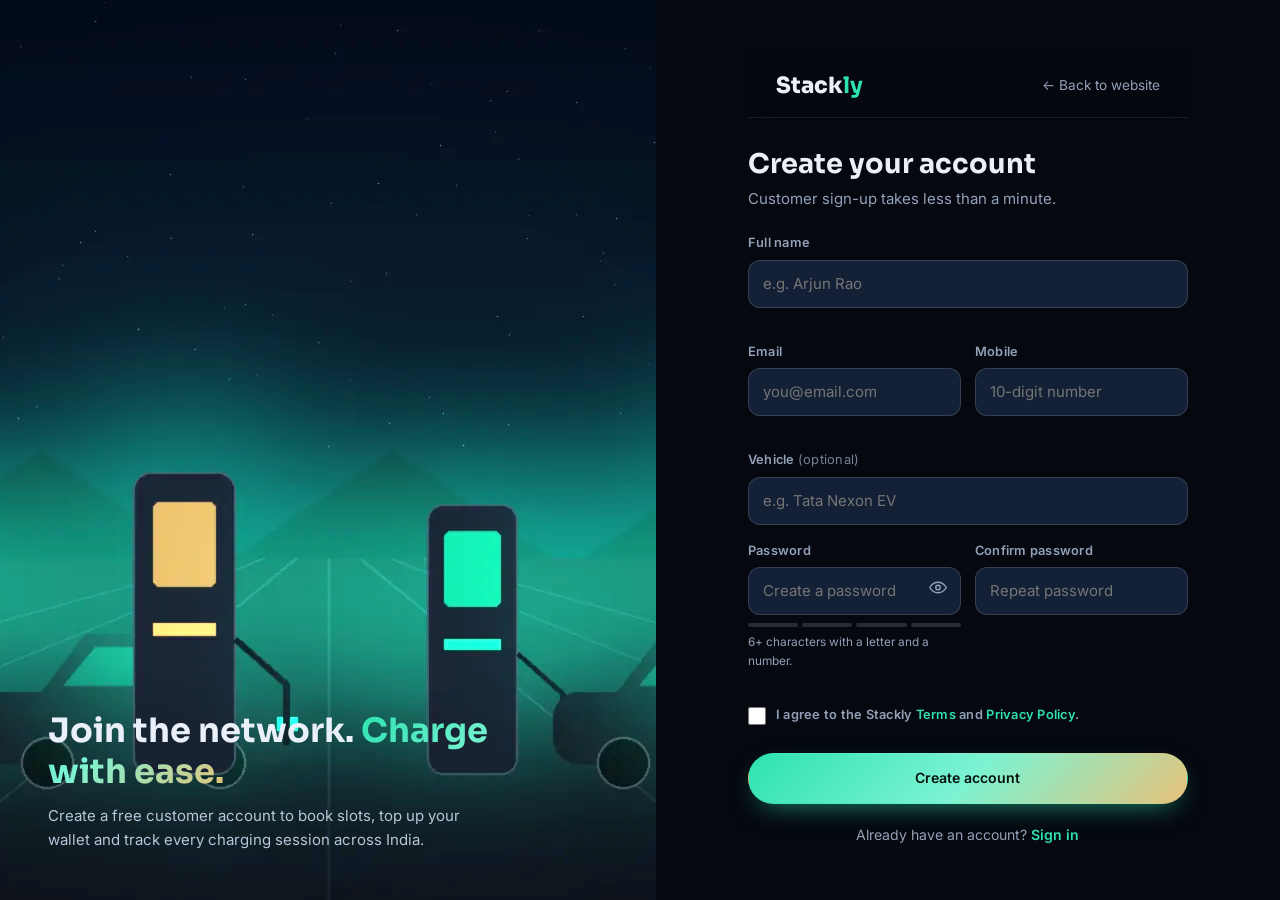
<file: signup.html>
<!DOCTYPE html>
<html lang="en">
<head>
<meta charset="utf-8">
<meta name="viewport" content="width=device-width,initial-scale=1">
<title>Create Account | Stackly EV Charging</title>
<meta name="description" content="Create your free Stackly customer account to book EV charging slots, manage your wallet and track sessions.">
<meta name="robots" content="noindex">
<script>try{var t=localStorage.getItem('stacklyTheme');if(t)document.documentElement.setAttribute('data-theme',t)}catch(e){}</script>
<link rel="preconnect" href="https://fonts.googleapis.com"><link rel="preconnect" href="https://fonts.gstatic.com" crossorigin>
<link href="https://fonts.googleapis.com/css2?family=Inter:wght@400;500;600&family=Sora:wght@600;700;800&display=swap" rel="stylesheet">
<link rel="stylesheet" href="css/dashboard.css">
</head>
<body>
<div class="login-wrap">
<aside class="login-art"><img src="[data-uri]" alt="Stackly fast chargers glowing at night"><div><h2>Join the network. <span class="grad">Charge with ease.</span></h2><p>Create a free customer account to book slots, top up your wallet and track every charging session across India.</p></div></aside>
<main class="login-main"><div class="login-card">
<div class="top"><a href="index.html" class="logo" aria-label="Stackly home"><img src="https://wsrv.nl/?url=https://snabsolutions.in/wp-content/uploads/2026/02/stackly-snab-solutions.png&w=280&output=webp&q=85&fit=cover" alt="Stackly" width="130" height="42" onerror="this.outerHTML='<span class=&quot;logo-fb&quot;>Stack<b>ly</b></span>'"></a><a class="back" href="index.html">&larr; Back to website</a></div>
<h1>Create your account</h1><p class="sub">Customer sign-up takes less than a minute.</p>
<div class="alert bad hide" id="sErr" role="alert"></div>
<div class="alert ok hide" id="sOk" role="status"></div>
<form id="sf" novalidate>
<div class="field"><label for="sn">Full name</label><input class="input" id="sn" autocomplete="name" placeholder="e.g. Arjun Rao" maxlength="16"><div class="ferr" id="eN"></div></div>
<div class="row2">
<div class="field"><label for="se">Email</label><input class="input" id="se" type="email" autocomplete="email" placeholder="you@email.com" maxlength="60"><div class="ferr" id="eE"></div></div>
<div class="field"><label for="sp">Mobile</label><input class="input" id="sp" type="tel" inputmode="numeric" autocomplete="tel-national" placeholder="10-digit number" maxlength="10"><div class="ferr" id="eP"></div></div>
</div>
<div class="field"><label for="sv">Vehicle <span class="opt">(optional)</span></label><input class="input" id="sv" placeholder="e.g. Tata Nexon EV" maxlength="30"></div>
<div class="row2">
<div class="field"><label for="spw">Password</label><div class="pw"><input class="input" id="spw" type="password" autocomplete="new-password" placeholder="Create a password" maxlength="40"><button type="button" id="eye" aria-label="Show passwords"><span data-ic="eye"></span></button></div><div class="meter" id="mt" aria-hidden="true"><i></i><i></i><i></i><i></i></div><div class="mtxt" id="mx">6+ characters with a letter and a number.</div><div class="ferr" id="ePw"></div></div>
<div class="field"><label for="scf">Confirm password</label><input class="input" id="scf" type="password" autocomplete="new-password" placeholder="Repeat password" maxlength="40"><div class="ferr" id="eCf"></div></div>
</div>
<div class="field" style="margin-bottom:10px"><label class="chk" for="st"><input type="checkbox" id="st"><span>I agree to the Stackly <a href="contact.html">Terms</a> and <a href="contact.html">Privacy Policy</a>.</span></label><div class="ferr" id="eT"></div></div>
<button class="btn btn-primary" type="submit" style="width:100%;padding:13px" id="sb">Create account</button>
</form>
<p class="alt">Already have an account? <a href="login.html">Sign in</a></p>
</div></main>
</div>
<script src="js/dashboard.js"></script>
<script>
(function(){
  var $=SD.$;
  var a=SD.getAuth(); if(a&&SD.pages[a.role]){location.replace(SD.pages[a.role]);return;}
  var fields={sn:'eN',se:'eE',sp:'eP',spw:'ePw',scf:'eCf'};
  function setErr(id,msg){$('#'+fields[id]).textContent=msg||'';$('#'+id).classList.toggle('err',!!msg);return !msg;}
  Object.keys(fields).forEach(function(id){$('#'+id).addEventListener('input',function(){setErr(id,'');$('#sErr').classList.add('hide');});});
  $('#st').addEventListener('change',function(){$('#eT').textContent='';});
  $('#sp').addEventListener('input',function(){this.value=this.value.replace(/\D/g,'');});

  /* password strength */
  function score(p){
    if(!p)return 0; var s=0;
    if(p.length>=6)s++; if(/[A-Za-z]/.test(p)&&/\d/.test(p))s++; if(p.length>=10)s++; if(/[A-Z]/.test(p)&&/[^A-Za-z0-9]/.test(p))s++;
    return p.length<6?1:Math.max(s,1);
  }
  $('#spw').addEventListener('input',function(){
    var s=score(this.value),t=['6+ characters with a letter and a number.','Too short','Fair','Good','Strong'];
    $('#mt').className='meter'+(this.value?' s'+s:'');
    $('#mx').textContent=this.value?t[s]+(s===1&&this.value.length>=6?' — add a number or more characters':''):t[0];
  });
  $('#eye').onclick=function(){
    var show=$('#spw').type==='password';
    $('#spw').type=$('#scf').type=show?'text':'password';
    this.setAttribute('aria-label',show?'Hide passwords':'Show passwords');
  };

  $('#sf').onsubmit=function(e){
    e.preventDefault();
    var n=$('#sn').value.trim(),em=$('#se').value.trim(),p=$('#sp').value.trim(),pw=$('#spw').value,cf=$('#scf').value,ok=true,top=$('#sErr');
    top.classList.add('hide');
    ok=setErr('sn',SD.v.name(n)?'':'Letters only, 2\u201316 characters.')&ok;
    ok=setErr('se',SD.v.email(em)?'':'Enter a valid email address.')&ok;
    ok=setErr('sp',SD.v.phone(p)?'':'Enter a 10-digit mobile starting with 6\u20139.')&ok;
    ok=setErr('spw',SD.v.pw(pw)?'':'Use 6+ characters with a letter and a number.')&ok;
    ok=setErr('scf',cf===pw&&cf?'':'Passwords do not match.')&ok;
    if(!$('#st').checked){$('#eT').textContent='Please accept the terms to continue.';ok=false;}
    if(!ok){var f=document.querySelector('.input.err');if(f)f.focus();return;}
    var r=SD.register({name:n,email:em,phone:p,vehicle:$('#sv').value,pw:pw});
    if(!r.ok){
      if(r.field==='email')setErr('se',r.msg);else if(r.field==='phone')setErr('sp',r.msg);
      else{top.textContent=r.msg;top.classList.remove('hide');}
      return;
    }
    var ok2=$('#sOk');ok2.innerHTML='Account created! Your Login ID is <b></b>. Redirecting you to sign in\u2026';
    ok2.querySelector('b').textContent=r.id;ok2.classList.remove('hide');
    $('#sb').disabled=true;$('#sb').textContent='Account created';
    $('#sf').querySelectorAll('input').forEach(function(i){i.disabled=true;});
    setTimeout(function(){location.replace('login.html?registered=1&id='+encodeURIComponent(r.id));},1800);
  };
})();
</script>
</body>
</html>
</file>
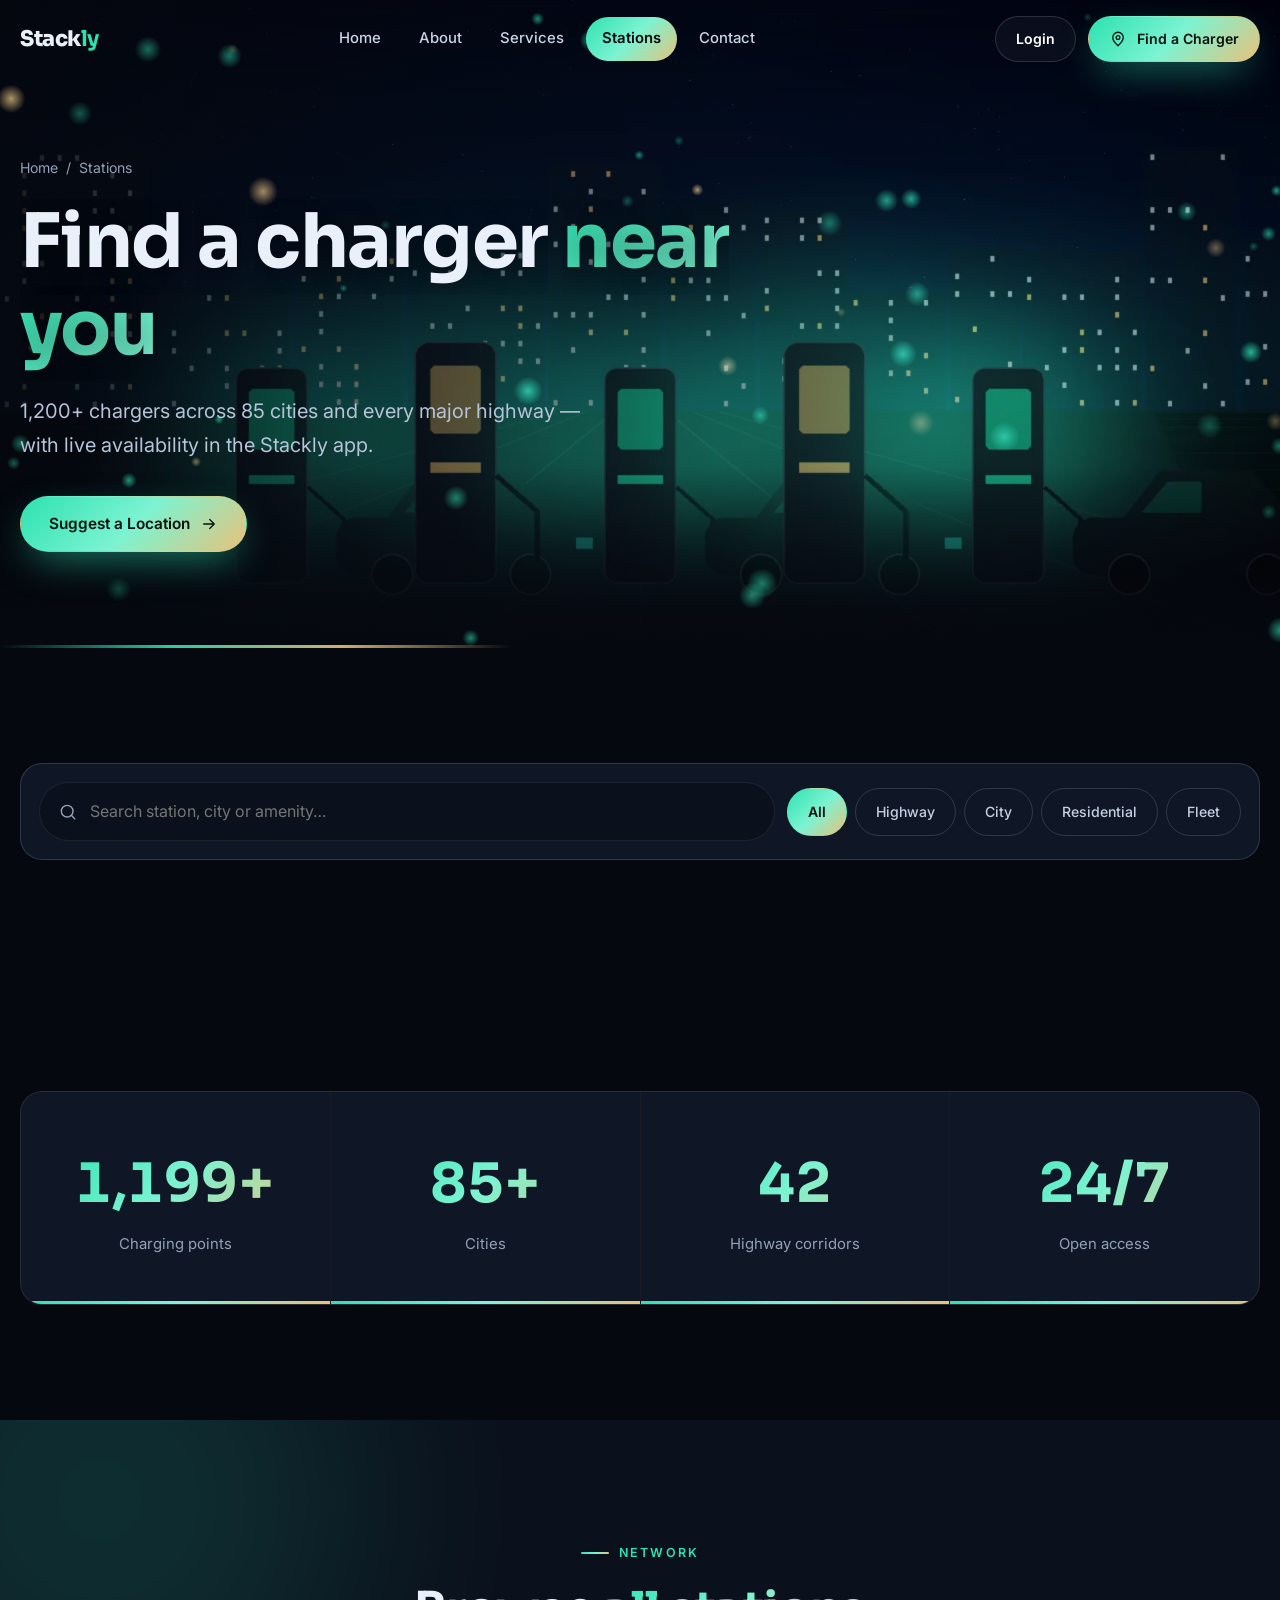
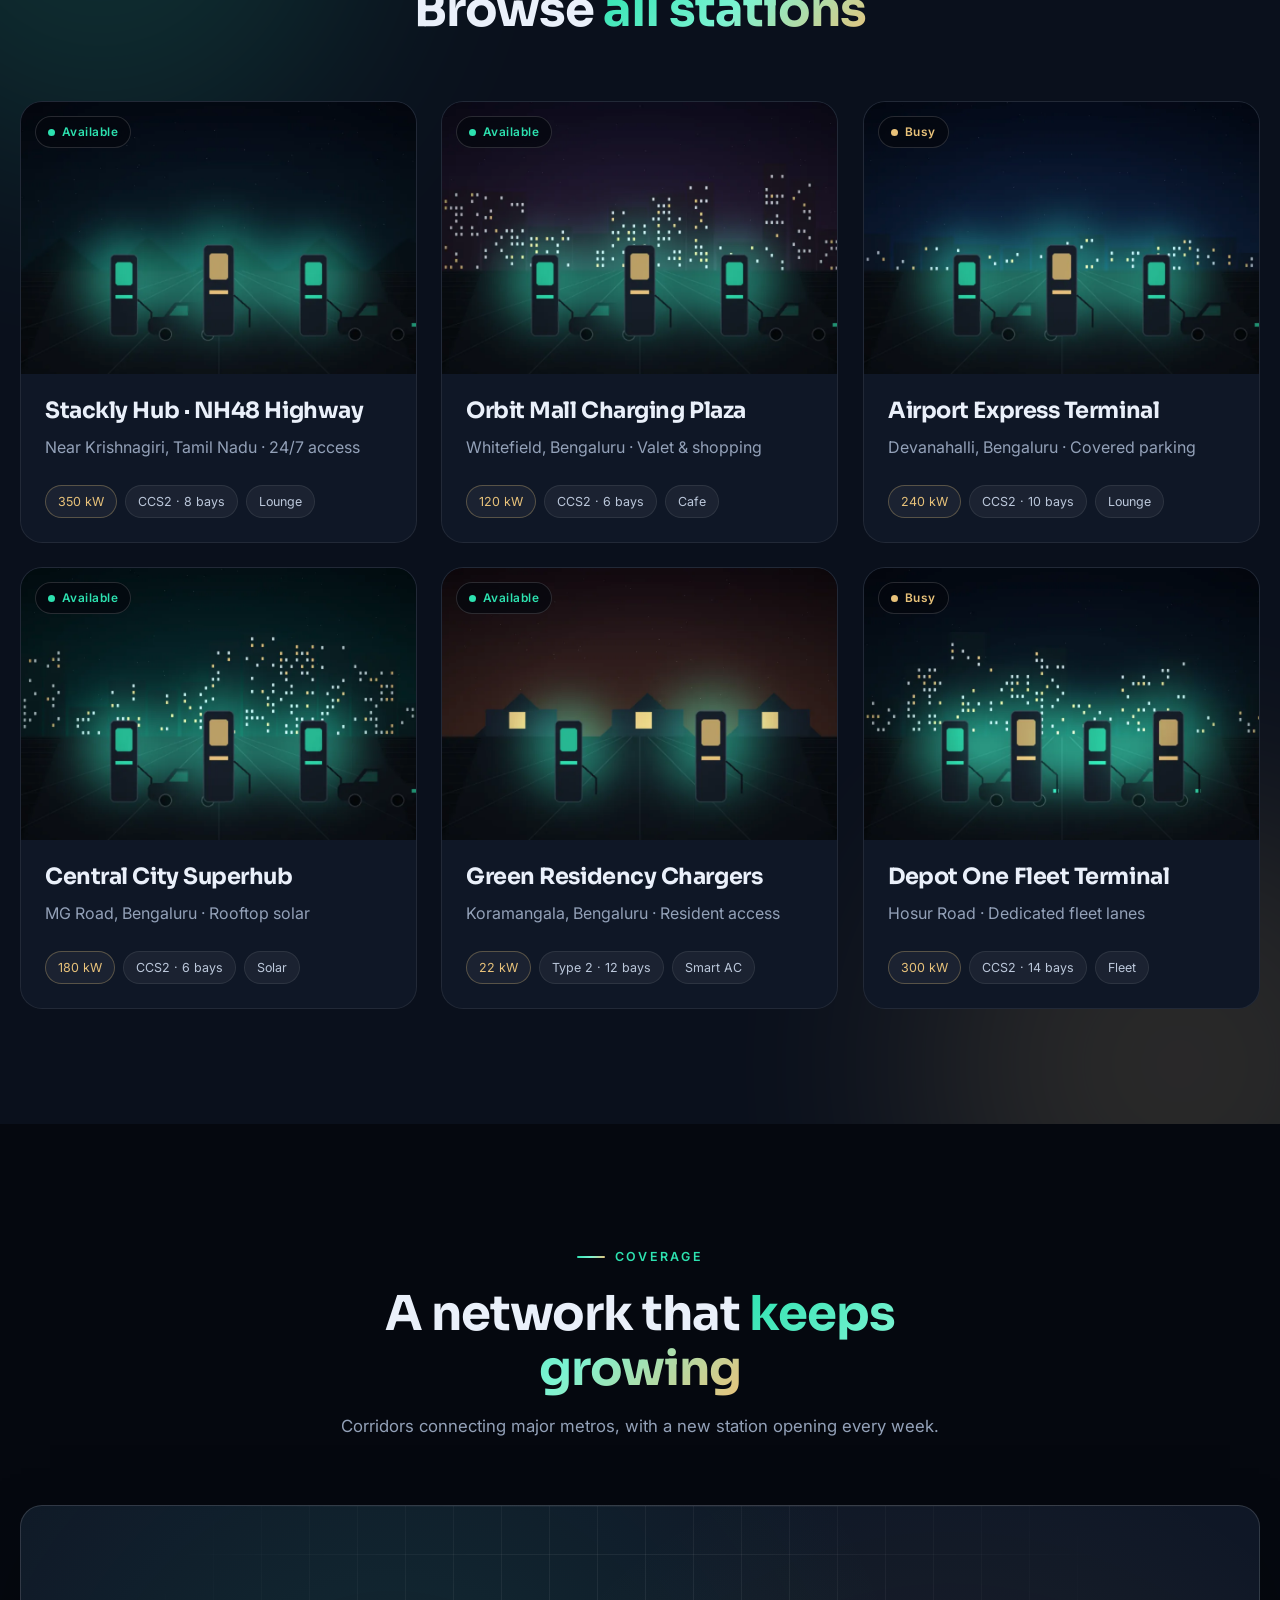
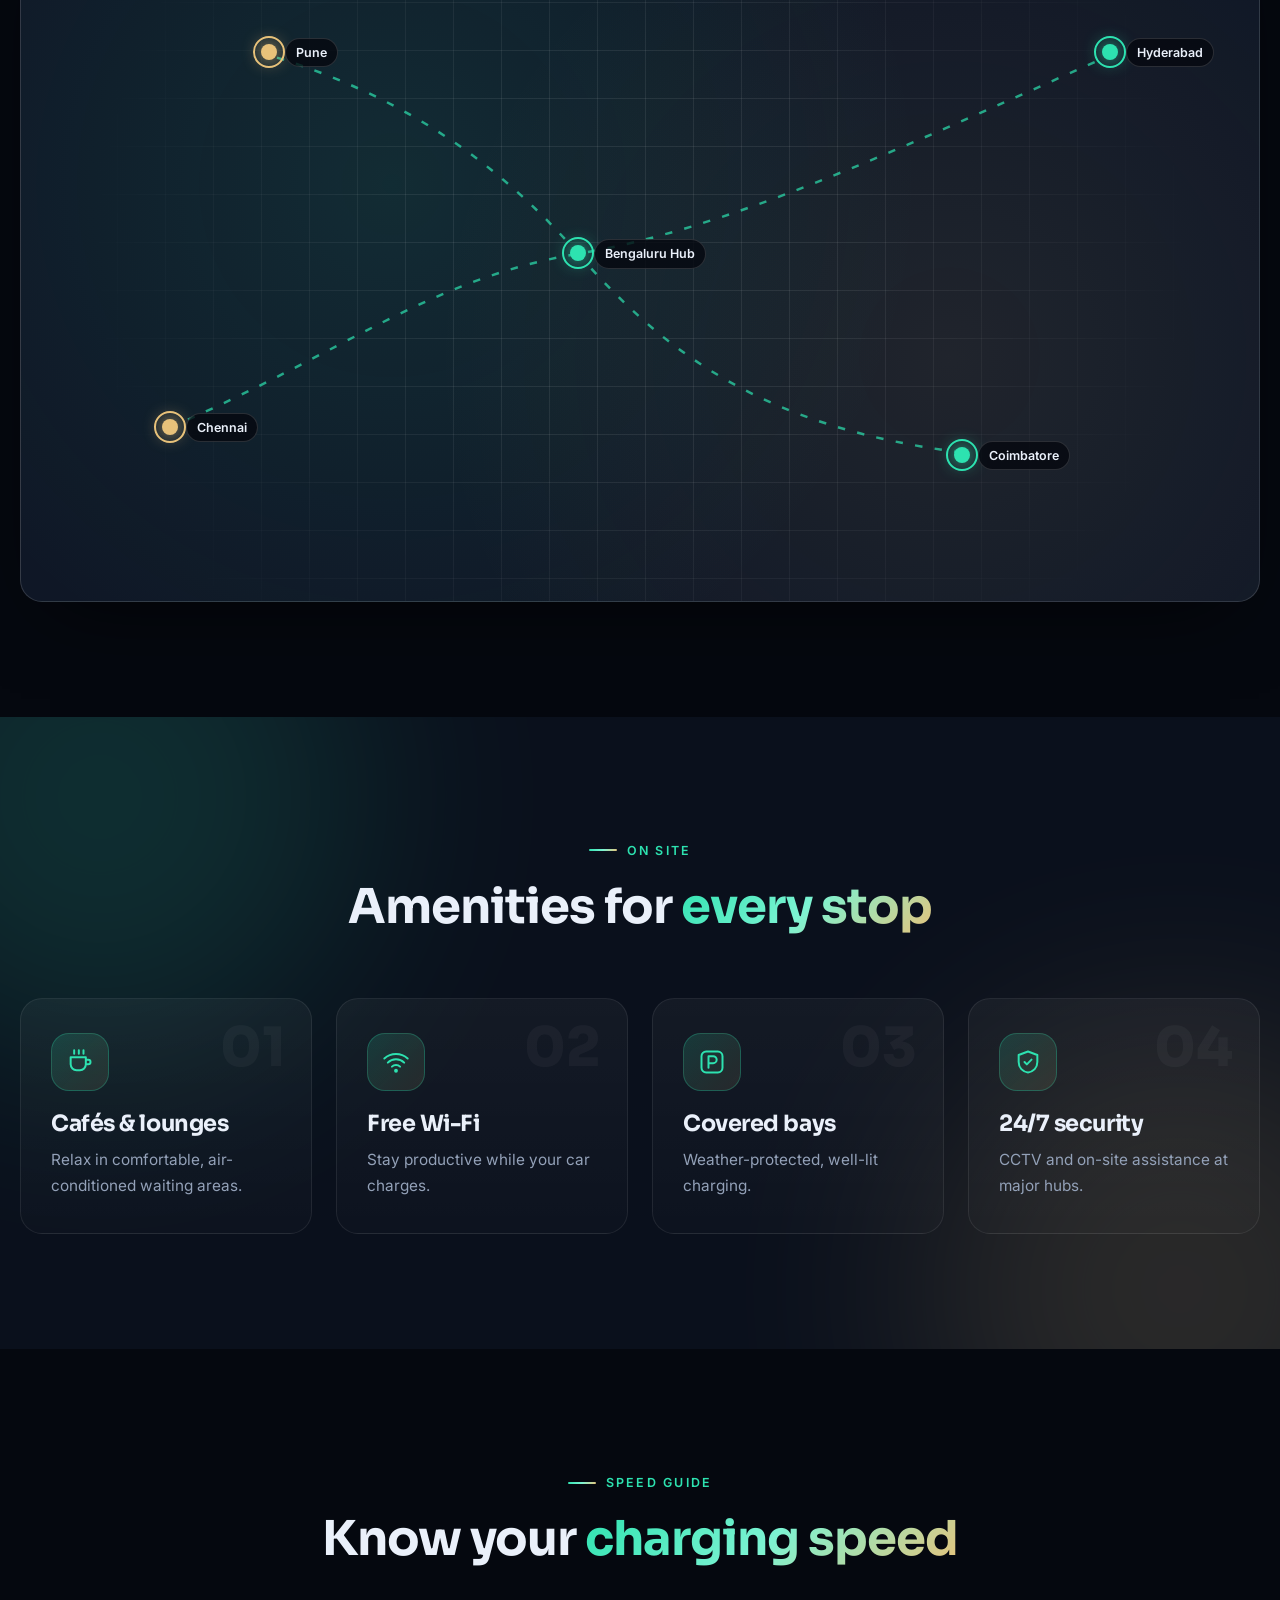
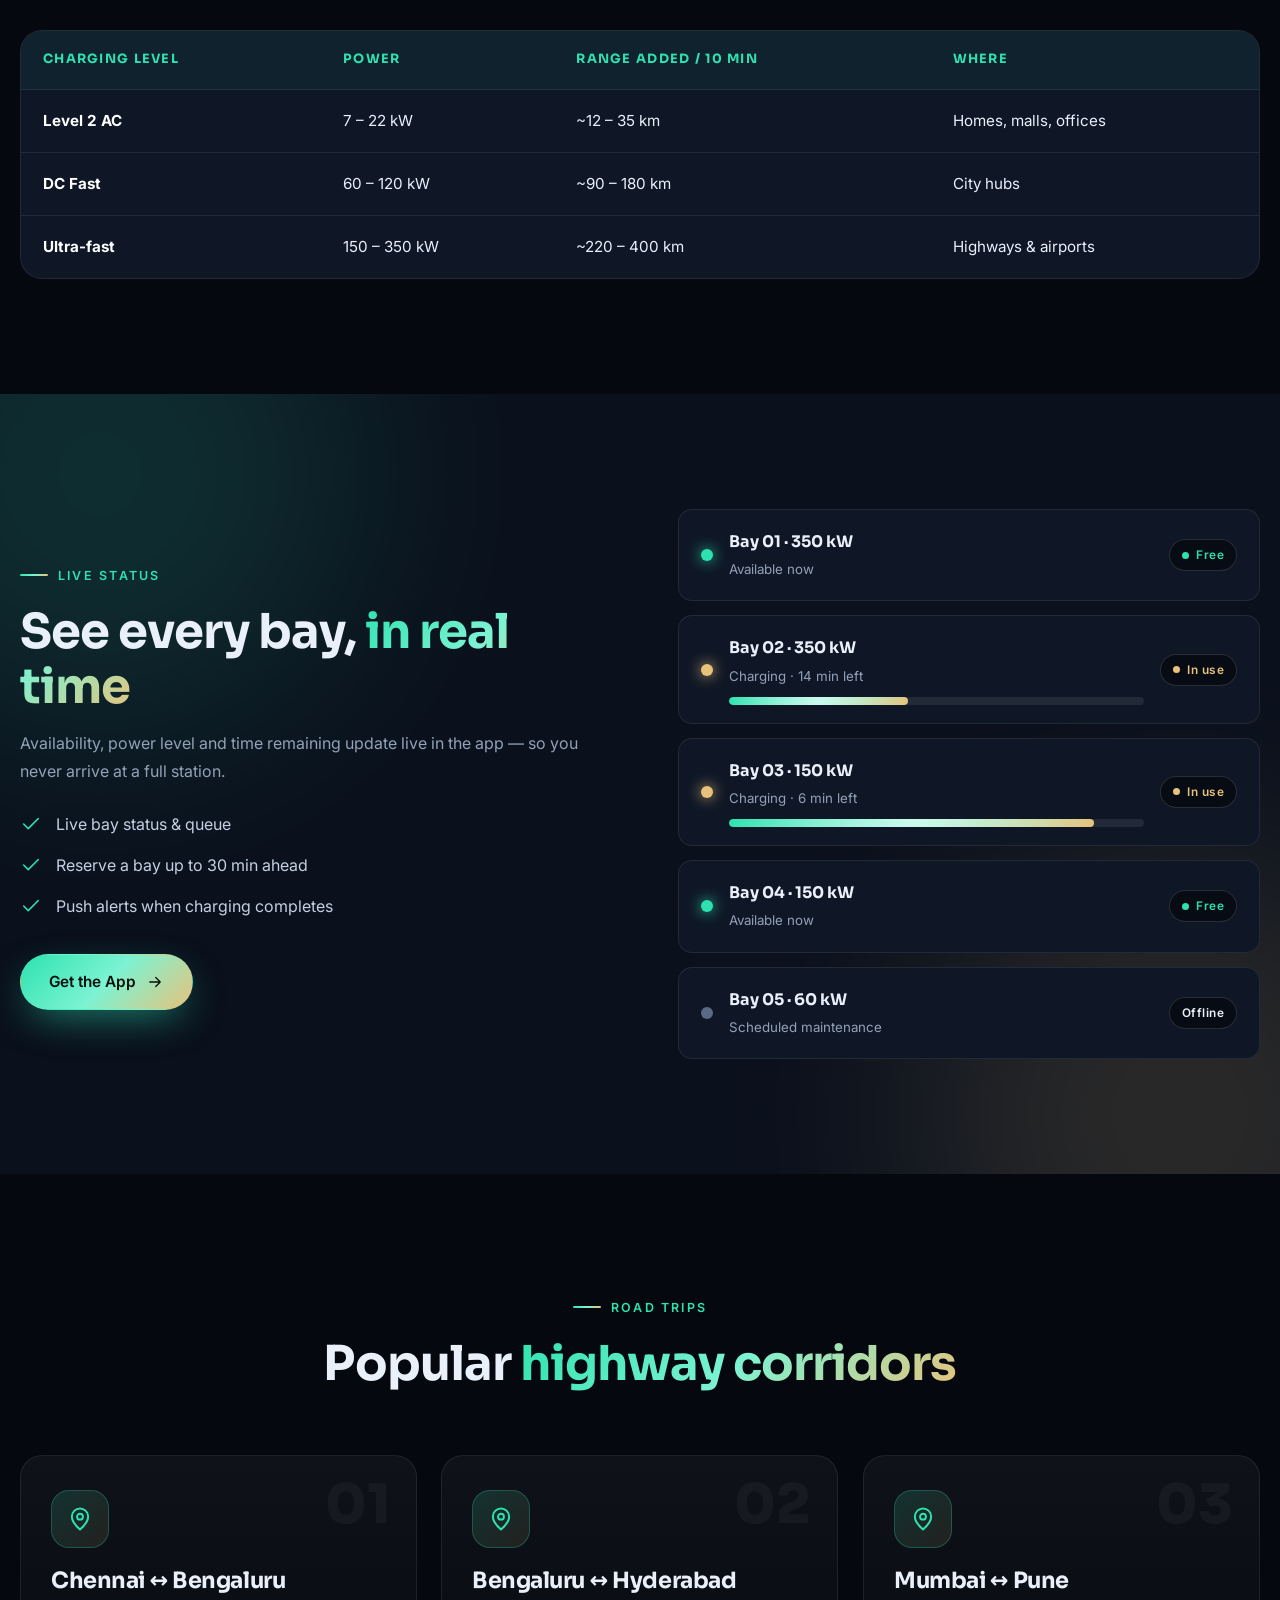
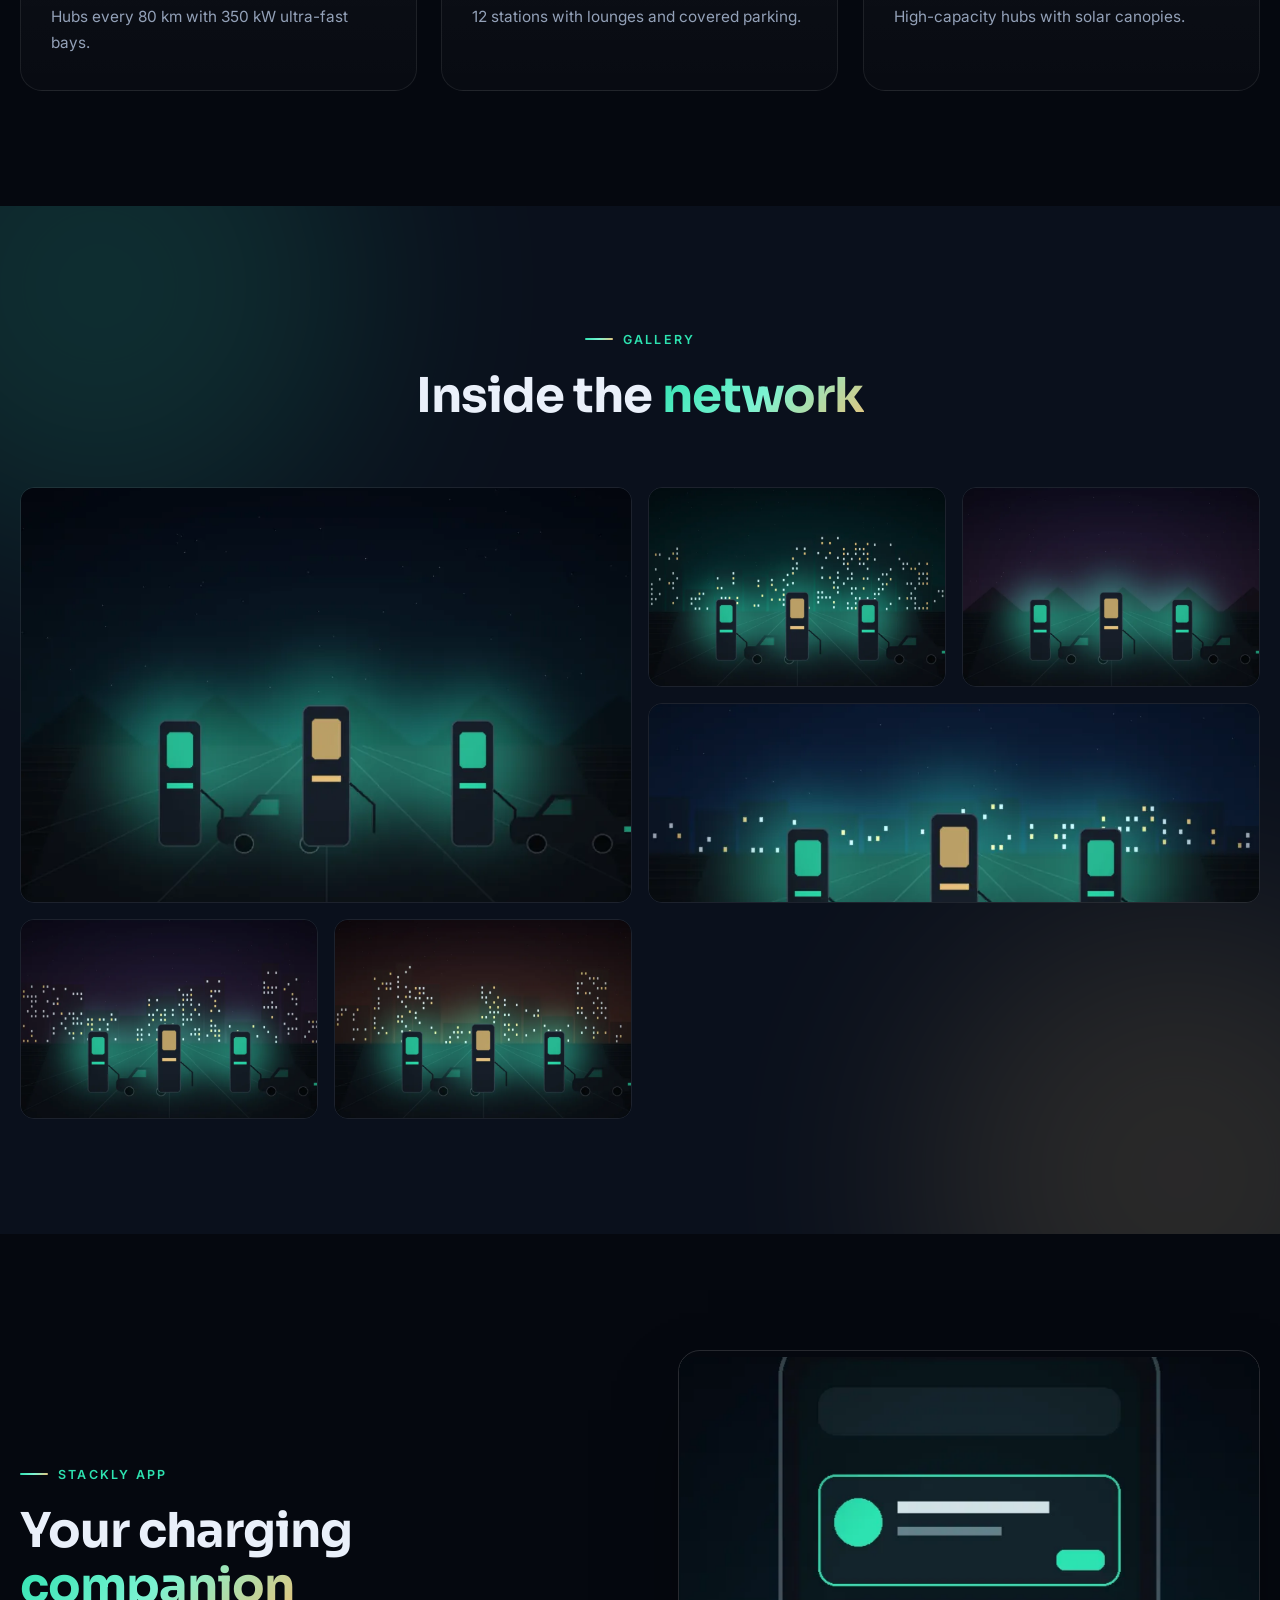
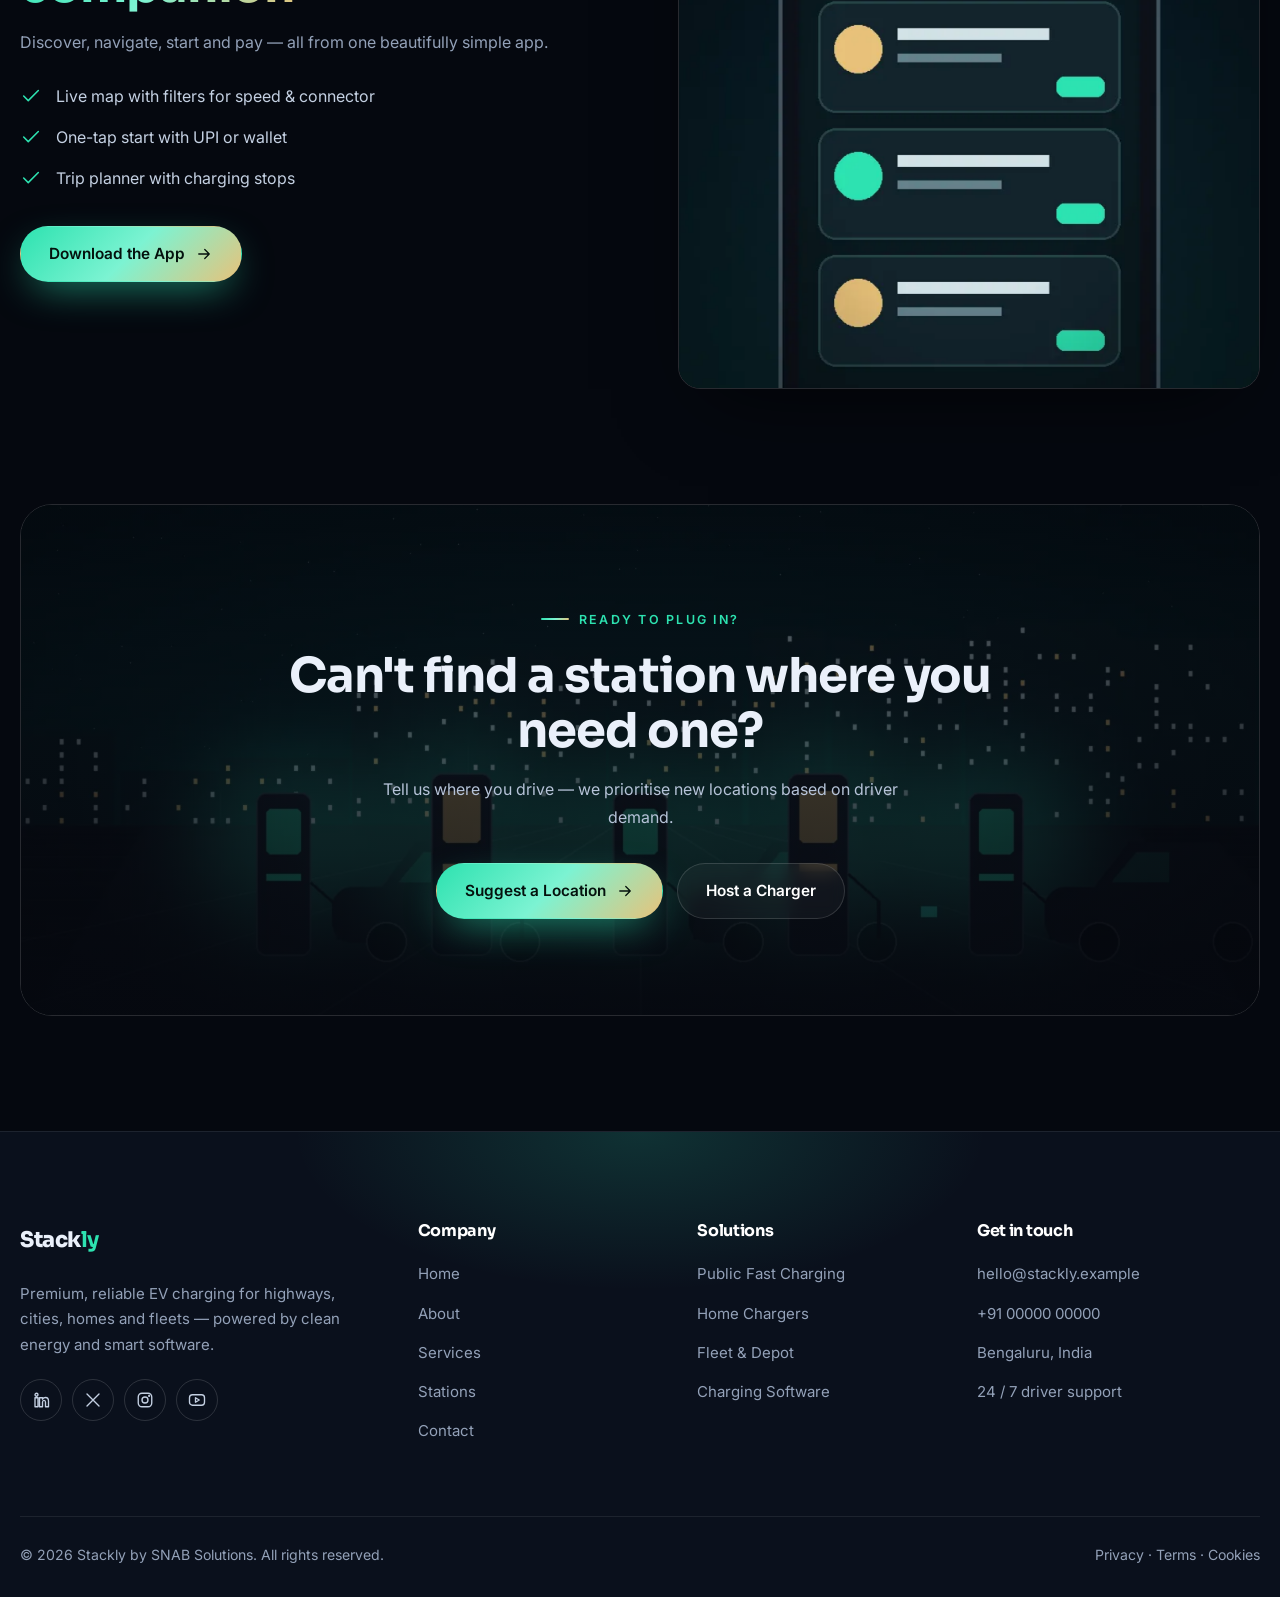
<file: stations.html>
<!DOCTYPE html>
<html lang="en">
<head>
<meta charset="UTF-8">
<meta name="viewport" content="width=device-width, initial-scale=1, viewport-fit=cover">
<title>Stations | Stackly EV Charging</title>
<meta name="description" content="Find Stackly EV charging stations across highways and cities with live availability.">
<meta name="theme-color" content="#05080F">
<link rel="icon" type="image/webp" href="[data-uri]">
<link rel="preconnect" href="https://fonts.googleapis.com">
<link rel="preconnect" href="https://fonts.gstatic.com" crossorigin>
<link href="https://fonts.googleapis.com/css2?family=Inter:wght@400;500;600&family=Sora:wght@600;700;800&display=swap" rel="stylesheet">
<link rel="stylesheet" href="css/style.css">
<noscript><style>body{opacity:1!important}.rv{opacity:1!important;transform:none!important}.split-media img{clip-path:none!important}.w>span{transform:none!important;opacity:1!important}.preloader{display:none}</style></noscript>
</head>
<body>
<div class="preloader" aria-hidden="true"><div><div class="bolt"><svg viewBox="0 0 24 24" fill="#2DE2B0"><path d="M13 2 4 14h7l-1 8 9-12h-7z"/></svg></div><div class="pl-bar"><i></i></div></div></div>
<div class="progress"></div><div class="cursor-glow"></div>
<header class="header"><div class="container nav">
<a href="index.html" class="logo" aria-label="Stackly home"><img src="https://wsrv.nl/?url=https://snabsolutions.in/wp-content/uploads/2026/02/stackly-snab-solutions.png&w=280&output=webp&q=85&fit=cover" alt="Stackly" width="130" height="42" onerror="this.outerHTML='<span class=&quot;logo-fb&quot;>Stack<b>ly</b></span>'"></a>
<nav class="menu" id="menu" aria-label="Main"><a href="index.html" class="">Home</a><a href="about.html" class="">About</a><a href="services.html" class="">Services</a><a href="stations.html" class="active">Stations</a><a href="contact.html" class="">Contact</a></nav>
<div class="nav-cta"><a href="login.html" class="btn btn-ghost btn-sm">Login</a><a href="stations.html" class="btn btn-primary btn-sm"><svg viewBox="0 0 24 24" width="18" height="18" fill="none" stroke="currentColor" stroke-width="1.7" stroke-linecap="round" stroke-linejoin="round" aria-hidden="true"><path d="M12 21s-7-6.2-7-11a7 7 0 0 1 14 0c0 4.8-7 11-7 11z"/><circle cx="12" cy="10" r="2.5"/></svg> Find a Charger</a>
<button class="burger" aria-label="Menu" aria-expanded="false"><span></span><span></span><span></span></button></div>
</div></header>
<main>
<section class="hero page-hero"><div class="hero-bg"><img data-local="[data-uri]" onerror="this.onerror=null;this.src=this.dataset.local" src="https://wsrv.nl/?url=images.pexels.com/photos/32472665/pexels-photo-32472665.jpeg&amp;w=1600&amp;h=900&amp;fit=cover&amp;output=webp&amp;q=55" alt="Electric vehicle charging at an outdoor charging station" width="1600" height="900" fetchpriority="high"></div>
<div class="container"><div class="hero-content">
<div class="crumbs rv"><a href="index.html">Home</a><span>/</span><span>Stations</span></div>
<h1 class="rv" style="--d:.08s">Find a charger <span class='grad-text'>near you</span></h1>
<p class="lead rv" style="--d:.16s">1,200+ chargers across 85 cities and every major highway — with live availability in the Stackly app.</p>
<div class="hero-actions rv" style="--d:.24s"><a href="contact.html" class="btn btn-primary">Suggest a Location <svg viewBox="0 0 24 24" width="18" height="18" fill="none" stroke="currentColor" stroke-width="1.7" stroke-linecap="round" stroke-linejoin="round" aria-hidden="true"><path d="M5 12h14M13 6l6 6-6 6"/></svg></a></div>
</div></div></section>
<section class="section " id="finder"><div class="container"><div class="filterbar rv"><div class="search"><svg viewBox="0 0 24 24" width="24" height="24" fill="none" stroke="currentColor" stroke-width="1.7" stroke-linecap="round" stroke-linejoin="round" aria-hidden="true"><circle cx="11" cy="11" r="7"/><path d="m20 20-4-4"/></svg><input type="search" placeholder="Search station, city or amenity…" aria-label="Search stations"></div>
<div class="filters"><button class="on" data-f="all">All</button><button data-f="highway">Highway</button><button data-f="city">City</button><button data-f="home">Residential</button><button data-f="fleet">Fleet</button></div></div></div></section>
<section class="section "><div class="container"><div class="stats rv z"><div class="stat"><b data-count="1200" data-suffix="+">0</b><span>Charging points</span></div><div class="stat"><b data-count="85" data-suffix="+">0</b><span>Cities</span></div><div class="stat"><b data-count="42" data-suffix="">0</b><span>Highway corridors</span></div><div class="stat"><b data-count="24" data-suffix="/7">0</b><span>Open access</span></div></div></div></section>
<section class="section alt"><div class="container"><div class="sec-head center rv"><span class="eyebrow">Network</span><h2>Browse <span class='grad-text'>all stations</span></h2></div><div class="grid g3" id="grid"><article class="station rv" data-type="highway fast" style="--d:0.0s"><div class="img"><img data-local="[data-uri]" onerror="this.onerror=null;this.src=this.dataset.local" src="https://wsrv.nl/?url=images.pexels.com/photos/8827011/pexels-photo-8827011.jpeg&amp;w=1350&amp;h=930&amp;fit=cover&amp;output=webp&amp;q=60" alt="Stackly Hub · NH48 Highway charging station" loading="lazy" width="900" height="620"><span class="pill ok">Available</span></div>
<div class="body"><h3>Stackly Hub · NH48 Highway</h3><p>Near Krishnagiri, Tamil Nadu · 24/7 access</p><div class="meta"><span class="chip gold">350 kW</span><span class="chip">CCS2 · 8 bays</span><span class="chip">Lounge</span></div></div></article><article class="station rv" data-type="city fast" style="--d:0.08s"><div class="img"><img data-local="[data-uri]" onerror="this.onerror=null;this.src=this.dataset.local" src="https://wsrv.nl/?url=images.pexels.com/photos/9799991/pexels-photo-9799991.jpeg&amp;w=1350&amp;h=930&amp;fit=cover&amp;output=webp&amp;q=60" alt="Orbit Mall Charging Plaza charging station" loading="lazy" width="900" height="620"><span class="pill ok">Available</span></div>
<div class="body"><h3>Orbit Mall Charging Plaza</h3><p>Whitefield, Bengaluru · Valet & shopping</p><div class="meta"><span class="chip gold">120 kW</span><span class="chip">CCS2 · 6 bays</span><span class="chip">Cafe</span></div></div></article><article class="station rv" data-type="city highway fast" style="--d:0.16s"><div class="img"><img data-local="[data-uri]" onerror="this.onerror=null;this.src=this.dataset.local" src="https://wsrv.nl/?url=images.pexels.com/photos/11554746/pexels-photo-11554746.jpeg&amp;w=1350&amp;h=930&amp;fit=cover&amp;output=webp&amp;q=60" alt="Airport Express Terminal charging station" loading="lazy" width="900" height="620"><span class="pill busy">Busy</span></div>
<div class="body"><h3>Airport Express Terminal</h3><p>Devanahalli, Bengaluru · Covered parking</p><div class="meta"><span class="chip gold">240 kW</span><span class="chip">CCS2 · 10 bays</span><span class="chip">Lounge</span></div></div></article><article class="station rv" data-type="city fast" style="--d:0.0s"><div class="img"><img data-local="[data-uri]" onerror="this.onerror=null;this.src=this.dataset.local" src="https://wsrv.nl/?url=images.pexels.com/photos/24376862/pexels-photo-24376862.jpeg&amp;w=1350&amp;h=930&amp;fit=cover&amp;output=webp&amp;q=60" alt="Central City Superhub charging station" loading="lazy" width="900" height="620"><span class="pill ok">Available</span></div>
<div class="body"><h3>Central City Superhub</h3><p>MG Road, Bengaluru · Rooftop solar</p><div class="meta"><span class="chip gold">180 kW</span><span class="chip">CCS2 · 6 bays</span><span class="chip">Solar</span></div></div></article><article class="station rv" data-type="home ac" style="--d:0.08s"><div class="img"><img data-local="[data-uri]" onerror="this.onerror=null;this.src=this.dataset.local" src="https://wsrv.nl/?url=images.pexels.com/photos/9800004/pexels-photo-9800004.jpeg&amp;w=1350&amp;h=930&amp;fit=cover&amp;output=webp&amp;q=60" alt="Electric vehicle charging in a green, landscaped setting" loading="lazy" width="900" height="620"><span class="pill ok">Available</span></div>
<div class="body"><h3>Green Residency Chargers</h3><p>Koramangala, Bengaluru · Resident access</p><div class="meta"><span class="chip gold">22 kW</span><span class="chip">Type 2 · 12 bays</span><span class="chip">Smart AC</span></div></div></article><article class="station rv" data-type="fleet fast" style="--d:0.16s"><div class="img"><img data-local="[data-uri]" onerror="this.onerror=null;this.src=this.dataset.local" src="https://wsrv.nl/?url=images.pexels.com/photos/9799996/pexels-photo-9799996.jpeg&amp;w=1350&amp;h=930&amp;fit=cover&amp;output=webp&amp;q=60" alt="Electric car plugged in at a charging point" loading="lazy" width="900" height="620"><span class="pill busy">Busy</span></div>
<div class="body"><h3>Depot One Fleet Terminal</h3><p>Hosur Road · Dedicated fleet lanes</p><div class="meta"><span class="chip gold">300 kW</span><span class="chip">CCS2 · 14 bays</span><span class="chip">Fleet</span></div></div></article></div><div class="empty">No stations match your search. Try a different keyword.</div></div></section>
<section class="section "><div class="container"><div class="sec-head center rv"><span class="eyebrow">Coverage</span><h2>A network that <span class='grad-text'>keeps growing</span></h2><p>Corridors connecting major metros, with a new station opening every week.</p></div><div class="netmap rv z"><svg viewBox="0 0 1000 560" preserveAspectRatio="none"><path class="route" d="M120 420 C 260 360, 330 300, 450 280 S 700 200, 880 120"/><path class="route" d="M450 280 C 520 360, 600 420, 760 440"/><path class="route" d="M450 280 C 380 200, 300 150, 200 120"/></svg>
<div class="node gold" style="left:12%;top:75%"><span>Chennai</span></div><div class="node" style="left:45%;top:50%"><span>Bengaluru Hub</span></div><div class="node" style="left:88%;top:21%"><span>Hyderabad</span></div><div class="node" style="left:76%;top:79%"><span>Coimbatore</span></div><div class="node gold" style="left:20%;top:21%"><span>Pune</span></div></div></div></section>
<section class="section alt"><div class="container"><div class="sec-head center rv"><span class="eyebrow">On site</span><h2>Amenities for <span class='grad-text'>every stop</span></h2></div><div class="grid g4"><article class="card rv" style="--d:0.0s"><span class="num">01</span><div class="icon"><svg viewBox="0 0 24 24" width="24" height="24" fill="none" stroke="currentColor" stroke-width="1.7" stroke-linecap="round" stroke-linejoin="round" aria-hidden="true"><path d="M4 8h13v6a5 5 0 0 1-5 5H9a5 5 0 0 1-5-5zM17 10h2a2 2 0 0 1 0 4h-2M7 2v3M11 2v3M15 2v3"/></svg></div><h3>Cafés &amp; lounges</h3><p>Relax in comfortable, air-conditioned waiting areas.</p></article><article class="card rv" style="--d:0.08s"><span class="num">02</span><div class="icon"><svg viewBox="0 0 24 24" width="24" height="24" fill="none" stroke="currentColor" stroke-width="1.7" stroke-linecap="round" stroke-linejoin="round" aria-hidden="true"><path d="M2 9a15 15 0 0 1 20 0M5 12.5a10 10 0 0 1 14 0M8.5 16a5 5 0 0 1 7 0"/><circle cx="12" cy="19.5" r=".8"/></svg></div><h3>Free Wi-Fi</h3><p>Stay productive while your car charges.</p></article><article class="card rv" style="--d:0.16s"><span class="num">03</span><div class="icon"><svg viewBox="0 0 24 24" width="24" height="24" fill="none" stroke="currentColor" stroke-width="1.7" stroke-linecap="round" stroke-linejoin="round" aria-hidden="true"><rect x="3" y="3" width="18" height="18" rx="4"/><path d="M9 17V7h4a3 3 0 0 1 0 6H9"/></svg></div><h3>Covered bays</h3><p>Weather-protected, well-lit charging.</p></article><article class="card rv" style="--d:0.24s"><span class="num">04</span><div class="icon"><svg viewBox="0 0 24 24" width="24" height="24" fill="none" stroke="currentColor" stroke-width="1.7" stroke-linecap="round" stroke-linejoin="round" aria-hidden="true"><path d="M12 3 4 6v6c0 5 3.4 8.4 8 9 4.6-.6 8-4 8-9V6z"/><path d="m9 12 2 2 4-4"/></svg></div><h3>24/7 security</h3><p>CCTV and on-site assistance at major hubs.</p></article></div></div></section>
<section class="section "><div class="container"><div class="sec-head center rv"><span class="eyebrow">Speed guide</span><h2>Know your <span class='grad-text'>charging speed</span></h2></div><div class="table-wrap rv"><table><thead><tr><th>Charging level</th><th>Power</th><th>Range added / 10 min</th><th>Where</th></tr></thead><tbody>
<tr><td><b>Level 2 AC</b></td><td>7 – 22 kW</td><td>~12 – 35 km</td><td>Homes, malls, offices</td></tr>
<tr><td><b>DC Fast</b></td><td>60 – 120 kW</td><td>~90 – 180 km</td><td>City hubs</td></tr>
<tr><td><b>Ultra-fast</b></td><td>150 – 350 kW</td><td>~220 – 400 km</td><td>Highways &amp; airports</td></tr></tbody></table></div></div></section>
<section class="section alt"><div class="container"><div class="split"><div class="rv l"><span class="eyebrow">Live status</span><h2>See every bay, <span class="grad-text">in real time</span></h2><p style="margin-top:16px">Availability, power level and time remaining update live in the app — so you never arrive at a full station.</p><ul class="checks"><li><svg viewBox="0 0 24 24" width="24" height="24" fill="none" stroke="currentColor" stroke-width="1.7" stroke-linecap="round" stroke-linejoin="round" aria-hidden="true"><path d="m4 12 5 5L20 6"/></svg><span>Live bay status &amp; queue</span></li><li><svg viewBox="0 0 24 24" width="24" height="24" fill="none" stroke="currentColor" stroke-width="1.7" stroke-linecap="round" stroke-linejoin="round" aria-hidden="true"><path d="m4 12 5 5L20 6"/></svg><span>Reserve a bay up to 30 min ahead</span></li><li><svg viewBox="0 0 24 24" width="24" height="24" fill="none" stroke="currentColor" stroke-width="1.7" stroke-linecap="round" stroke-linejoin="round" aria-hidden="true"><path d="m4 12 5 5L20 6"/></svg><span>Push alerts when charging completes</span></li></ul><a href="contact.html" class="btn btn-primary">Get the App <svg viewBox="0 0 24 24" width="18" height="18" fill="none" stroke="currentColor" stroke-width="1.7" stroke-linecap="round" stroke-linejoin="round" aria-hidden="true"><path d="M5 12h14M13 6l6 6-6 6"/></svg></a></div><div class="rv r"><div class="live"><div class="bay rv"><span class="led"></span><div><b>Bay 01 · 350 kW</b><small>Available now</small></div><span class="pill ok">Free</span></div>
<div class="bay busy rv" style="--d:.08s"><span class="led"></span><div><b>Bay 02 · 350 kW</b><small>Charging · 14 min left</small><div class="bar"><i style="width:72%;animation:none;transition:width 1.5s"></i></div></div><span class="pill busy">In use</span></div>
<div class="bay busy rv" style="--d:.16s"><span class="led"></span><div><b>Bay 03 · 150 kW</b><small>Charging · 6 min left</small><div class="bar"><i style="width:88%;animation:none;transition:width 1.5s"></i></div></div><span class="pill busy">In use</span></div>
<div class="bay rv" style="--d:.24s"><span class="led"></span><div><b>Bay 04 · 150 kW</b><small>Available now</small></div><span class="pill ok">Free</span></div>
<div class="bay off rv" style="--d:.32s"><span class="led"></span><div><b>Bay 05 · 60 kW</b><small>Scheduled maintenance</small></div><span class="pill">Offline</span></div></div></div></div></div></section>
<section class="section "><div class="container"><div class="sec-head center rv"><span class="eyebrow">Road trips</span><h2>Popular <span class='grad-text'>highway corridors</span></h2></div><div class="grid g3"><article class="card rv" style="--d:0.0s"><span class="num">01</span><div class="icon"><svg viewBox="0 0 24 24" width="24" height="24" fill="none" stroke="currentColor" stroke-width="1.7" stroke-linecap="round" stroke-linejoin="round" aria-hidden="true"><path d="M12 21s-7-6.2-7-11a7 7 0 0 1 14 0c0 4.8-7 11-7 11z"/><circle cx="12" cy="10" r="2.5"/></svg></div><h3>Chennai ↔ Bengaluru</h3><p>Hubs every 80 km with 350 kW ultra-fast bays.</p></article><article class="card rv" style="--d:0.08s"><span class="num">02</span><div class="icon"><svg viewBox="0 0 24 24" width="24" height="24" fill="none" stroke="currentColor" stroke-width="1.7" stroke-linecap="round" stroke-linejoin="round" aria-hidden="true"><path d="M12 21s-7-6.2-7-11a7 7 0 0 1 14 0c0 4.8-7 11-7 11z"/><circle cx="12" cy="10" r="2.5"/></svg></div><h3>Bengaluru ↔ Hyderabad</h3><p>12 stations with lounges and covered parking.</p></article><article class="card rv" style="--d:0.16s"><span class="num">03</span><div class="icon"><svg viewBox="0 0 24 24" width="24" height="24" fill="none" stroke="currentColor" stroke-width="1.7" stroke-linecap="round" stroke-linejoin="round" aria-hidden="true"><path d="M12 21s-7-6.2-7-11a7 7 0 0 1 14 0c0 4.8-7 11-7 11z"/><circle cx="12" cy="10" r="2.5"/></svg></div><h3>Mumbai ↔ Pune</h3><p>High-capacity hubs with solar canopies.</p></article></div></div></section>
<section class="section alt"><div class="container"><div class="sec-head center rv"><span class="eyebrow">Gallery</span><h2>Inside the <span class='grad-text'>network</span></h2></div><div class="gallery"><figure class="rv z" style="--d:0.0s"><img data-local="[data-uri]" onerror="this.onerror=null;this.src=this.dataset.local" src="https://wsrv.nl/?url=images.pexels.com/photos/8827011/pexels-photo-8827011.jpeg&amp;w=1350&amp;h=930&amp;fit=cover&amp;output=webp&amp;q=60" alt="NH48 Hub" loading="lazy" width="900" height="620"><figcaption>NH48 Hub</figcaption></figure><figure class="rv z" style="--d:0.06s"><img data-local="[data-uri]" onerror="this.onerror=null;this.src=this.dataset.local" src="https://wsrv.nl/?url=images.pexels.com/photos/24376862/pexels-photo-24376862.jpeg&amp;w=1350&amp;h=930&amp;fit=cover&amp;output=webp&amp;q=60" alt="MG Road Superhub" loading="lazy" width="900" height="620"><figcaption>MG Road Superhub</figcaption></figure><figure class="rv z" style="--d:0.12s"><img data-local="[data-uri]" onerror="this.onerror=null;this.src=this.dataset.local" src="https://wsrv.nl/?url=images.pexels.com/photos/9799743/pexels-photo-9799743.jpeg&amp;w=1350&amp;h=930&amp;fit=cover&amp;output=webp&amp;q=60" alt="Electric car close-up plugged in at a charging bay" loading="lazy" width="900" height="620"><figcaption>Night bays</figcaption></figure><figure class="rv z" style="--d:0.18s"><img data-local="[data-uri]" onerror="this.onerror=null;this.src=this.dataset.local" src="https://wsrv.nl/?url=images.pexels.com/photos/11554746/pexels-photo-11554746.jpeg&amp;w=1350&amp;h=930&amp;fit=cover&amp;output=webp&amp;q=60" alt="Airport Terminal" loading="lazy" width="900" height="620"><figcaption>Airport Terminal</figcaption></figure><figure class="rv z" style="--d:0.24s"><img data-local="[data-uri]" onerror="this.onerror=null;this.src=this.dataset.local" src="https://wsrv.nl/?url=images.pexels.com/photos/9799991/pexels-photo-9799991.jpeg&amp;w=1350&amp;h=930&amp;fit=cover&amp;output=webp&amp;q=60" alt="Orbit Mall" loading="lazy" width="900" height="620"><figcaption>Orbit Mall</figcaption></figure><figure class="rv z" style="--d:0.3s"><img data-local="[data-uri]" onerror="this.onerror=null;this.src=this.dataset.local" src="https://wsrv.nl/?url=images.pexels.com/photos/3846205/pexels-photo-3846205.jpeg&amp;w=1350&amp;h=930&amp;fit=cover&amp;output=webp&amp;q=60" alt="Electric car plugged in and charging" loading="lazy" width="900" height="620"><figcaption>Evening charge</figcaption></figure></div></div></section>
<section class="section "><div class="container"><div class="split rev"><div class="split-media rv r"><img src="[data-uri]" alt="Stackly app showing nearby chargers" loading="lazy" width="760" height="980"></div><div class="rv l"><span class="eyebrow">Stackly App</span><h2>Your charging <span class="grad-text">companion</span></h2><p style="margin-top:16px">Discover, navigate, start and pay — all from one beautifully simple app.</p><ul class="checks"><li><svg viewBox="0 0 24 24" width="24" height="24" fill="none" stroke="currentColor" stroke-width="1.7" stroke-linecap="round" stroke-linejoin="round" aria-hidden="true"><path d="m4 12 5 5L20 6"/></svg><span>Live map with filters for speed &amp; connector</span></li><li><svg viewBox="0 0 24 24" width="24" height="24" fill="none" stroke="currentColor" stroke-width="1.7" stroke-linecap="round" stroke-linejoin="round" aria-hidden="true"><path d="m4 12 5 5L20 6"/></svg><span>One-tap start with UPI or wallet</span></li><li><svg viewBox="0 0 24 24" width="24" height="24" fill="none" stroke="currentColor" stroke-width="1.7" stroke-linecap="round" stroke-linejoin="round" aria-hidden="true"><path d="m4 12 5 5L20 6"/></svg><span>Trip planner with charging stops</span></li></ul><a href="contact.html" class="btn btn-primary">Download the App <svg viewBox="0 0 24 24" width="18" height="18" fill="none" stroke="currentColor" stroke-width="1.7" stroke-linecap="round" stroke-linejoin="round" aria-hidden="true"><path d="M5 12h14M13 6l6 6-6 6"/></svg></a></div></div></div></section>
<section class="section" style="padding-top:0"><div class="container"><div class="cta rv z"><div class="cta-bg"><img data-local="[data-uri]" onerror="this.onerror=null;this.src=this.dataset.local" src="https://wsrv.nl/?url=images.pexels.com/photos/37576219/pexels-photo-37576219.jpeg&amp;w=1600&amp;h=700&amp;fit=cover&amp;output=webp&amp;q=55" alt="" width="1600" height="700" loading="lazy"></div>
<span class="eyebrow">Ready to plug in?</span><h2>Can't find a station where you need one?</h2><p>Tell us where you drive — we prioritise new locations based on driver demand.</p>
<div class="hero-actions"><a href="contact.html" class="btn btn-primary">Suggest a Location <svg viewBox="0 0 24 24" width="18" height="18" fill="none" stroke="currentColor" stroke-width="1.7" stroke-linecap="round" stroke-linejoin="round" aria-hidden="true"><path d="M5 12h14M13 6l6 6-6 6"/></svg></a><a href="services.html" class="btn btn-ghost">Host a Charger</a></div></div></div></section>
</main>
<footer class="footer"><div class="container">
<div class="f-grid">
<div class="f-about"><a href="index.html" class="logo"><img src="https://wsrv.nl/?url=https://snabsolutions.in/wp-content/uploads/2026/02/stackly-snab-solutions.png&w=280&output=webp&q=85&fit=cover" alt="Stackly" width="130" height="42" loading="lazy" onerror="this.outerHTML='<span class=&quot;logo-fb&quot;>Stack<b>ly</b></span>'"></a>
<p>Premium, reliable EV charging for highways, cities, homes and fleets — powered by clean energy and smart software.</p>
<div class="social"><a href="404.html" aria-label="LinkedIn"><svg viewBox="0 0 24 24" fill="none" stroke="currentColor" stroke-width="1.8" stroke-linecap="round" stroke-linejoin="round"><path d="M4 9h4v12H4zM6 3a2 2 0 1 1 0 4 2 2 0 0 1 0-4zM10 9h4v2c.8-1.4 2.2-2.3 4-2.3 3 0 4 2 4 5V21h-4v-6c0-1.5-.5-2.5-2-2.5S14 13.5 14 15v6h-4z"/></svg></a><a href="404.html" aria-label="X"><svg viewBox="0 0 24 24" fill="none" stroke="currentColor" stroke-width="1.8" stroke-linecap="round" stroke-linejoin="round"><path d="M4 4l16 16M20 4 4 20"/></svg></a><a href="404.html" aria-label="Instagram"><svg viewBox="0 0 24 24" fill="none" stroke="currentColor" stroke-width="1.8" stroke-linecap="round" stroke-linejoin="round"><rect x="3" y="3" width="18" height="18" rx="5"/><circle cx="12" cy="12" r="4"/><circle cx="17.5" cy="6.5" r=".6"/></svg></a><a href="404.html" aria-label="YouTube"><svg viewBox="0 0 24 24" fill="none" stroke="currentColor" stroke-width="1.8" stroke-linecap="round" stroke-linejoin="round"><rect x="2" y="5" width="20" height="14" rx="4"/><path d="m10 9 5 3-5 3z"/></svg></a></div></div>
<div><h4>Company</h4><ul><li><a href="index.html">Home</a></li><li><a href="about.html">About</a></li><li><a href="services.html">Services</a></li><li><a href="stations.html">Stations</a></li><li><a href="contact.html">Contact</a></li></ul></div>
<div><h4>Solutions</h4><ul><li><a href="services.html">Public Fast Charging</a></li><li><a href="services.html">Home Chargers</a></li><li><a href="services.html">Fleet &amp; Depot</a></li><li><a href="services.html">Charging Software</a></li></ul></div>
<div><h4>Get in touch</h4><ul><li><a href="mailto:hello@stackly.example">hello@stackly.example</a></li><li><a href="tel:+910000000000">+91 00000 00000</a></li><li><a href="contact.html">Bengaluru, India</a></li><li><a href="contact.html">24 / 7 driver support</a></li></ul></div>
</div>
<div class="f-bottom"><span>© <span data-year>2026</span> Stackly by SNAB Solutions. All rights reserved.</span><span>Privacy · Terms · Cookies</span></div>
</div></footer>
<button class="to-top" aria-label="Back to top"><svg viewBox="0 0 24 24" width="24" height="24" fill="none" stroke="currentColor" stroke-width="1.7" stroke-linecap="round" stroke-linejoin="round" aria-hidden="true"><path d="m6 15 6-6 6 6"/></svg></button>
<script src="js/main.js"></script>
</body></html>
</file>
<file: css/style.css>
/* =========================================================
   STACKLY — EV Charging Station Theme
   Premium dark + emerald / champagne-gold design system
   ========================================================= */
:root{
  --bg:#05080F;
  --bg-2:#0A101C;
  --surface:#0F1726;
  --surface-2:#142036;
  --line:rgba(255,255,255,.08);
  --line-2:rgba(255,255,255,.14);
  --text:#EAF0FA;
  --muted:#93A1B8;
  --accent:#2DE2B0;
  --accent-2:#18B98F;
  --gold:#E8C27A;
  --gold-2:#C79A4B;
  --danger:#FF6B7F;
  --grad:linear-gradient(135deg,#2DE2B0 0%,#7CF3D2 50%,#E8C27A 100%);
  --grad-soft:linear-gradient(135deg,rgba(45,226,176,.16),rgba(232,194,122,.10));
  --radius:22px;
  --radius-sm:14px;
  --shadow:0 30px 80px -30px rgba(0,0,0,.7);
  --ease:cubic-bezier(.22,1,.36,1);
  --container:1240px;
  --font-h:'Sora','Segoe UI',system-ui,sans-serif;
  --font-b:'Inter','Segoe UI',system-ui,sans-serif;
}
*,*::before,*::after{box-sizing:border-box;margin:0;padding:0}
html{scroll-behavior:smooth;-webkit-text-size-adjust:100%}
body{background:var(--bg);color:var(--text);font-family:var(--font-b);font-size:16px;line-height:1.7;overflow-x:hidden;-webkit-font-smoothing:antialiased}
img{max-width:100%;display:block;height:auto}
a{color:inherit;text-decoration:none}
ul{list-style:none}
button,input,select,textarea{font:inherit;color:inherit}
h1,h2,h3,h4{font-family:var(--font-h);line-height:1.15;letter-spacing:-.02em;font-weight:700}
h1{font-size:clamp(2.3rem,6vw,4.7rem)}
h2{font-size:clamp(1.8rem,4vw,3rem)}
h3{font-size:clamp(1.15rem,2vw,1.4rem)}
p{color:var(--muted)}
.container{width:min(var(--container),100% - 40px);margin-inline:auto}
.section{position:relative;padding:clamp(64px,9vw,120px) 0}
.section.alt{background:var(--bg-2)}
.grad-text{background:var(--grad);-webkit-background-clip:text;background-clip:text;color:transparent}
.eyebrow{display:inline-flex;align-items:center;gap:10px;font-size:.78rem;font-weight:600;letter-spacing:.18em;text-transform:uppercase;color:var(--accent);margin-bottom:18px}
.eyebrow::before{content:"";width:28px;height:2px;background:var(--grad);border-radius:2px}
.sec-head{max-width:720px;margin-bottom:clamp(36px,5vw,64px)}
.sec-head.center{margin-inline:auto;text-align:center}
.sec-head.center .eyebrow{justify-content:center}
.sec-head p{margin-top:16px;font-size:1.05rem}

/* ---------- preloader ---------- */
.preloader{position:fixed;inset:0;background:var(--bg);z-index:999;display:grid;place-items:center;transition:opacity .7s var(--ease),visibility .7s}
.preloader.done{opacity:0;visibility:hidden}
.bolt{width:74px;height:74px;position:relative}
.bolt svg{width:100%;height:100%;filter:drop-shadow(0 0 18px rgba(45,226,176,.7));animation:boltPulse 1s ease-in-out infinite}
.pl-bar{width:160px;height:3px;background:var(--line-2);border-radius:3px;margin:22px auto 0;overflow:hidden}
.pl-bar i{display:block;height:100%;width:40%;background:var(--grad);animation:plslide 1.1s ease-in-out infinite}
@keyframes boltPulse{50%{transform:scale(1.12);opacity:.8}}
@keyframes plslide{0%{transform:translateX(-100%)}100%{transform:translateX(280%)}}

/* ---------- scroll progress / cursor glow ---------- */
.progress{position:fixed;top:0;left:0;height:3px;width:0;background:var(--grad);z-index:200}
.cursor-glow{position:fixed;width:420px;height:420px;border-radius:50%;pointer-events:none;background:radial-gradient(circle,rgba(45,226,176,.11),transparent 65%);transform:translate(-50%,-50%);z-index:0;transition:opacity .3s;opacity:0}
@media (hover:hover){.cursor-glow{opacity:1}}

/* ---------- header ---------- */
.header{position:fixed;top:0;left:0;right:0;z-index:100;padding:16px 0;transition:all .4s var(--ease)}
.header.scrolled{background:rgba(5,8,15,.78);backdrop-filter:blur(18px) saturate(1.4);-webkit-backdrop-filter:blur(18px) saturate(1.4);padding:10px 0;border-bottom:1px solid var(--line)}
.nav{display:flex;align-items:center;justify-content:space-between;gap:20px}
.logo{display:inline-flex;align-items:center;padding:7px 14px;border-radius:14px;background:linear-gradient(#fff,#EEF4F8);box-shadow:0 0 0 1px rgba(255,255,255,.5),0 10px 30px -8px rgba(45,226,176,.45);transition:transform .4s var(--ease),box-shadow .4s}
.logo:hover{transform:translateY(-2px) scale(1.03);box-shadow:0 0 0 1px rgba(255,255,255,.6),0 16px 40px -8px rgba(45,226,176,.7)}
.logo img{width:130px;height:auto;max-height:58px;object-fit:contain}
.menu{display:flex;align-items:center;gap:6px}
.menu a{position:relative;padding:9px 16px;font-size:.93rem;font-weight:500;color:#C9D4E5;border-radius:999px;transition:color .3s,background .3s}
.menu a:hover{color:#fff;background:rgba(255,255,255,.06)}
.menu a.active{color:var(--bg);background:var(--grad);font-weight:600}
.nav-cta{display:flex;align-items:center;gap:12px}
.burger{display:none;width:46px;height:46px;border-radius:14px;border:1px solid var(--line-2);background:rgba(255,255,255,.04);cursor:pointer;position:relative;z-index:120}
.burger span{position:absolute;left:12px;right:12px;height:2px;background:#fff;border-radius:2px;transition:.4s var(--ease)}
.burger span:nth-child(1){top:15px}.burger span:nth-child(2){top:22px}.burger span:nth-child(3){top:29px}
.burger.open span:nth-child(1){top:22px;transform:rotate(45deg)}
.burger.open span:nth-child(2){opacity:0}
.burger.open span:nth-child(3){top:22px;transform:rotate(-45deg)}

/* ---------- buttons ---------- */
.btn{position:relative;display:inline-flex;align-items:center;justify-content:center;gap:10px;padding:14px 28px;border-radius:999px;font-weight:600;font-size:.96rem;border:1px solid transparent;cursor:pointer;overflow:hidden;transition:transform .4s var(--ease),box-shadow .4s,background .3s,border-color .3s;white-space:nowrap}
.btn-primary{background:var(--grad);color:#04110D;box-shadow:0 14px 40px -12px rgba(45,226,176,.65)}
.btn-primary::after{content:"";position:absolute;inset:0;background:linear-gradient(110deg,transparent 30%,rgba(255,255,255,.55) 50%,transparent 70%);transform:translateX(-120%);transition:transform .8s var(--ease)}
.btn-primary:hover{transform:translateY(-3px);box-shadow:0 20px 50px -10px rgba(45,226,176,.85)}
.btn-primary:hover::after{transform:translateX(120%)}
.btn-ghost{border-color:var(--line-2);background:rgba(255,255,255,.04);color:#fff;backdrop-filter:blur(8px)}
.btn-ghost:hover{border-color:var(--accent);background:rgba(45,226,176,.08);transform:translateY(-3px)}
.btn svg{width:18px;height:18px;transition:transform .4s var(--ease)}
.btn:hover svg{transform:translateX(4px)}
.btn-sm{padding:10px 20px;font-size:.88rem}

/* ---------- hero ---------- */
.hero{position:relative;min-height:100vh;min-height:100svh;display:flex;align-items:center;padding:150px 0 100px;overflow:hidden;isolation:isolate}
.hero.page-hero{min-height:72vh;min-height:72svh;padding:150px 0 90px}
.hero-bg{position:absolute;inset:0;z-index:-2}
.hero-bg img{width:100%;height:100%;object-fit:cover;filter:brightness(.85) saturate(1.1) contrast(1.05);animation:kenburns 22s ease-in-out infinite alternate}
.hero::before{content:"";position:absolute;inset:0;z-index:-1;background:linear-gradient(90deg,rgba(5,8,15,.8) 0%,rgba(5,8,15,.38) 50%,rgba(5,8,15,.04) 100%),linear-gradient(0deg,var(--bg) 0%,transparent 28%)}
@keyframes kenburns{from{transform:scale(1.02) translate(0,0)}to{transform:scale(1.14) translate(-1.5%,-1%)}}
.hero-content{max-width:760px}
.hero h1{margin-bottom:22px;text-shadow:0 4px 40px rgba(0,0,0,.45)}
.hero p.lead{font-size:clamp(1.02rem,1.6vw,1.25rem);max-width:600px;color:#B6C3D8;margin-bottom:34px}
.hero-actions{display:flex;flex-wrap:wrap;gap:14px}
.hero-badge{display:inline-flex;align-items:center;gap:10px;padding:8px 16px 8px 10px;border-radius:999px;background:rgba(255,255,255,.06);border:1px solid var(--line-2);backdrop-filter:blur(10px);font-size:.84rem;color:#D6E0EF;margin-bottom:26px}
.hero-badge .dot{width:9px;height:9px;border-radius:50%;background:var(--accent);box-shadow:0 0 0 0 rgba(45,226,176,.7);animation:ping 2s infinite}
@keyframes ping{70%{box-shadow:0 0 0 12px rgba(45,226,176,0)}100%{box-shadow:0 0 0 0 rgba(45,226,176,0)}}
.hero-stats{display:flex;flex-wrap:wrap;gap:clamp(20px,4vw,48px);margin-top:48px;padding-top:30px;border-top:1px solid var(--line)}
.hero-stats b{display:block;font-family:var(--font-h);font-size:clamp(1.6rem,3vw,2.3rem);color:#fff}
.hero-stats span{font-size:.85rem;color:var(--muted)}
.hero-float{position:absolute;right:max(20px,calc((100vw - var(--container))/2));bottom:90px;width:300px;padding:20px;border-radius:var(--radius);background:rgba(10,16,28,.66);border:1px solid var(--line-2);backdrop-filter:blur(18px);box-shadow:var(--shadow);animation:floaty 6s ease-in-out infinite}
@keyframes floaty{50%{transform:translateY(-14px)}}
.hf-top{display:flex;justify-content:space-between;align-items:center;font-size:.8rem;color:var(--muted)}
.hf-top b{color:var(--accent)}
.hf-pct{font-family:var(--font-h);font-size:2.6rem;margin:6px 0 10px;font-weight:700}
.bar{height:8px;background:rgba(255,255,255,.08);border-radius:8px;overflow:hidden}
.bar i{display:block;height:100%;width:0;border-radius:8px;background:var(--grad);animation:charge 5s ease-in-out infinite;position:relative}
.bar i::after{content:"";position:absolute;inset:0;background:linear-gradient(90deg,transparent,rgba(255,255,255,.6),transparent);animation:shine 1.6s linear infinite}
@keyframes charge{0%{width:12%}85%,100%{width:92%}}
@keyframes shine{from{transform:translateX(-100%)}to{transform:translateX(100%)}}
.hf-meta{display:flex;justify-content:space-between;margin-top:12px;font-size:.8rem;color:var(--muted)}
.scroll-hint{position:absolute;left:50%;bottom:26px;transform:translateX(-50%);width:26px;height:42px;border:2px solid var(--line-2);border-radius:20px}
.scroll-hint::after{content:"";position:absolute;top:8px;left:50%;width:4px;height:8px;margin-left:-2px;border-radius:3px;background:var(--accent);animation:wheel 1.8s infinite}
@keyframes wheel{0%{opacity:1;transform:translateY(0)}100%{opacity:0;transform:translateY(16px)}}
.crumbs{display:flex;gap:8px;font-size:.88rem;color:var(--muted);margin-bottom:20px}
.crumbs a:hover{color:var(--accent)}

/* ---------- marquee ---------- */
.marquee{padding:34px 0;border-block:1px solid var(--line);background:var(--bg-2);overflow:hidden}
.marquee-track{display:flex;gap:64px;width:max-content;animation:marq 32s linear infinite}
.marquee:hover .marquee-track{animation-play-state:paused}
.marquee-track span{display:inline-flex;align-items:center;gap:14px;font-family:var(--font-h);font-weight:600;font-size:1.15rem;color:#6F7F99;white-space:nowrap;transition:color .3s}
.marquee-track span:hover{color:var(--accent)}
.marquee-track svg{width:22px;height:22px;color:var(--gold)}
@keyframes marq{to{transform:translateX(-50%)}}

/* ---------- grids / cards ---------- */
.grid{display:grid;gap:24px}
.g2{grid-template-columns:repeat(2,1fr)}
.g3{grid-template-columns:repeat(3,1fr)}
.g4{grid-template-columns:repeat(4,1fr)}
.card{position:relative;padding:34px 30px;border-radius:var(--radius);background:linear-gradient(180deg,rgba(255,255,255,.045),rgba(255,255,255,.015));border:1px solid var(--line);overflow:hidden;transition:transform .5s var(--ease),border-color .4s,box-shadow .5s;transform-style:preserve-3d}
.card::before{content:"";position:absolute;inset:0;background:radial-gradient(420px circle at var(--mx,50%) var(--my,0%),rgba(45,226,176,.14),transparent 45%);opacity:0;transition:opacity .4s}
.card:hover{transform:translateY(-8px);border-color:rgba(45,226,176,.4);box-shadow:0 30px 60px -30px rgba(45,226,176,.3)}
.card:hover::before{opacity:1}
.card h3{margin:20px 0 10px}
.card p{font-size:.96rem}
.icon{width:58px;height:58px;border-radius:18px;display:grid;place-items:center;background:var(--grad-soft);border:1px solid rgba(45,226,176,.25);color:var(--accent);transition:transform .5s var(--ease),background .4s}
.icon svg{width:28px;height:28px}
.card:hover .icon{transform:rotate(-8deg) scale(1.1);background:var(--grad);color:#04110D}
.link-arrow{display:inline-flex;align-items:center;gap:8px;margin-top:18px;font-weight:600;font-size:.92rem;color:var(--accent)}
.link-arrow svg{width:16px;height:16px;transition:transform .4s var(--ease)}
.link-arrow:hover svg{transform:translateX(6px)}
.num{position:absolute;top:22px;right:26px;font-family:var(--font-h);font-size:3.4rem;font-weight:800;color:rgba(255,255,255,.04);line-height:1}

/* ---------- split ---------- */
.split{display:grid;grid-template-columns:1fr 1fr;gap:clamp(32px,6vw,90px);align-items:center}
.split.rev .split-media{order:2}
.split-media{position:relative;border-radius:var(--radius);overflow:hidden;border:1px solid var(--line-2);box-shadow:var(--shadow)}
.split-media img{width:100%;aspect-ratio:4/4.4;object-fit:cover;transition:transform 1.2s var(--ease)}
.split-media:hover img{transform:scale(1.06)}
.split-media.wide img{aspect-ratio:16/11}
.tag-float{position:absolute;left:20px;bottom:20px;padding:14px 18px;border-radius:16px;background:rgba(5,8,15,.7);backdrop-filter:blur(14px);border:1px solid var(--line-2);display:flex;gap:12px;align-items:center;animation:floaty 7s ease-in-out infinite}
.tag-float b{font-family:var(--font-h);font-size:1.5rem;color:var(--accent)}
.tag-float span{font-size:.82rem;color:var(--muted);line-height:1.3}
.checks{display:grid;gap:14px;margin:26px 0 34px}
.checks li{display:flex;gap:14px;align-items:flex-start;color:#C4D0E2}
.checks li svg{flex:none;width:22px;height:22px;margin-top:2px;color:var(--accent)}

/* ---------- stats ---------- */
.stats{display:grid;grid-template-columns:repeat(4,1fr);gap:1px;background:var(--line);border:1px solid var(--line);border-radius:var(--radius);overflow:hidden}
.stat{background:var(--surface);padding:clamp(26px,4vw,46px) 24px;text-align:center;transition:background .4s}
.stat:hover{background:var(--surface-2)}
.stat b{display:block;font-family:var(--font-h);font-size:clamp(2.1rem,4.4vw,3.4rem);background:var(--grad);-webkit-background-clip:text;background-clip:text;color:transparent}
.stat span{color:var(--muted);font-size:.93rem}

/* ---------- steps ---------- */
.steps{display:grid;grid-template-columns:repeat(4,1fr);gap:24px;counter-reset:s;position:relative}
.steps::before{content:"";position:absolute;top:34px;left:8%;right:8%;height:2px;background:repeating-linear-gradient(90deg,var(--line-2) 0 8px,transparent 8px 16px)}
.step{position:relative;text-align:center;padding:0 10px}
.step .n{width:68px;height:68px;margin:0 auto 22px;border-radius:50%;display:grid;place-items:center;font-family:var(--font-h);font-weight:700;font-size:1.3rem;background:var(--surface-2);border:2px solid var(--accent);color:var(--accent);position:relative;z-index:1;transition:.5s var(--ease)}
.step:hover .n{background:var(--grad);color:#04110D;transform:scale(1.12);box-shadow:0 0 0 10px rgba(45,226,176,.12)}
.step h3{margin-bottom:8px}

/* ---------- bento ---------- */
.bento{display:grid;grid-template-columns:repeat(4,1fr);grid-auto-rows:minmax(190px,auto);gap:20px}
.bento .card{padding:28px}
.b-wide{grid-column:span 2}
.b-tall{grid-row:span 2}
.b-feature{background:linear-gradient(160deg,rgba(45,226,176,.16),rgba(232,194,122,.08) 60%,rgba(255,255,255,.02));border-color:rgba(45,226,176,.3)}
.big-num{font-family:var(--font-h);font-size:clamp(2.6rem,5vw,4rem);font-weight:800;line-height:1}
.ring{width:130px;height:130px;margin-top:14px}
.ring circle{fill:none;stroke-width:10;stroke-linecap:round}
.ring .bgc{stroke:rgba(255,255,255,.08)}
.ring .fg{stroke:var(--accent);stroke-dasharray:339;stroke-dashoffset:339;transition:stroke-dashoffset 2.2s var(--ease) .3s;transform:rotate(-90deg);transform-origin:center}
.in .ring .fg{stroke-dashoffset:60}

/* ---------- station cards ---------- */
.station{border-radius:var(--radius);overflow:hidden;background:var(--surface);border:1px solid var(--line);transition:transform .5s var(--ease),box-shadow .5s,border-color .4s;display:flex;flex-direction:column}
.station:hover{transform:translateY(-8px);border-color:rgba(45,226,176,.4);box-shadow:0 30px 60px -28px rgba(45,226,176,.35)}
.station .img{position:relative;overflow:hidden}
.station .img img{width:100%;aspect-ratio:16/11;object-fit:cover;transition:transform 1s var(--ease)}
.station:hover .img img{transform:scale(1.1)}
.pill{display:inline-flex;align-items:center;gap:7px;padding:5px 12px;border-radius:999px;font-size:.74rem;font-weight:600;letter-spacing:.04em;background:rgba(5,8,15,.72);backdrop-filter:blur(10px);border:1px solid var(--line-2)}
.pill.ok{color:var(--accent)}.pill.ok::before{content:"";width:7px;height:7px;border-radius:50%;background:var(--accent);animation:ping 2s infinite}
.pill.busy{color:var(--gold)}.pill.busy::before{content:"";width:7px;height:7px;border-radius:50%;background:var(--gold)}
.station .img .pill{position:absolute;top:14px;left:14px}
.station .body{padding:24px;display:flex;flex-direction:column;gap:10px;flex:1}
.station .meta{display:flex;flex-wrap:wrap;gap:8px;margin-top:auto;padding-top:14px}
.chip{padding:5px 12px;border-radius:999px;font-size:.78rem;background:rgba(255,255,255,.05);border:1px solid var(--line);color:#BCC8DB}
.chip.gold{color:var(--gold);border-color:rgba(232,194,122,.3)}

/* ---------- pricing ---------- */
.price-card{position:relative;padding:38px 32px;border-radius:var(--radius);background:var(--surface);border:1px solid var(--line);transition:transform .5s var(--ease),border-color .4s;display:flex;flex-direction:column}
.price-card:hover{transform:translateY(-8px);border-color:rgba(45,226,176,.4)}
.price-card.pop{background:linear-gradient(180deg,#12322E,#0C1A24);border-color:rgba(45,226,176,.55);box-shadow:0 40px 90px -40px rgba(45,226,176,.55)}
.price-card.pop::before{content:"MOST POPULAR";position:absolute;top:-13px;left:50%;transform:translateX(-50%);padding:5px 16px;border-radius:999px;background:var(--grad);color:#04110D;font-size:.7rem;font-weight:700;letter-spacing:.14em}
.price{font-family:var(--font-h);font-size:clamp(2.4rem,4vw,3.2rem);font-weight:800;margin:14px 0 4px;color:#fff}
.price small{font-size:1rem;font-weight:500;color:var(--muted)}
.price-card .checks{margin:22px 0 30px}
.price-card .btn{margin-top:auto}

/* ---------- testimonials ---------- */
.slider{position:relative;overflow:hidden}
.slides{display:flex;transition:transform .8s var(--ease)}
.slide{flex:0 0 100%;padding:0 4px}
.quote{max-width:860px;margin:0 auto;text-align:center;padding:clamp(30px,5vw,56px);border-radius:var(--radius);background:linear-gradient(180deg,rgba(255,255,255,.05),rgba(255,255,255,.015));border:1px solid var(--line)}
.quote svg.q{width:46px;height:46px;color:var(--gold);margin:0 auto 20px;opacity:.9}
.quote blockquote{font-family:var(--font-h);font-size:clamp(1.1rem,2.2vw,1.55rem);line-height:1.55;color:#EAF0FA;font-weight:500}
.who{display:flex;align-items:center;justify-content:center;gap:14px;margin-top:28px;text-align:left}
.who img{width:54px;height:54px;border-radius:50%;object-fit:cover;border:2px solid var(--accent)}
.who b{display:block;color:#fff;font-size:.98rem}.who span{font-size:.84rem;color:var(--muted)}
.dots{display:flex;gap:10px;justify-content:center;margin-top:28px}
.dots button{width:10px;height:10px;border-radius:10px;border:0;background:var(--line-2);cursor:pointer;transition:.4s var(--ease)}
.dots button.on{width:34px;background:var(--accent)}
.stars{color:var(--gold);letter-spacing:4px;margin-bottom:14px}

/* ---------- faq ---------- */
.faq{max-width:860px;margin:0 auto;display:grid;gap:14px}
.faq-item{border-radius:18px;border:1px solid var(--line);background:rgba(255,255,255,.03);overflow:hidden;transition:border-color .4s,background .4s}
.faq-item.open{border-color:rgba(45,226,176,.4);background:rgba(45,226,176,.04)}
.faq-q{width:100%;display:flex;justify-content:space-between;align-items:center;gap:16px;padding:22px 26px;background:none;border:0;cursor:pointer;text-align:left;font-family:var(--font-h);font-weight:600;font-size:1.04rem}
.faq-q i{flex:none;width:32px;height:32px;border-radius:50%;border:1px solid var(--line-2);position:relative;transition:.4s var(--ease)}
.faq-q i::before,.faq-q i::after{content:"";position:absolute;left:50%;top:50%;width:12px;height:2px;background:var(--accent);transform:translate(-50%,-50%);transition:.4s var(--ease)}
.faq-q i::after{transform:translate(-50%,-50%) rotate(90deg)}
.faq-item.open .faq-q i{background:var(--accent);transform:rotate(180deg)}
.faq-item.open .faq-q i::before,.faq-item.open .faq-q i::after{background:#04110D}
.faq-item.open .faq-q i::after{transform:translate(-50%,-50%) rotate(0)}
.faq-a{max-height:0;overflow:hidden;transition:max-height .6s var(--ease)}
.faq-a p{padding:0 26px 24px;font-size:.98rem}

/* ---------- CTA ---------- */
.cta{position:relative;overflow:hidden;isolation:isolate;border-radius:32px;padding:clamp(48px,8vw,96px) clamp(24px,5vw,70px);text-align:center;border:1px solid var(--line-2)}
.cta-bg{position:absolute;inset:0;z-index:-2}
.cta-bg img{width:100%;height:100%;object-fit:cover}
.cta::before{content:"";position:absolute;inset:0;z-index:-1;background:linear-gradient(180deg,rgba(5,8,15,.55),rgba(5,8,15,.88))}
.cta h2{max-width:780px;margin:0 auto 18px}
.cta p{max-width:560px;margin:0 auto 32px;color:#B6C3D8}
.cta .hero-actions{justify-content:center}

/* ---------- timeline ---------- */
.timeline{position:relative;max-width:900px;margin:0 auto}
.timeline::before{content:"";position:absolute;left:50%;top:0;bottom:0;width:2px;background:linear-gradient(var(--accent),var(--gold),transparent);transform:translateX(-50%)}
.t-item{position:relative;display:grid;grid-template-columns:1fr 1fr;gap:70px;margin-bottom:44px}
.t-item .c{padding:26px;border-radius:var(--radius-sm);background:var(--surface);border:1px solid var(--line);transition:.5s var(--ease)}
.t-item .c:hover{border-color:rgba(45,226,176,.4);transform:translateY(-4px)}
.t-item:nth-child(odd) .c{grid-column:1;text-align:right}
.t-item:nth-child(even) .c{grid-column:2}
.t-item::after{content:"";position:absolute;left:50%;top:30px;width:18px;height:18px;border-radius:50%;background:var(--bg);border:3px solid var(--accent);transform:translateX(-50%);box-shadow:0 0 0 6px rgba(45,226,176,.15)}
.t-item .yr{font-family:var(--font-h);color:var(--gold);font-weight:700;font-size:1.1rem}

/* ---------- team ---------- */
.team{text-align:center;padding:0;overflow:hidden}
.team img{width:100%;aspect-ratio:1;object-fit:cover;transition:transform 1s var(--ease)}
.team:hover img{transform:scale(1.08)}
.team .tb{padding:22px}.team h3{margin:0 0 4px}.team span{font-size:.88rem;color:var(--accent)}

/* ---------- tables ---------- */
.table-wrap{overflow-x:auto;border-radius:var(--radius);border:1px solid var(--line);background:var(--surface);-webkit-overflow-scrolling:touch}
table{width:100%;border-collapse:collapse;min-width:640px}
th,td{padding:18px 22px;text-align:left;border-bottom:1px solid var(--line);font-size:.95rem}
th{font-family:var(--font-h);font-size:.8rem;letter-spacing:.1em;text-transform:uppercase;color:var(--accent);background:rgba(45,226,176,.05)}
tr:last-child td{border-bottom:0}
tbody tr{transition:background .3s}tbody tr:hover{background:rgba(255,255,255,.03)}
td b{color:#fff}
.yes{color:var(--accent)}.no{color:#5B6A82}

/* ---------- gallery ---------- */
.gallery{display:grid;grid-template-columns:repeat(4,1fr);grid-auto-rows:200px;gap:16px}
.gallery figure{position:relative;border-radius:var(--radius-sm);overflow:hidden;border:1px solid var(--line)}
.gallery figure:nth-child(1){grid-column:span 2;grid-row:span 2}
.gallery figure:nth-child(4){grid-column:span 2}
.gallery img{width:100%;height:100%;object-fit:cover;transition:transform 1.2s var(--ease),filter .6s}
.gallery figure:hover img{transform:scale(1.12);filter:brightness(1.15)}
.gallery figcaption{position:absolute;left:0;right:0;bottom:0;padding:40px 18px 16px;background:linear-gradient(transparent,rgba(5,8,15,.9));font-size:.9rem;font-weight:600;transform:translateY(100%);transition:transform .5s var(--ease)}
.gallery figure:hover figcaption{transform:none}

/* ---------- map / network visual ---------- */
.netmap{position:relative;aspect-ratio:16/9;border-radius:var(--radius);overflow:hidden;border:1px solid var(--line-2);background:radial-gradient(circle at 30% 40%,rgba(45,226,176,.1),transparent 55%),radial-gradient(circle at 75% 65%,rgba(232,194,122,.08),transparent 50%),var(--surface);box-shadow:var(--shadow)}
.netmap::before{content:"";position:absolute;inset:0;background-image:linear-gradient(var(--line) 1px,transparent 1px),linear-gradient(90deg,var(--line) 1px,transparent 1px);background-size:48px 48px;mask-image:radial-gradient(circle,#000 30%,transparent 80%);-webkit-mask-image:radial-gradient(circle,#000 30%,transparent 80%)}
.netmap svg{position:absolute;inset:0;width:100%;height:100%}
.netmap .route{fill:none;stroke:var(--accent);stroke-width:2;stroke-dasharray:6 10;animation:dash 2.2s linear infinite;opacity:.7}
@keyframes dash{to{stroke-dashoffset:-64}}
.node{position:absolute;width:16px;height:16px;border-radius:50%;background:var(--accent);transform:translate(-50%,-50%);box-shadow:0 0 18px var(--accent)}
.node::after{content:"";position:absolute;inset:-8px;border-radius:50%;border:2px solid var(--accent);animation:ripple 2.4s infinite}
.node.gold{background:var(--gold);box-shadow:0 0 18px var(--gold)}.node.gold::after{border-color:var(--gold)}
.node span{position:absolute;left:24px;top:-6px;white-space:nowrap;font-size:.78rem;font-weight:600;padding:3px 10px;border-radius:999px;background:rgba(5,8,15,.8);border:1px solid var(--line-2)}
@keyframes ripple{0%{transform:scale(.6);opacity:1}100%{transform:scale(2.4);opacity:0}}

/* ---------- filter bar ---------- */
.filterbar{display:flex;flex-wrap:wrap;gap:12px;align-items:center;justify-content:space-between;padding:18px;border-radius:var(--radius);background:var(--surface);border:1px solid var(--line-2)}
.search{flex:1 1 260px;display:flex;align-items:center;gap:12px;padding:0 18px;border-radius:999px;background:var(--bg-2);border:1px solid var(--line)}
.search svg{width:20px;height:20px;color:var(--muted);flex:none}
.search input{flex:1;min-width:0;padding:15px 0;background:none;border:0;outline:0}
.filters{display:flex;flex-wrap:wrap;gap:8px}
.filters button{padding:11px 20px;border-radius:999px;background:transparent;border:1px solid var(--line-2);cursor:pointer;font-size:.88rem;font-weight:500;color:#C4D0E2;transition:.35s var(--ease)}
.filters button:hover{border-color:var(--accent)}
.filters button.on{background:var(--grad);color:#04110D;border-color:transparent;font-weight:600}
.station.hide{display:none}
.empty{display:none;text-align:center;padding:40px;color:var(--muted)}

/* ---------- live status ---------- */
.live{display:grid;gap:14px}
.bay{display:grid;grid-template-columns:auto 1fr auto;gap:16px;align-items:center;padding:18px 22px;border-radius:var(--radius-sm);background:var(--surface);border:1px solid var(--line)}
.bay .led{width:12px;height:12px;border-radius:50%;background:var(--accent);box-shadow:0 0 14px var(--accent)}
.bay.busy .led{background:var(--gold);box-shadow:0 0 14px var(--gold);animation:blink 1.4s infinite}
.bay.off .led{background:#5B6A82;box-shadow:none}
@keyframes blink{50%{opacity:.35}}
.bay b{display:block;font-family:var(--font-h)}.bay small{color:var(--muted)}
.bay .bar{margin-top:8px}

/* ---------- forms ---------- */
.form{display:grid;gap:18px;padding:clamp(26px,4vw,44px);border-radius:var(--radius);background:linear-gradient(180deg,rgba(255,255,255,.05),rgba(255,255,255,.02));border:1px solid var(--line-2)}
.row{display:grid;grid-template-columns:1fr 1fr;gap:18px}
.field{display:grid;gap:8px}
.field label{font-size:.84rem;font-weight:600;color:#C4D0E2}
.field input,.field select,.field textarea{width:100%;padding:15px 18px;border-radius:14px;background:var(--bg-2);border:1px solid var(--line-2);outline:0;transition:border-color .3s,box-shadow .3s}
.field textarea{min-height:140px;resize:vertical}
.field input:focus,.field select:focus,.field textarea:focus{border-color:var(--accent);box-shadow:0 0 0 4px rgba(45,226,176,.14)}
.field select option{background:var(--bg-2)}
.form-ok{display:none;padding:16px 20px;border-radius:14px;background:rgba(45,226,176,.1);border:1px solid rgba(45,226,176,.4);color:var(--accent);font-weight:600}
.info-list{display:grid;gap:18px}
.info{display:flex;gap:18px;align-items:flex-start;padding:22px;border-radius:var(--radius-sm);background:var(--surface);border:1px solid var(--line);transition:.4s var(--ease)}
.info:hover{border-color:rgba(45,226,176,.4);transform:translateX(6px)}
.info .icon{flex:none;width:50px;height:50px;border-radius:15px}
.info b{display:block;font-family:var(--font-h);color:#fff;margin-bottom:2px}
.info p{font-size:.93rem}
.newsletter{display:flex;gap:12px;max-width:520px;margin:28px auto 0;padding:8px;border-radius:999px;background:var(--surface);border:1px solid var(--line-2)}
.newsletter input{flex:1;min-width:0;padding:0 18px;background:none;border:0;outline:0}

/* ---------- footer ---------- */
.footer{position:relative;padding:90px 0 30px;background:var(--bg-2);border-top:1px solid var(--line);overflow:hidden}
.footer::before{content:"";position:absolute;top:-160px;left:50%;width:700px;height:320px;transform:translateX(-50%);background:radial-gradient(ellipse,rgba(45,226,176,.16),transparent 70%);pointer-events:none}
.f-grid{display:grid;grid-template-columns:1.5fr 1fr 1fr 1.2fr;gap:44px;position:relative}
.footer h4{font-size:1rem;margin-bottom:20px;color:#fff}
.footer li{margin-bottom:12px}
.footer li a{color:var(--muted);font-size:.94rem;transition:color .3s,padding .3s}
.footer li a:hover{color:var(--accent);padding-left:6px}
.f-about p{margin:22px 0;max-width:340px;font-size:.94rem}
.social{display:flex;gap:10px}
.social a{width:42px;height:42px;display:grid;place-items:center;border-radius:50%;border:1px solid var(--line-2);color:#C4D0E2;transition:.4s var(--ease)}
.social a:hover{background:var(--grad);color:#04110D;transform:translateY(-4px);border-color:transparent}
.social svg{width:18px;height:18px}
.f-bottom{display:flex;flex-wrap:wrap;gap:12px;justify-content:space-between;margin-top:60px;padding-top:26px;border-top:1px solid var(--line);font-size:.88rem;color:var(--muted)}
.to-top{position:fixed;right:22px;bottom:22px;width:50px;height:50px;border-radius:50%;border:0;background:var(--grad);color:#04110D;cursor:pointer;display:grid;place-items:center;box-shadow:0 14px 36px -10px rgba(45,226,176,.7);opacity:0;transform:translateY(20px);pointer-events:none;transition:.5s var(--ease);z-index:90}
.to-top.show{opacity:1;transform:none;pointer-events:auto}
.to-top svg{width:22px;height:22px}

/* ---------- reveal animations ---------- */
.rv{opacity:0;transform:translateY(40px);transition:opacity 1s var(--ease),transform 1s var(--ease);transition-delay:var(--d,0s)}
.rv.l{transform:translateX(-50px)}.rv.r{transform:translateX(50px)}.rv.z{transform:scale(.92)}
.rv.in{opacity:1;transform:none}

/* ---------- responsive ---------- */
@media (max-width:1100px){
  .g4{grid-template-columns:repeat(2,1fr)}
  .bento{grid-template-columns:repeat(2,1fr)}
  .f-grid{grid-template-columns:1fr 1fr}
  .hero-float{display:none}
  .gallery{grid-template-columns:repeat(3,1fr)}
  .gallery figure:nth-child(1){grid-column:span 2}
}
@media (max-width:900px){
  .burger{display:block}
  .nav-cta .btn{display:none}
  .menu{position:fixed;inset:0;flex-direction:column;justify-content:center;gap:8px;background:rgba(5,8,15,.97);backdrop-filter:blur(20px);transform:translateX(100%);transition:transform .6s var(--ease);z-index:110}
  .menu.open{transform:none}
  .menu a{font-family:var(--font-h);font-size:1.5rem;padding:12px 28px;opacity:0;transform:translateY(20px);transition:.5s var(--ease)}
  .menu.open a{opacity:1;transform:none}
  .menu.open a:nth-child(1){transition-delay:.15s}.menu.open a:nth-child(2){transition-delay:.22s}.menu.open a:nth-child(3){transition-delay:.29s}.menu.open a:nth-child(4){transition-delay:.36s}.menu.open a:nth-child(5){transition-delay:.43s}
  .g3{grid-template-columns:repeat(2,1fr)}
  .split{grid-template-columns:1fr}
  .split.rev .split-media{order:0}
  .split-media img{aspect-ratio:16/11}
  .steps{grid-template-columns:repeat(2,1fr);row-gap:44px}.steps::before{display:none}
  .stats{grid-template-columns:repeat(2,1fr)}
  .timeline::before{left:20px}
  .t-item{grid-template-columns:1fr;gap:0;padding-left:56px}
  .t-item:nth-child(odd) .c,.t-item:nth-child(even) .c{grid-column:1;text-align:left}
  .t-item::after{left:20px}
  .hero::before{background:linear-gradient(180deg,rgba(5,8,15,.6) 0%,rgba(5,8,15,.5) 55%,var(--bg) 100%)}
}
@media (max-width:640px){
  body{font-size:15.5px}
  .container{width:calc(100% - 32px)}
  .g2,.g3,.g4{grid-template-columns:1fr}
  .bento{grid-template-columns:1fr}.b-wide{grid-column:auto}.b-tall{grid-row:auto}
  .row{grid-template-columns:1fr}
  .hero{padding:128px 0 90px}
  .hero-actions .btn{flex:1 1 100%}
  .hero-stats{gap:22px 30px}
  .logo img{width:108px}
  .gallery{grid-template-columns:1fr 1fr;grid-auto-rows:150px}
  .gallery figure:nth-child(1){grid-column:span 2;grid-row:span 1}
  .gallery figure:nth-child(4){grid-column:span 2}
  .f-grid{grid-template-columns:1fr;gap:34px}
  .steps{grid-template-columns:1fr}
  .stats{grid-template-columns:1fr 1fr}
  .stat{padding:26px 14px}
  .filters button{padding:10px 16px}
  .newsletter{flex-direction:column;border-radius:22px;padding:12px}.newsletter input{padding:12px 14px}
  .card{padding:28px 24px}
  .f-bottom{flex-direction:column;text-align:center}
  .faq-q{padding:18px;font-size:.98rem}.faq-a p{padding:0 18px 20px}
  .scroll-hint{display:none}
  .netmap{aspect-ratio:4/3.4}
  .node span{font-size:.68rem;padding:2px 8px}
  .bay{grid-template-columns:auto 1fr}.bay .pill{grid-column:1/-1;justify-self:start}
}
@media (prefers-reduced-motion:reduce){
  *,*::before,*::after{animation-duration:.01ms!important;animation-iteration-count:1!important;transition-duration:.01ms!important;scroll-behavior:auto!important}
  .rv{opacity:1;transform:none}
}

.logo-fb{font-family:var(--font-h);font-weight:800;font-size:1.35rem;color:#07131A;letter-spacing:-.02em;padding:4px 2px}
.logo-fb b{color:#12B98C}


/* =========================================================
   MOTION UPGRADE v2
   ========================================================= */
body{opacity:0;transition:opacity .6s ease}
body.ready,body.no-js{opacity:1}
body.leaving{opacity:0;transition:opacity .35s ease}

/* hero canvas + headline word reveal */
.hero-canvas{position:absolute;inset:0;width:100%;height:100%;z-index:-1;pointer-events:none;mix-blend-mode:screen}
.w{display:inline-block;overflow:hidden;vertical-align:bottom;padding-bottom:.12em;margin-bottom:-.12em}
.w>span{display:inline-block;transform:translateY(115%) rotate(4deg);opacity:0;transition:transform 1.1s var(--ease),opacity .9s var(--ease);transition-delay:calc(var(--i)*.07s + .35s)}
.ready .w>span{transform:none;opacity:1}
.hero h1 .grad-text,.w.grad-text>span,.w>span.grad-text{background-size:220% 100%;animation:gshift 6s linear infinite}
.w>span.grad-text{background-image:var(--grad);-webkit-background-clip:text;background-clip:text;color:transparent}
@keyframes gshift{to{background-position:-220% 0}}
.hero-bg::after{content:"";position:absolute;inset:0;background:radial-gradient(60% 50% at 70% 60%,rgba(45,226,176,.18),transparent 70%);animation:breathe 6s ease-in-out infinite}
@keyframes breathe{50%{opacity:.35;transform:scale(1.08)}}
/* scanning light sweep over hero */
.hero::after{content:"";position:absolute;left:0;right:0;bottom:0;height:3px;background:linear-gradient(90deg,transparent,var(--accent),var(--gold),transparent);background-size:40% 100%;background-repeat:no-repeat;animation:sweep 4.5s ease-in-out infinite;opacity:.9}
@keyframes sweep{0%{background-position:-60% 0}100%{background-position:160% 0}}

/* image mask reveal + parallax */
.split-media.rv{opacity:1;transform:none}
.split-media img{will-change:transform;transform:scale(1.15);clip-path:inset(0 0 100% 0);transition:transform 1.4s var(--ease),clip-path 1.4s var(--ease)}
.split-media.in img{clip-path:inset(0 0 0 0)}
.split-media.in img{transform:scale(1.04) translateY(var(--py,0px))}
.split-media:hover img{transform:scale(1.1) translateY(var(--py,0px))}
.split-media::after{content:"";position:absolute;inset:0;background:linear-gradient(120deg,transparent 40%,rgba(255,255,255,.14) 50%,transparent 60%);transform:translateX(-120%);pointer-events:none}
.split-media:hover::after{transform:translateX(120%);transition:transform 1s var(--ease)}
.station .img img,.gallery img{transition:transform 1.2s var(--ease),filter .6s}
.rv.z.gallery-fig{transform:scale(.9)}

/* eyebrow + section head */
.sec-head .eyebrow::before,.split .eyebrow::before{width:0;transition:width .9s var(--ease) .3s}
.in .eyebrow::before{width:28px}
.sec-head.in h2,.rv.in>h2{animation:titleIn 1.1s var(--ease) both}
@keyframes titleIn{from{letter-spacing:.04em;filter:blur(8px)}to{letter-spacing:-.02em;filter:none}}

/* 3D tilt with glare */
.tilt{transform:perspective(900px) rotateX(var(--rx,0deg)) rotateY(var(--ry,0deg)) translateY(var(--ty,0px));transition:transform .25s ease-out,opacity 1s var(--ease),border-color .4s,box-shadow .5s}
.tilt.rv.in{transform:perspective(900px) rotateX(var(--rx,0deg)) rotateY(var(--ry,0deg)) translateY(var(--ty,0px))}
.tilt:hover{--ty:-8px}
.tilt .glare{position:absolute;inset:0;background:radial-gradient(380px circle at var(--gx,50%) var(--gy,50%),rgba(255,255,255,.10),transparent 55%);opacity:0;transition:opacity .3s;pointer-events:none;z-index:2}
.tilt:hover .glare{opacity:1}
.card:hover{transform:none}
.card.tilt:hover{transform:perspective(900px) rotateX(var(--rx,0deg)) rotateY(var(--ry,0deg)) translateY(-8px)}

/* rotating gradient border on featured plan */
@property --ang{syntax:"<angle>";initial-value:0deg;inherits:false}
.price-card.pop{border:1px solid transparent;background:linear-gradient(180deg,#12322E,#0C1A24) padding-box,conic-gradient(from var(--ang),#2DE2B0,#E8C27A,#7CF3D2,#2DE2B0) border-box;animation:spinb 5s linear infinite}
@keyframes spinb{to{--ang:360deg}}

/* animated section backgrounds */
.section.alt{overflow:hidden}
.section.alt::before,.section.alt::after{content:"";position:absolute;width:520px;height:520px;border-radius:50%;filter:blur(110px);opacity:.14;pointer-events:none;z-index:0}
.section.alt::before{background:var(--accent);top:-180px;left:-160px;animation:orb1 16s ease-in-out infinite alternate}
.section.alt::after{background:var(--gold);bottom:-200px;right:-160px;animation:orb2 19s ease-in-out infinite alternate}
.section.alt>.container{position:relative;z-index:1}
@keyframes orb1{to{transform:translate(160px,120px) scale(1.2)}}
@keyframes orb2{to{transform:translate(-180px,-100px) scale(1.25)}}

/* drawn lines */
.steps::after{content:"";position:absolute;top:34px;left:8%;height:2px;width:0;background:var(--grad);transition:width 2.2s var(--ease) .3s;box-shadow:0 0 14px var(--accent)}
.steps.in::after{width:84%}
.timeline::before{transform:translateX(-50%) scaleY(0);transform-origin:top;transition:transform 2.4s var(--ease)}
.timeline.in::before{transform:translateX(-50%) scaleY(1)}
.t-item.rv:nth-child(odd){transform:translateX(-60px)}.t-item.rv:nth-child(even){transform:translateX(60px)}
.t-item.rv.in{transform:none}
.t-item::after{transform:translateX(-50%) scale(0);transition:transform .7s var(--ease) .4s}
.t-item.in::after{transform:translateX(-50%) scale(1)}

/* icons, buttons, misc life */
.icon{animation:iconfloat 5s ease-in-out infinite}
.card:nth-child(2n) .icon{animation-delay:-1.5s}.card:nth-child(3n) .icon{animation-delay:-3s}
@keyframes iconfloat{50%{transform:translateY(-4px)}}
.card:hover .icon{animation:none}
.btn-ghost:hover{box-shadow:0 0 0 4px rgba(45,226,176,.12)}
.btn .rip{position:absolute;border-radius:50%;background:rgba(255,255,255,.45);transform:scale(0);animation:rip .7s ease-out forwards;pointer-events:none}
@keyframes rip{to{transform:scale(4);opacity:0}}
.marquee-track span svg{animation:boltflash 2.6s ease-in-out infinite}
@keyframes boltflash{50%{filter:drop-shadow(0 0 8px var(--gold));transform:scale(1.2)}}
.stat b,.hero-stats b{font-variant-numeric:tabular-nums}
.stat{position:relative;overflow:hidden}
.stat::after{content:"";position:absolute;left:0;right:0;bottom:0;height:3px;background:var(--grad);transform:scaleX(0);transform-origin:left;transition:transform 1.4s var(--ease) .4s}
.stats.in .stat::after{transform:scaleX(1)}
.node{animation:nodebob 4s ease-in-out infinite}
@keyframes nodebob{50%{transform:translate(-50%,calc(-50% - 6px))}}
.bay .led{animation:blink 2.4s infinite}
.bay.rv.l{transform:translateX(-40px)}
.quote{transition:transform .6s var(--ease)}
.slide{opacity:.0;transition:opacity .9s ease}
.slide.on{opacity:1}
.gallery figure{transition:transform .6s var(--ease)}
.gallery figure:hover{z-index:2;transform:scale(1.03)}
@media (hover:none){.tilt{transform:none!important}.cursor-glow{display:none}}
@media (max-width:640px){.section.alt::before,.section.alt::after{width:300px;height:300px}}
@media (prefers-reduced-motion:reduce){
  body{opacity:1!important}.w>span{transform:none;opacity:1}.split-media img{transform:none;clip-path:none}
}

/* =========================================================
   STACKLY — MOBILE RESPONSIVE FIXES
   Paste at the VERY END of your stylesheet (after "MOTION UPGRADE v2").
   Everything is inside max-width media queries, so desktop (>900px) is untouched.
   ========================================================= */

/* ---------- tablet + mobile (<=900px) ---------- */
@media (max-width:900px){
  /* stop any sideways scroll (iOS needs it on html too) */
  html,body{overflow-x:hidden;max-width:100%}

  /* BUG FIX: backdrop-filter on the header traps the fixed full-screen menu
     inside the header's height. Remove it on mobile and use a solid bg. */
  .header,.header.scrolled{-webkit-backdrop-filter:none;backdrop-filter:none}
  .header.scrolled{background:rgba(5,8,15,.96)}

  /* full-screen menu: proper height, scrollable, logo + burger stay on top */
  .menu{height:100vh;height:100dvh;overflow-y:auto;padding:90px 0 40px;-webkit-overflow-scrolling:touch}
  .logo{position:relative;z-index:120}
  .burger{flex:none}
  body:has(.menu.open){overflow:hidden}

  /* BUG FIX: the drawn dashed line was still showing on stacked steps */
  .steps::after{display:none}

  .g2{grid-template-columns:1fr}

  /* side-slide reveals cause horizontal overflow -> use a gentle rise instead */
  .rv.l,.rv.r{transform:translateY(30px)}
  .rv.in,.split-media.rv{transform:none}
  .t-item.rv:nth-child(odd),.t-item.rv:nth-child(even){transform:translateY(30px)}
  .t-item.rv.in{transform:none}
  .bay.rv.l{transform:translateY(30px)}
  .bay.rv.l.in{transform:none}

  /* inputs must be >=16px or iOS Safari zooms the page on focus */
  .field input,.field select,.field textarea,
  .search input,.newsletter input{font-size:16px}

  /* headings never overflow */
  h1,h2,h3,h4{overflow-wrap:break-word;word-break:normal}

  /* lighter background effects = smoother scrolling */
  .section.alt::before,.section.alt::after{filter:blur(80px);opacity:.1}
  .hero-bg img{animation-duration:30s}
}

/* ---------- touch devices: no sticky hover states ---------- */
@media (max-width:900px) and (hover:none){
  .gallery figcaption{transform:none;padding-top:30px}
  .card:hover,.station:hover,.price-card:hover,.t-item .c:hover,.info:hover{transform:none}
  .gallery figure:hover{transform:none}
  .split-media:hover img{transform:scale(1.04) translateY(var(--py,0px))}
  .cursor-glow{display:none}
}

/* ---------- phones (<=640px) ---------- */
@media (max-width:640px){
  .section{padding:56px 0}
  .sec-head{margin-bottom:32px}

  .header{padding:12px 0}
  .header.scrolled{padding:8px 0}
  .menu a{font-size:1.35rem;padding:11px 24px}

  /* hero */
  .hero{min-height:auto;min-height:100svh;padding:112px 0 80px}
  .hero.page-hero{min-height:auto;padding:112px 0 64px}
  .hero-bg img{object-position:70% center}
  .hero h1{margin-bottom:16px}
  .hero p.lead{margin-bottom:26px}
  .hero-badge{font-size:.78rem;margin-bottom:20px}
  .hero-stats{margin-top:34px;padding-top:24px;gap:18px 26px}
  .hero-stats>*{flex:1 1 40%}
  .crumbs{flex-wrap:wrap;font-size:.82rem}

  /* buttons: allow wrapping on narrow screens */
  .btn{white-space:normal;text-align:center;padding:14px 22px}
  .btn-sm{padding:10px 18px}

  /* cards / grids */
  .card{padding:26px 22px}
  .icon{width:52px;height:52px;border-radius:16px}
  .num{font-size:2.6rem;top:16px;right:18px}
  .bento{grid-auto-rows:auto;gap:16px}
  .bento .card{padding:24px 22px}
  .grid{gap:18px}

  /* split sections */
  .split{gap:28px}
  .split-media img{aspect-ratio:4/3}
  .tag-float{left:12px;bottom:12px;padding:10px 14px;gap:10px}
  .tag-float b{font-size:1.2rem}
  .checks{margin:20px 0 28px}

  /* stats */
  .stat{padding:22px 12px}

  /* stations */
  .station .body{padding:20px}
  .filterbar{padding:14px;gap:12px}
  .search{flex:1 1 100%}
  .filters{flex-wrap:nowrap;overflow-x:auto;margin:0 -14px;padding:2px 14px 6px;width:calc(100% + 28px);-webkit-overflow-scrolling:touch;scrollbar-width:none}
  .filters::-webkit-scrollbar{display:none}
  .filters button{flex:none;white-space:nowrap}

  /* pricing */
  .price-card{padding:32px 24px}
  .price-card.pop{margin-top:14px}

  /* testimonials */
  .quote{padding:28px 20px}
  .quote svg.q{width:36px;height:36px}
  .who{flex-direction:column;text-align:center;gap:10px}

  /* timeline */
  .t-item{margin-bottom:28px;padding-left:48px}
  .t-item .c{padding:20px}

  /* tables: keep swipe-scroll, tighten cells */
  th,td{padding:14px 16px;font-size:.88rem}
  table{min-width:560px}

  /* CTA */
  .cta{border-radius:24px;padding:44px 20px}
  .cta .hero-actions{flex-direction:column}

  /* forms + contact */
  .form{padding:22px 18px;gap:16px}
  .info{padding:18px;gap:14px}
  .info:hover{transform:none}

  /* live bays */
  .bay{padding:16px;gap:12px}

  /* network map: keep labels inside */
  .node span{left:18px;font-size:.62rem;padding:2px 7px}

  /* footer */
  .footer{padding:64px 0 24px}
  .f-grid{gap:30px}
  .f-bottom{margin-top:40px}

  /* floating button clear of home-bar */
  .to-top{right:14px;bottom:calc(14px + env(safe-area-inset-bottom,0px));width:46px;height:46px}
}

/* ---------- very small phones (<=380px) ---------- */
@media (max-width:380px){
  h1{font-size:2.05rem}
  h2{font-size:1.65rem}
  .container{width:calc(100% - 28px)}
  .logo{padding:6px 10px}
  .logo img{width:96px}
  .hero-stats>*{flex:1 1 100%}
  .stats{grid-template-columns:1fr}
  .gallery{grid-template-columns:1fr;grid-auto-rows:180px}
  .gallery figure:nth-child(1),.gallery figure:nth-child(4){grid-column:auto}
}

/* ---------- landscape phones ---------- */
@media (max-height:480px) and (orientation:landscape) and (max-width:900px){
  .hero,.hero.page-hero{min-height:auto;padding:100px 0 60px}
  .menu{justify-content:flex-start}
}

/* =========================================================
   STACKLY — LOGO: transparent background + theme colors
   Paste at the VERY END of your stylesheet (after the mobile fixes).
   ========================================================= */

/* remove the white pill/box behind the logo */
.logo{
  background:none;
  box-shadow:none;
  padding:0;
  border-radius:0;
}
.logo:hover{
  background:none;
  box-shadow:none;
  transform:translateY(-2px) scale(1.03);
}

/* recolor the logo image to white with a soft emerald glow (matches the dark theme) */
.logo img{
  filter:brightness(0) invert(1) drop-shadow(0 0 14px rgba(45,226,176,.45));
  transition:filter .4s var(--ease);
}
.logo:hover img{
  filter:brightness(0) invert(1) drop-shadow(0 0 20px rgba(45,226,176,.8));
}

/* text fallback logo (.logo-fb) uses theme colors */
.logo-fb{color:var(--text);padding:0}
.logo-fb b{color:var(--accent)}

/* keep mobile sizing without the old padding */
@media (max-width:380px){
  .logo{padding:0}
}
/* =========================================================
   MOBILE: all header buttons live inside the hamburger menu
   (desktop untouched)
   ========================================================= */
.menu-actions{display:none}
@media (max-width:900px){
  .menu>a[href="login.html"]{display:none}            /* Login becomes a button below */
  .menu-actions{display:flex;flex-direction:column;gap:12px;width:min(340px,calc(100% - 48px));margin-top:22px;padding-top:24px;border-top:1px solid var(--line);opacity:0;transform:translateY(20px);transition:opacity .5s var(--ease) .5s,transform .5s var(--ease) .5s}
  .menu.open .menu-actions{opacity:1;transform:none}
  .menu .menu-actions a.btn{width:100%;justify-content:center;padding:15px 24px;font-family:var(--font-b);font-size:1rem;font-weight:600;border-radius:999px;opacity:1;transform:none;transition:transform .3s var(--ease),box-shadow .3s,background .3s,border-color .3s}
  .menu .menu-actions a.btn-primary{background:var(--grad);color:#04110D}
  .menu .menu-actions a.btn-ghost{background:rgba(255,255,255,.04);color:#fff;border-color:var(--line-2)}
  .menu .menu-actions a.btn-ghost:hover{background:rgba(45,226,176,.08);border-color:var(--accent)}
  .menu .menu-actions a.btn:active{transform:scale(.98)}
}
</file>
<file: css/dashboard.css>
/* Stackly dashboards + login — shares tokens with style.css theme */
:root{--bg:#05080F;--bg-2:#0A101C;--surface:#0F1726;--surface-2:#142036;--line:rgba(255,255,255,.08);--line-2:rgba(255,255,255,.14);--text:#EAF0FA;--muted:#93A1B8;--accent:#2DE2B0;--accent-2:#18B98F;--gold:#E8C27A;--danger:#FF6B7F;--warn:#F5B94B;--info:#6AA8FF;--grad:linear-gradient(135deg,#2DE2B0 0%,#7CF3D2 50%,#E8C27A 100%);--radius:18px;--radius-sm:12px;--shadow:0 24px 60px -28px rgba(0,0,0,.7);--ease:cubic-bezier(.22,1,.36,1);--font-h:'Sora','Segoe UI',system-ui,sans-serif;--font-b:'Inter','Segoe UI',system-ui,sans-serif;--on-accent:#04110D}
[data-theme=light]{--bg:#EEF3F8;--bg-2:#E6EDF5;--surface:#FFFFFF;--surface-2:#F3F7FB;--line:rgba(10,25,45,.09);--line-2:rgba(10,25,45,.16);--text:#0E1B2E;--muted:#5B6B82;--accent:#0FA77F;--accent-2:#0B8A69;--gold:#B8862E;--shadow:0 20px 50px -28px rgba(20,40,70,.35)}
*,*::before,*::after{box-sizing:border-box;margin:0;padding:0}
html{-webkit-text-size-adjust:100%}
body{background:var(--bg);color:var(--text);font-family:var(--font-b);font-size:15px;line-height:1.6;-webkit-font-smoothing:antialiased;min-height:100vh}
a{color:inherit;text-decoration:none}button,input,select,textarea{font:inherit;color:inherit}
button{cursor:pointer;background:none;border:0}
img,canvas{max-width:100%;display:block}
h1,h2,h3,h4{font-family:var(--font-h);line-height:1.2}
.hide{display:none!important}
.logo-fb{font-family:var(--font-h);font-weight:800;font-size:1.4rem}.logo-fb b{color:var(--accent)}
.logo img{width:120px;height:auto;max-height:40px;object-fit:contain}
/* buttons */
.btn{display:inline-flex;align-items:center;justify-content:center;gap:8px;padding:10px 18px;border-radius:999px;font-weight:600;font-size:.88rem;border:1px solid transparent;transition:transform .25s var(--ease),box-shadow .25s,background .2s,border-color .2s;white-space:nowrap}
.btn:hover{transform:translateY(-2px)}.btn:active{transform:translateY(0)}
.btn-primary{background:var(--grad);color:var(--on-accent);box-shadow:0 10px 28px -12px rgba(45,226,176,.7)}
.btn-ghost{border-color:var(--line-2);background:var(--surface-2)}.btn-ghost:hover{border-color:var(--accent)}
.btn-danger{background:rgba(255,107,127,.12);color:var(--danger);border-color:rgba(255,107,127,.35)}
.btn-danger:hover{background:rgba(255,107,127,.22)}
.btn-sm{padding:6px 12px;font-size:.78rem}.btn[disabled]{opacity:.5;pointer-events:none}
.btn svg,.ic{width:18px;height:18px;flex:none;fill:none;stroke:currentColor;stroke-width:1.8;stroke-linecap:round;stroke-linejoin:round}
/* forms */
.field{display:flex;flex-direction:column;gap:6px;margin-bottom:16px}
.field label{font-size:.8rem;font-weight:600;color:var(--muted);letter-spacing:.02em}
.input,select.input,textarea.input{width:100%;background:var(--surface-2);border:1px solid var(--line-2);border-radius:var(--radius-sm);padding:11px 14px;outline:0;transition:border-color .2s,box-shadow .2s}
.input:focus{border-color:var(--accent);box-shadow:0 0 0 3px rgba(45,226,176,.18)}
.input.err{border-color:var(--danger)}.ferr{color:var(--danger);font-size:.76rem;min-height:1em}
.pw{position:relative}.pw .input{padding-right:46px}.pw button{position:absolute;right:8px;top:50%;transform:translateY(-50%);padding:6px;color:var(--muted)}
.row2{display:grid;grid-template-columns:1fr 1fr;gap:14px}
/* LOGIN */
.login-wrap{min-height:100vh;display:grid;grid-template-columns:1.05fr 1fr}
.login-art{position:relative;overflow:hidden;display:flex;flex-direction:column;justify-content:flex-end;padding:48px;background:#05080F}
.login-art img{position:absolute;inset:0;width:100%;height:100%;object-fit:cover;filter:brightness(1.25) saturate(1.2)}
.login-art::after{content:"";position:absolute;inset:0;background:linear-gradient(180deg,rgba(5,8,15,.15),rgba(5,8,15,.88))}
.login-art>*{position:relative;z-index:2}.login-art h2{font-size:2.1rem;max-width:460px;color:#EAF0FA}.login-art p{color:#B9C5D8;max-width:440px;margin-top:12px}
.login-art .grad{background:var(--grad);-webkit-background-clip:text;background-clip:text;color:transparent}
.login-main{display:flex;align-items:center;justify-content:center;padding:32px}
.login-card{width:100%;max-width:440px}.login-card .top{display:flex;justify-content:space-between;align-items:center;margin-bottom:30px}
.login-card h1{font-size:1.7rem;margin-bottom:6px}.login-card .sub{color:var(--muted);margin-bottom:22px}
.roles{display:grid;grid-template-columns:1fr 1fr;gap:12px;margin-bottom:22px}
.role{border:1px solid var(--line-2);background:var(--surface);border-radius:var(--radius);padding:16px 14px;text-align:left;transition:all .25s var(--ease)}
.role:hover{border-color:var(--accent);transform:translateY(-2px)}
.role .ic{width:26px;height:26px;color:var(--accent);margin-bottom:8px}.role b{display:block;font-family:var(--font-h);font-size:.95rem}.role span{font-size:.76rem;color:var(--muted)}
.role.on{border-color:var(--accent);background:linear-gradient(135deg,rgba(45,226,176,.14),rgba(232,194,122,.08));box-shadow:0 0 0 3px rgba(45,226,176,.14)}
.demo{margin-top:20px;border:1px dashed var(--line-2);border-radius:var(--radius-sm);padding:12px 14px;font-size:.82rem;color:var(--muted);display:flex;justify-content:space-between;gap:10px;align-items:center}
.demo code{color:var(--text);background:var(--surface-2);padding:2px 7px;border-radius:6px}
.alert{border-radius:var(--radius-sm);padding:10px 14px;font-size:.85rem;margin-bottom:16px}.alert.bad{background:rgba(255,107,127,.12);color:var(--danger);border:1px solid rgba(255,107,127,.3)}
.back{color:var(--muted);font-size:.85rem}.back:hover{color:var(--accent)}
/* SHELL */
.app{display:grid;grid-template-columns:262px 1fr;min-height:100vh}
.side{position:sticky;top:0;height:100vh;background:var(--surface);border-right:1px solid var(--line);padding:20px 16px;display:flex;flex-direction:column;gap:16px;overflow-y:auto;z-index:60}
.side .brand{display:flex;align-items:center;justify-content:space-between;padding:0 6px}
.nav-title{font-size:.68rem;letter-spacing:.12em;text-transform:uppercase;color:var(--muted);padding:6px 10px}
.nav{display:flex;flex-direction:column;gap:4px}
.nav button,.nav a{display:flex;align-items:center;gap:12px;padding:11px 12px;border-radius:var(--radius-sm);color:var(--muted);font-weight:500;text-align:left;transition:background .2s,color .2s}
.nav button:hover,.nav a:hover{background:var(--surface-2);color:var(--text)}
.nav button.on{background:linear-gradient(135deg,rgba(45,226,176,.16),rgba(232,194,122,.09));color:var(--text);box-shadow:inset 3px 0 0 var(--accent)}
.nav .badge{margin-left:auto}
.who{margin-top:auto;border:1px solid var(--line-2);border-radius:var(--radius);padding:14px;background:var(--surface-2)}
.who small{color:var(--muted);font-size:.72rem;text-transform:uppercase;letter-spacing:.08em}
.who .lid{font-family:var(--font-h);font-weight:700;font-size:1.05rem;color:var(--accent);word-break:break-all}
.who .nm{font-size:.85rem}.who .tm{font-size:.74rem;color:var(--muted);margin-top:4px}
.main{min-width:0;display:flex;flex-direction:column}
.top{position:sticky;top:0;z-index:50;display:flex;align-items:center;gap:12px;padding:14px 28px;background:color-mix(in srgb,var(--bg) 82%,transparent);backdrop-filter:blur(14px);border-bottom:1px solid var(--line)}
.top h1{font-size:1.2rem;margin-right:auto}
.burger{display:none;padding:8px;border:1px solid var(--line-2);border-radius:10px}
.chip{display:flex;align-items:center;gap:10px;border:1px solid var(--line-2);background:var(--surface);padding:6px 14px 6px 6px;border-radius:999px;font-size:.82rem}
.avatar{width:32px;height:32px;border-radius:50%;background:var(--grad);color:var(--on-accent);display:grid;place-items:center;font-weight:800;font-size:.82rem;font-family:var(--font-h)}
.chip b{display:block;line-height:1.1}.chip span{color:var(--muted);font-size:.72rem}
.iconbtn{position:relative;width:40px;height:40px;border-radius:50%;border:1px solid var(--line-2);background:var(--surface);display:grid;place-items:center;transition:border-color .2s}
.iconbtn:hover{border-color:var(--accent)}
.dot{position:absolute;top:7px;right:8px;min-width:16px;height:16px;border-radius:9px;background:var(--danger);color:#fff;font-size:.62rem;font-weight:700;display:grid;place-items:center;padding:0 4px}
.content{padding:28px;display:flex;flex-direction:column;gap:22px}
.view{display:none;animation:fade .4s var(--ease)}.view.on{display:flex;flex-direction:column;gap:22px}
@keyframes fade{from{opacity:0;transform:translateY(8px)}to{opacity:1;transform:none}}
/* panels */
.panel{background:var(--surface);border:1px solid var(--line);border-radius:var(--radius);padding:20px;box-shadow:var(--shadow);min-width:0}
.ph{display:flex;align-items:center;justify-content:space-between;gap:10px;margin-bottom:16px;flex-wrap:wrap}.ph h3{font-size:1rem}.ph p{color:var(--muted);font-size:.8rem}
.grid{display:grid;gap:18px}.g4{grid-template-columns:repeat(4,1fr)}.g3{grid-template-columns:repeat(3,1fr)}.g2{grid-template-columns:1fr 1fr}.g21{grid-template-columns:2fr 1fr}
.stat{display:flex;flex-direction:column;gap:6px;position:relative;overflow:hidden}
.stat::after{content:"";position:absolute;right:-30px;top:-30px;width:110px;height:110px;border-radius:50%;background:radial-gradient(circle,rgba(45,226,176,.22),transparent 70%)}
.stat .lab{color:var(--muted);font-size:.8rem}.stat .val{font-family:var(--font-h);font-size:1.7rem;font-weight:700}
.stat .sub{font-size:.76rem;color:var(--accent)}
.hello{background:linear-gradient(135deg,rgba(45,226,176,.16),rgba(232,194,122,.1));display:flex;justify-content:space-between;align-items:center;gap:16px;flex-wrap:wrap}
.hello h2{font-size:1.4rem}.hello p{color:var(--muted)}.acts{display:flex;gap:10px;flex-wrap:wrap}
canvas.cv{width:100%;height:260px}
.tw{overflow-x:auto}table{width:100%;border-collapse:collapse;font-size:.86rem}
th{text-align:left;color:var(--muted);font-weight:600;font-size:.74rem;text-transform:uppercase;letter-spacing:.06em;padding:10px 12px;border-bottom:1px solid var(--line-2);white-space:nowrap}
td{padding:12px;border-bottom:1px solid var(--line);vertical-align:middle}tr:last-child td{border-bottom:0}tbody tr:hover{background:var(--surface-2)}
td .acts{gap:6px;flex-wrap:nowrap}
.pill{display:inline-block;padding:3px 10px;border-radius:999px;font-size:.72rem;font-weight:600;border:1px solid transparent}
.p-ok{background:rgba(45,226,176,.14);color:var(--accent);border-color:rgba(45,226,176,.3)}
.p-warn{background:rgba(245,185,75,.14);color:var(--warn);border-color:rgba(245,185,75,.3)}
.p-bad{background:rgba(255,107,127,.14);color:var(--danger);border-color:rgba(255,107,127,.3)}
.p-info{background:rgba(106,168,255,.14);color:var(--info);border-color:rgba(106,168,255,.3)}
.p-mute{background:var(--surface-2);color:var(--muted);border-color:var(--line-2)}
.toolbar{display:flex;gap:10px;flex-wrap:wrap;align-items:center}.toolbar .input{width:auto;min-width:180px;flex:1 1 180px;max-width:320px}
.tabs{display:flex;gap:6px;flex-wrap:wrap}.tabs button{padding:7px 14px;border-radius:999px;border:1px solid var(--line-2);font-size:.8rem;color:var(--muted)}
.tabs button.on{background:var(--grad);color:var(--on-accent);border-color:transparent;font-weight:600}
.empty{text-align:center;color:var(--muted);padding:30px 10px}
.cards{display:grid;grid-template-columns:repeat(auto-fill,minmax(260px,1fr));gap:16px}
.scard{border:1px solid var(--line-2);border-radius:var(--radius);overflow:hidden;background:var(--surface-2);display:flex;flex-direction:column;transition:transform .3s var(--ease),border-color .3s}
.scard:hover{transform:translateY(-4px);border-color:var(--accent)}
.scard img{width:100%;aspect-ratio:16/9;object-fit:cover}
.scard .bd{padding:14px;display:flex;flex-direction:column;gap:8px;flex:1}.scard h4{font-size:.98rem}.scard .meta{font-size:.8rem;color:var(--muted)}
.scard .ft{margin-top:auto;display:flex;justify-content:space-between;align-items:center;gap:8px}
.sw{position:relative;width:44px;height:24px;border-radius:999px;background:var(--line-2);transition:background .25s;flex:none}
.sw::after{content:"";position:absolute;left:3px;top:3px;width:18px;height:18px;border-radius:50%;background:#fff;transition:transform .25s var(--ease)}
.sw.on{background:var(--accent)}.sw.on::after{transform:translateX(20px)}
.list{display:flex;flex-direction:column;gap:10px}.li{display:flex;justify-content:space-between;gap:12px;align-items:center;padding:12px;border:1px solid var(--line);border-radius:var(--radius-sm);background:var(--surface-2);font-size:.86rem}
.li small{color:var(--muted)}
.amts{display:flex;gap:8px;flex-wrap:wrap;margin-bottom:14px}.amts button{padding:8px 16px;border-radius:999px;border:1px solid var(--line-2);font-weight:600;font-size:.85rem}.amts button.on,.amts button:hover{border-color:var(--accent);color:var(--accent)}
.bal{font-family:var(--font-h);font-size:2.2rem;font-weight:800;background:var(--grad);-webkit-background-clip:text;background-clip:text;color:transparent}
/* overlays */
.ov{position:fixed;inset:0;background:rgba(3,6,12,.65);backdrop-filter:blur(6px);display:grid;place-items:center;z-index:200;padding:18px;animation:fade .25s}
.modal{width:100%;max-width:480px;max-height:90vh;overflow:auto;background:var(--surface);border:1px solid var(--line-2);border-radius:var(--radius);padding:24px;box-shadow:var(--shadow)}
.modal h3{margin-bottom:14px;font-size:1.15rem}.modal .mf{display:flex;justify-content:flex-end;gap:10px;margin-top:6px}
.drop{position:absolute;right:28px;top:66px;width:330px;max-width:calc(100vw - 32px);background:var(--surface);border:1px solid var(--line-2);border-radius:var(--radius);box-shadow:var(--shadow);padding:14px;z-index:70}
.drop .it{padding:10px;border-radius:10px;font-size:.84rem;border-bottom:1px solid var(--line)}.drop .it.new{background:rgba(45,226,176,.08)}.drop .it small{color:var(--muted);display:block}
.toasts{position:fixed;right:20px;bottom:20px;display:flex;flex-direction:column;gap:10px;z-index:300}
.toast{background:var(--surface);border:1px solid var(--line-2);border-left:4px solid var(--accent);padding:12px 16px;border-radius:12px;box-shadow:var(--shadow);font-size:.86rem;animation:fade .3s;max-width:340px}
.toast.bad{border-left-color:var(--danger)}.toast.warn{border-left-color:var(--warn)}
.scrim{display:none}
@media(max-width:1100px){.g4{grid-template-columns:repeat(2,1fr)}.g21,.g3{grid-template-columns:1fr}}
@media(max-width:900px){
.login-wrap{grid-template-columns:1fr}.login-art{display:none}
.app{grid-template-columns:1fr}.side{position:fixed;left:0;top:0;width:274px;transform:translateX(-102%);transition:transform .35s var(--ease)}
.side.open{transform:none}.scrim.show{display:block;position:fixed;inset:0;background:rgba(0,0,0,.55);z-index:55}
.burger{display:grid;place-items:center}.top{padding:12px 16px}.content{padding:16px}.g2{grid-template-columns:1fr}.chip span,.chip .cn{display:none}.chip{padding:4px}
}
@media(max-width:520px){.g4{grid-template-columns:1fr}.row2{grid-template-columns:1fr}.top h1{font-size:1rem}}
.sart{height:92px;display:grid;place-items:center;background:linear-gradient(135deg,rgba(45,226,176,.2),rgba(232,194,122,.12));border-bottom:1px solid var(--line)}
.sart .ic{width:34px;height:34px;color:var(--accent)}.sart.off .ic{color:var(--muted)}
.bar{height:8px;border-radius:99px;background:var(--line-2);overflow:hidden}.bar i{display:block;height:100%;background:var(--grad);border-radius:99px;transition:width .8s var(--ease)}
.banner{border:1px solid rgba(245,185,75,.4);background:rgba(245,185,75,.1);color:var(--warn);padding:12px 16px;border-radius:var(--radius-sm);font-size:.88rem}
.legend{display:flex;flex-wrap:wrap;gap:8px 16px;font-size:.8rem;color:var(--muted);margin-top:10px}.legend i{display:inline-block;width:10px;height:10px;border-radius:3px;margin-right:6px}
.ab{display:flex;gap:6px;flex-wrap:wrap}
/* ---------- sign-up page + login notices ---------- */
.alert.ok{background:rgba(45,226,176,.12);color:var(--accent);border:1px solid rgba(45,226,176,.35)}
.alert b{font-family:var(--font-h);letter-spacing:.02em}
.login-card .alt{margin-top:20px;text-align:center;font-size:.88rem;color:var(--muted)}
.login-card .alt a{color:var(--accent);font-weight:600}.login-card .alt a:hover{text-decoration:underline}
.meter{display:flex;gap:4px;margin-top:2px}.meter i{flex:1;height:4px;border-radius:4px;background:var(--line-2);transition:background .25s}
.meter.s1 i:nth-child(-n+1){background:var(--danger)}
.meter.s2 i:nth-child(-n+2){background:var(--warn)}
.meter.s3 i:nth-child(-n+3){background:var(--info)}
.meter.s4 i{background:var(--accent)}
.mtxt{font-size:.74rem;color:var(--muted);min-height:1em}
.chk{display:flex;align-items:flex-start;gap:10px;font-size:.84rem;color:var(--muted);cursor:pointer;line-height:1.5}
.chk input{width:18px;height:18px;margin-top:2px;accent-color:var(--accent);flex:none}
.chk a{color:var(--accent)}
.opt{font-weight:400;color:var(--muted);opacity:.8}
@media(max-width:520px){.login-main{padding:24px 18px}.login-card .top{margin-bottom:22px}}

/* ---------- mobile: theme + sign-out move into the hamburger sidebar ---------- */
.side-actions{display:none}
@media(max-width:900px){
  #themeBtn,#logoutBtn{display:none}
  .side-actions{display:flex;flex-direction:column;gap:8px;margin-top:auto;padding-top:8px;border-top:1px solid var(--line)}
  .side-actions .btn{width:100%;justify-content:center;padding:12px 18px;font-size:.9rem}
  .side-actions+.who{margin-top:0}
  .top{gap:8px}
}
</file>
